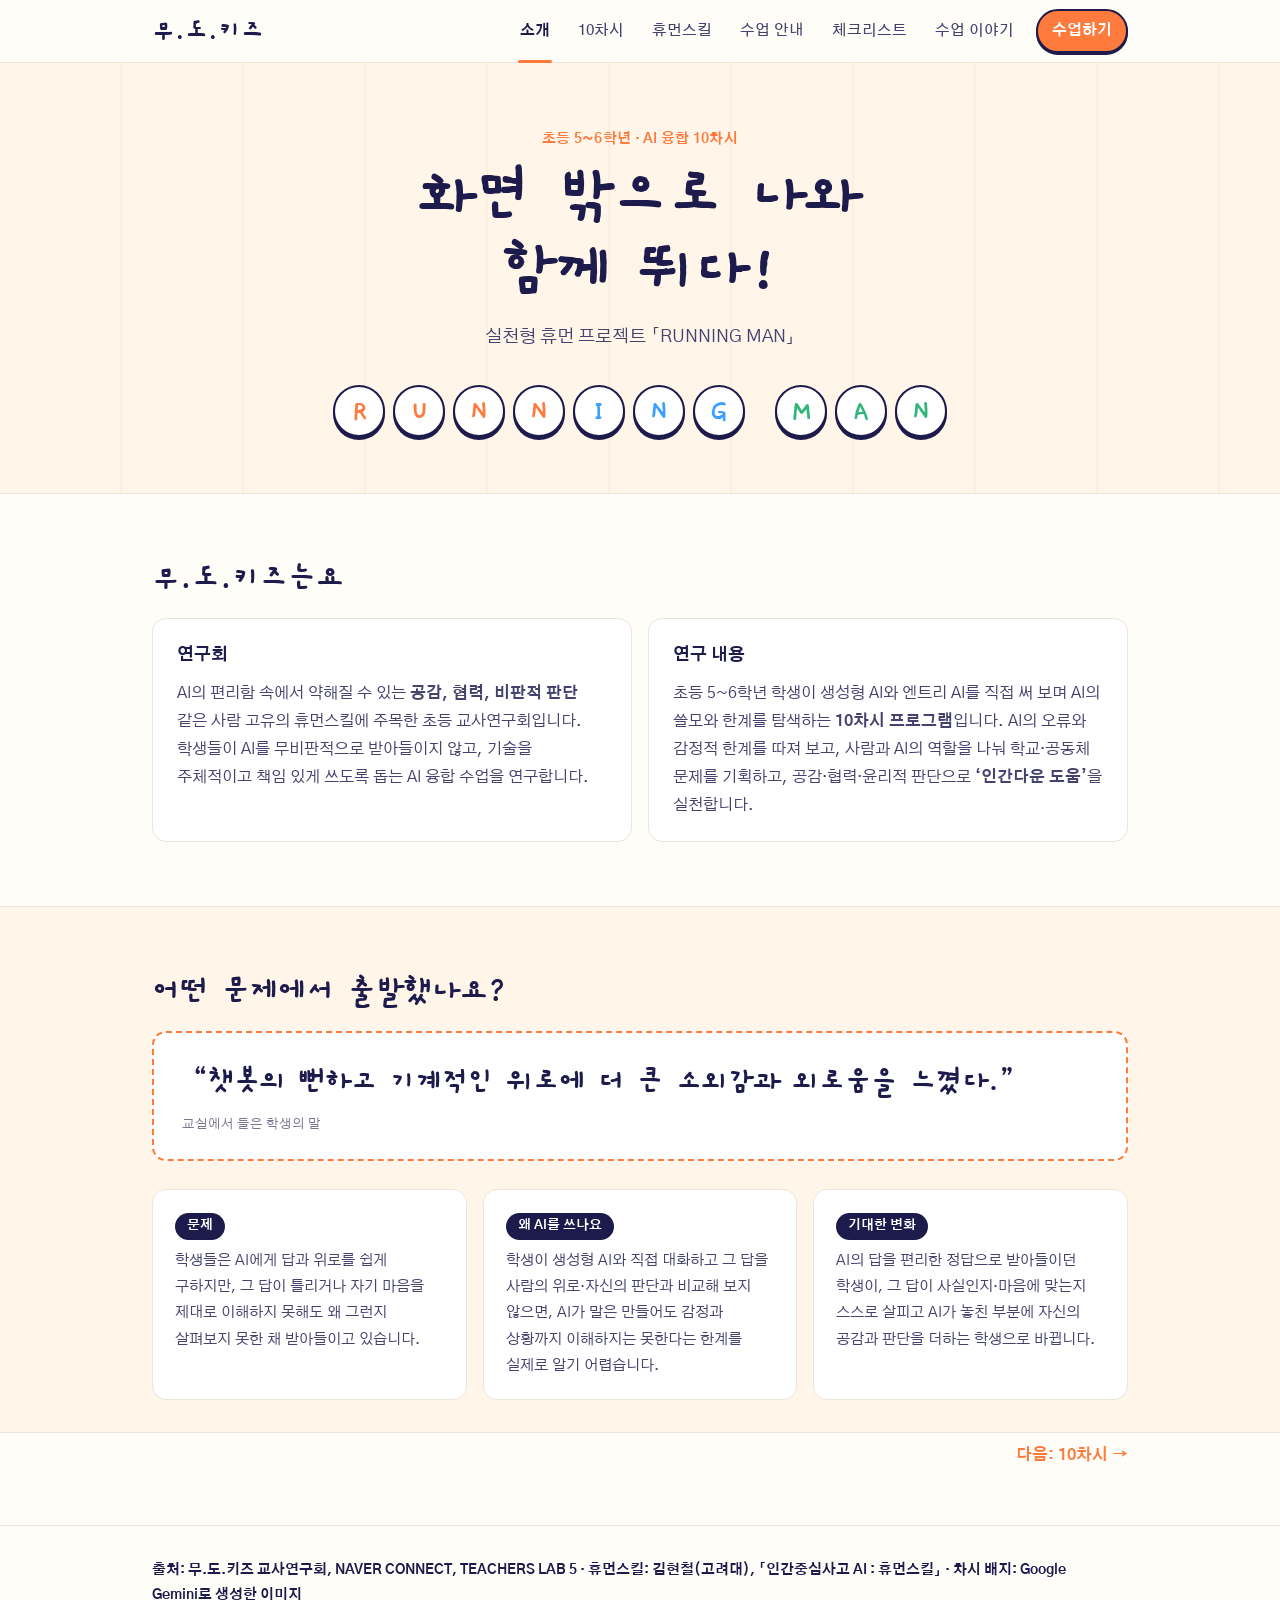
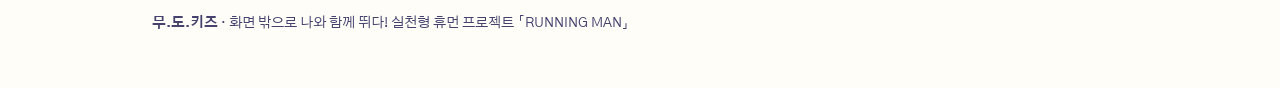
<file: index.html>
<!doctype html>
<html lang="ko">
<head>
  <meta charset="utf-8">
  <link rel="icon" type="image/png" href="assets/img/badges/1.png">
  <meta name="viewport" content="width=device-width, initial-scale=1">
  <title>무.도.키즈 · RUNNING MAN</title>
  <meta name="description" content="화면 밖으로 나와 함께 뛰다! 실천형 휴먼 프로젝트 「RUNNING MAN」 — 초등 5~6학년 AI 융합 10차시 프로그램">
  <link rel="preconnect" href="https://fonts.googleapis.com">
  <link rel="preconnect" href="https://fonts.gstatic.com" crossorigin>
  <link rel="stylesheet" href="https://fonts.googleapis.com/css2?family=Gaegu:wght@400;700&family=Gothic+A1:wght@400;500;700&display=swap">
  <link rel="stylesheet" href="assets/css/style.css">
</head>
<body>
  <header class="site-header">
    <div class="wrap header-inner">
      <a class="brand" href="#intro">무.도.키즈</a>
      <nav class="nav tabs-nav" aria-label="페이지">
        <a href="#intro" data-tab="intro">소개</a>
        <a href="#lessons" data-tab="lessons">10차시</a>
        <a href="#skills" data-tab="skills">휴먼스킬</a>
        <a href="#guide" data-tab="guide">수업 안내</a>
        <a href="#check" data-tab="check">체크리스트</a>
        <a href="#stories" data-tab="stories">수업 이야기</a>
        <a href="class.html" class="nav-class">수업하기</a>
      </nav>
    </div>
  </header>

  <main id="top">
    <!-- 첫 화면 -->
    <div class="page" data-page="intro" aria-label="소개">
    <section class="hero">
      <div class="wrap hero-inner">
        <p class="eyebrow">초등 5~6학년 · AI 융합 10차시</p>
        <h1 class="hero-title">화면 밖으로 나와<br>함께 뛰다!</h1>
        <p class="hero-sub">실천형 휴먼 프로젝트 「RUNNING MAN」</p>
        <ol class="letters" aria-label="RUNNING MAN 차시 머리글자">
          <li><a href="#l1" title="Respect">R</a></li>
          <li><a href="#l2" title="Understand">U</a></li>
          <li><a href="#l3" title="Notice">N</a></li>
          <li><a href="#l4" title="Need empathy">N</a></li>
          <li><a href="#l5" title="Interact">I</a></li>
          <li><a href="#l6" title="Network">N</a></li>
          <li><a href="#l7" title="Grow together">G</a></li>
          <li class="gap" aria-hidden="true"></li>
          <li><a href="#l8" title="Mission">M</a></li>
          <li><a href="#l9" title="Action">A</a></li>
          <li><a href="#l10" title="New Future">N</a></li>
        </ol>
      </div>
    </section>

    <!-- 연구회 -->
    <section id="about" class="section">
      <div class="wrap">
        <h2 class="section-title">무.도.키즈는요</h2>
        <div class="about-grid">
          <div class="card">
            <h3>연구회</h3>
            <p>AI의 편리함 속에서 약해질 수 있는 <strong>공감, 협력, 비판적 판단</strong> 같은 사람 고유의 휴먼스킬에 주목한 초등 교사연구회입니다. 학생들이 AI를 무비판적으로 받아들이지 않고, 기술을 주체적이고 책임 있게 쓰도록 돕는 AI 융합 수업을 연구합니다.</p>
          </div>
          <div class="card">
            <h3>연구 내용</h3>
            <p>초등 5~6학년 학생이 생성형 AI와 엔트리 AI를 직접 써 보며 AI의 쓸모와 한계를 탐색하는 <strong>10차시 프로그램</strong>입니다. AI의 오류와 감정적 한계를 따져 보고, 사람과 AI의 역할을 나눠 학교·공동체 문제를 기획하고, 공감·협력·윤리적 판단으로 <strong>‘인간다운 도움’</strong>을 실천합니다.</p>
          </div>
        </div>
      </div>
    </section>

    <!-- 출발점 -->
    <section id="problem" class="section soft">
      <div class="wrap">
        <h2 class="section-title">어떤 문제에서 출발했나요?</h2>
        <blockquote class="voice">
          <p>“챗봇의 뻔하고 기계적인 위로에 더 큰 소외감과 외로움을 느꼈다.”</p>
          <cite>교실에서 들은 학생의 말</cite>
        </blockquote>
        <div class="steps">
          <div class="step">
            <span class="step-label">문제</span>
            <p>학생들은 AI에게 답과 위로를 쉽게 구하지만, 그 답이 틀리거나 자기 마음을 제대로 이해하지 못해도 왜 그런지 살펴보지 못한 채 받아들이고 있습니다.</p>
          </div>
          <div class="step">
            <span class="step-label">왜 AI를 쓰나요</span>
            <p>학생이 생성형 AI와 직접 대화하고 그 답을 사람의 위로·자신의 판단과 비교해 보지 않으면, AI가 말은 만들어도 감정과 상황까지 이해하지는 못한다는 한계를 실제로 알기 어렵습니다.</p>
          </div>
          <div class="step">
            <span class="step-label">기대한 변화</span>
            <p>AI의 답을 편리한 정답으로 받아들이던 학생이, 그 답이 사실인지·마음에 맞는지 스스로 살피고 AI가 놓친 부분에 자신의 공감과 판단을 더하는 학생으로 바뀝니다.</p>
          </div>
        </div>
      </div>
    </section>
    </div>

    <!-- 10차시 -->
    <div class="page" data-page="lessons" aria-label="10차시">
    <section id="lessons" class="section">
      <div class="wrap">
        <h2 class="section-title">RUNNING MAN 10차시</h2>
        <p class="lead">나를 존중하는 데서 시작해 친구, 학교, 다른 나라 친구들까지 — 차시마다 머리글자 하나씩 모으며 달립니다.</p>

        <div class="phases" aria-hidden="true">
          <span class="phase p1">나와 AI 이해하기 · 1~4</span>
          <span class="phase p2">함께 연결하기 · 5~7</span>
          <span class="phase p3">실천하고 미래 만들기 · 8~10</span>
        </div>

        <div class="lesson-list">

          <details class="lesson p1" id="l1">
            <summary>
              <img class="badge badge-img" src="assets/img/badges/1.png" alt="1차시 R 배지" width="56" height="64" loading="lazy">
              <span class="lesson-head">
                <span class="lesson-no">1차시 · Respect</span>
                <span class="lesson-title">서로 존중하기</span>
                <span class="lesson-q">사람과 AI를 대할 때 존중은 왜 필요할까?</span>
              </span>
              <span class="skills"><i>주체성</i><i>사회·관계적 사고</i></span>
            </summary>
            <ul class="acts">
              <li>AI를 함부로 대하는 장면, AI가 감정을 잘못 읽은 사례로 존중의 대상과 범위 생각하기</li>
              <li>가치 카드로 나에게 중요한 가치를 고르고 짝과 우선순위 비교하기</li>
              <li>“AI를 대하는 태도는 사람 사이의 관계와 어떤 관련이 있을까?” 의견 나누기</li>
              <li>존중받았던 경험을 나누고 모둠별로 ‘존중이란 ___ 하는 것이다’ 문장 만들기</li>
            </ul>
            <p class="lesson-links"><a href="lesson.html?l=1">수업 열기</a></p>
          </details>

          <details class="lesson p1" id="l2">
            <summary>
              <img class="badge badge-img" src="assets/img/badges/2.png" alt="2차시 U 배지" width="56" height="64" loading="lazy">
              <span class="lesson-head">
                <span class="lesson-no">2차시 · Understand</span>
                <span class="lesson-title">인간과 AI 이해하기</span>
                <span class="lesson-q">AI는 무엇을 잘하고, 어떤 점을 확인해야 할까?</span>
              </span>
              <span class="skills"><i>비판적 사고</i></span>
            </summary>
            <ul class="acts">
              <li>AI 생성 그림 속 직업·가족의 모습에서 숨은 편견 찾기</li>
              <li>역할 카드를 ‘AI가 잘하는 일 · 사람이 책임질 일 · 함께할 일’로 분류하기</li>
              <li>편향을 줄이는 프롬프트로 고쳐 쓰고, 교사 시연으로 처음 결과와 비교하기</li>
              <li>“AI의 답을 믿기 전에 나는 ___을 확인하겠다” 문장 완성하기</li>
            </ul>
            <p class="lesson-links"><a href="lesson.html?l=2">수업 열기</a></p>
          </details>

          <details class="lesson p1" id="l3">
            <summary>
              <img class="badge badge-img" src="assets/img/badges/3.png" alt="3차시 N 배지" width="56" height="64" loading="lazy">
              <span class="lesson-head">
                <span class="lesson-no">3차시 · Notice</span>
                <span class="lesson-title">문제 알아차리기</span>
                <span class="lesson-q">「원숭이 꽃신」으로 편리함과 의존의 관계 살펴보기</span>
              </span>
              <span class="skills"><i>문제해결 사고</i><i>호기심</i></span>
            </summary>
            <ul class="acts">
              <li>길찾기 앱만 따라가다 주변을 못 살핀 상황으로 이야기 열기</li>
              <li>「원숭이 꽃신」을 읽고 꽃신이 준 편리함과 원숭이가 잃은 것 비교하기</li>
              <li>오소리·원숭이·꽃신·발바닥을 AI 시대와 연결해 여러 해석 만들기</li>
              <li>“AI 시대에 내가 잃지 말아야 할 발바닥은 ___이다” 문장 완성하기</li>
            </ul>
            <p class="lesson-links"><a href="lesson.html?l=3">수업 열기</a></p>
          </details>

          <details class="lesson p1" id="l4">
            <summary>
              <img class="badge badge-img" src="assets/img/badges/4.png" alt="4차시 N 배지" width="56" height="64" loading="lazy">
              <span class="lesson-head">
                <span class="lesson-no">4차시 · Need empathy</span>
                <span class="lesson-title">공감하기</span>
                <span class="lesson-q">상대의 마음에 닿는 위로는 어떤 모습일까?</span>
              </span>
              <span class="skills"><i>직관적 통찰</i></span>
            </summary>
            <ul class="acts">
              <li>같은 고민에 대한 위로 글 두 편에서 감정 인정·상황 이해·구체적 도움 등 공감 요소 찾기</li>
              <li>고민 상황 카드로 해결책 제시·감정 인정·질문하기·말없이 곁에 있기 역할극</li>
              <li>상황에 맞는 위로 문장을 만들어 학급 ‘위로 대사집’에 모으기</li>
            </ul>
            <p class="lesson-links"><a href="lesson.html?l=4">수업 열기</a></p>
          </details>

          <details class="lesson p2" id="l5">
            <summary>
              <img class="badge badge-img" src="assets/img/badges/5.png" alt="5차시 I 배지" width="56" height="64" loading="lazy">
              <span class="lesson-head">
                <span class="lesson-no">5차시 · Interact</span>
                <span class="lesson-title">협력하기</span>
                <span class="lesson-q">사람과 AI, 그리고 다른 나라 친구들은 어떻게 협력할 수 있을까?</span>
              </span>
              <span class="skills"><i>창의적 사고</i><i>사회·관계적 사고</i></span>
            </summary>
            <ul class="acts">
              <li>태국 Prasarnmit 초등학교 친구들과 나누고 싶은 마음 정하기</li>
              <li>공동 춤 뮤직비디오와 씨앗 그림·편지 초안 구상하기</li>
              <li>AI가 도울 일(아이디어 제안)과 우리가 직접 정할 일(의미·최종 표현) 나누기</li>
              <li>국제교류 예절과 개인정보 보호 방법 확인하기</li>
            </ul>
            <p class="lesson-links"><a href="lesson.html?l=5">수업 열기</a></p>
          </details>

          <details class="lesson p2" id="l6">
            <summary>
              <img class="badge badge-img" src="assets/img/badges/6.png" alt="6차시 N 배지" width="56" height="64" loading="lazy">
              <span class="lesson-head">
                <span class="lesson-no">6차시 · Network</span>
                <span class="lesson-title">공동체 연결하기</span>
                <span class="lesson-q">춤과 음악은 어떻게 우리를 연결할까?</span>
              </span>
              <span class="skills"><i>윤리적 사고</i><i>성찰적 사고</i></span>
            </summary>
            <ul class="acts">
              <li>한국과 태국의 춤·음악에서 공통점과 차이점 찾기</li>
              <li>공동 뮤직비디오에 담을 메시지와 각자의 역할 정하기</li>
              <li>AI 번역을 쓸 때 다시 확인하기·개인정보 넣지 않기 등 지킬 점 정하기</li>
            </ul>
            <p class="lesson-links"><a href="lesson.html?l=6">수업 열기</a></p>
          </details>

          <details class="lesson p2" id="l7">
            <summary>
              <img class="badge badge-img" src="assets/img/badges/7.png" alt="7차시 G 배지" width="56" height="64" loading="lazy">
              <span class="lesson-head">
                <span class="lesson-no">7차시 · Grow together</span>
                <span class="lesson-title">함께 성장하기</span>
                <span class="lesson-q">함께 만든 결과물에는 어떤 배움이 담겨 있을까?</span>
              </span>
              <span class="skills"><i>성찰적 사고</i><i>통합적 사고</i></span>
            </summary>
            <ul class="acts">
              <li>한국·태국 학생이 함께 공동 뮤직비디오 만들기</li>
              <li>Zoom 실시간 번역과 춤·표정으로 한 소통의 장점과 한계 비교하기</li>
              <li>친구의 기여를 구체적인 행동으로 적어 전하고 배운 점 나누기</li>
            </ul>
            <p class="lesson-links"><a href="lesson.html?l=7">수업 열기</a></p>
          </details>

          <details class="lesson p3" id="l8">
            <summary>
              <img class="badge badge-img" src="assets/img/badges/8.png" alt="8차시 M 배지" width="56" height="64" loading="lazy">
              <span class="lesson-head">
                <span class="lesson-no">8차시 · Mission</span>
                <span class="lesson-title">실천하기</span>
                <span class="lesson-q">그림과 편지로 서로의 마음을 어떻게 전할 수 있을까?</span>
              </span>
              <span class="skills"><i>직관적 통찰</i><i>문제해결 사고</i></span>
            </summary>
            <ul class="acts">
              <li>한지에 붓으로 감정을 표현해 꿈과 바람을 담은 씨앗 그림 만들기</li>
              <li>AI는 아이디어 탐색에만 쓰고, 그림과 편지는 직접 고르고 다듬어 완성하기</li>
              <li>태국어 인사·응원 표현을 넣은 손편지 쓰기</li>
              <li>AI 그림과 내 그림을 감정 전달·정성·개성의 눈으로 비교하기</li>
            </ul>
            <p class="lesson-links"><a href="lesson.html?l=8">수업 열기</a></p>
          </details>

          <details class="lesson p3" id="l9">
            <summary>
              <img class="badge badge-img" src="assets/img/badges/9.png" alt="9차시 A 배지" width="56" height="64" loading="lazy">
              <span class="lesson-head">
                <span class="lesson-no">9차시 · Action</span>
                <span class="lesson-title">행하기</span>
                <span class="lesson-q">교류에서 나눈 마음을 어떤 행동으로 이어갈 수 있을까?</span>
              </span>
              <span class="skills"><i>주체성</i><i>윤리적 사고</i></span>
            </summary>
            <ul class="acts">
              <li>태국 친구에게 받은 그림·편지에서 새로 알게 된 점 나누기</li>
              <li>도움받을 사람의 뜻을 먼저 묻고 교실 속 공동체 도움 활동 계획·실천하기</li>
              <li>책임 있는 AI 활용을 위한 학급 약속 만들어 게시하기</li>
            </ul>
            <p class="lesson-links"><a href="lesson.html?l=9">수업 열기</a></p>
          </details>

          <details class="lesson p3" id="l10">
            <summary>
              <img class="badge badge-img" src="assets/img/badges/10.png" alt="10차시 N 배지" width="56" height="64" loading="lazy">
              <span class="lesson-head">
                <span class="lesson-no">10차시 · New Future</span>
                <span class="lesson-title">미래 만들기</span>
                <span class="lesson-q">AI 시대에 나는 어떤 사람으로 살아가고 싶은가?</span>
              </span>
              <span class="skills"><i>성찰적 사고</i><i>적응성</i></span>
            </summary>
            <ul class="acts">
              <li>프로젝트 결과물을 다시 보며 처음과 지금의 나 비교하기</li>
              <li>“AI 시대, 나는 어떤 인간으로 살아갈 것인가?” 미래 선언문 쓰기</li>
              <li>선언문을 발표하고 친구의 변화와 강점을 구체적인 장면으로 격려하기</li>
            </ul>
            <p class="lesson-links"><a href="lesson.html?l=10">수업 열기</a></p>
          </details>

        </div>
      </div>
    </section>
    </div>

    <!-- 운영 안내 -->



    <div class="page" data-page="skills" aria-label="휴먼스킬">
    <section id="skills" class="section">
      <div class="wrap">
        <h2 class="section-title">RUNNING MAN이 키우는 휴먼스킬</h2>
        <p class="lead"><b>인간중심 사고</b>는 “기술이 대신할 수 없는 인간만의 고유 능력으로 AI 활용에 있어 가장 중요한 사고 능력”이에요. 휴먼스킬은 세 갈래 12가지이고, RUNNING MAN은 그중 11가지를 10차시 동안 키워요.</p>
        <div class="ax-wrap">
          <p class="ax-core"><b>휴먼스킬</b><span>인간중심 사고</span></p>
          <div class="ax-cols">
            <section class="ax ax-center"><h3 class="ax-name">중심잡기</h3><p class="ax-desc">AI 시대의 변화에 휘둘리지 않고 스스로 중심을 잡고 성장하기 위한 토대 역량</p><ul>
              <li><b>주체성</b><p class="ax-lec">스스로 문제의식을 가지고 주체적으로 인공지능 도구 사용</p><p>내 생각과 판단을 스스로 세우고 책임 있게 선택하는 힘</p><span class="sk-mini"><a href="lesson.html?l=1" title="1차시 서로 존중하기"><img class="" src="assets/img/badges/1.png" alt="1차시 R" loading="lazy"></a><a href="lesson.html?l=9" title="9차시 행하기"><img class="" src="assets/img/badges/9.png" alt="9차시 A" loading="lazy"></a></span></li>
              <li><b>적응성</b><p class="ax-lec">변화하는 환경에 유연하게 대응하며 현장의 목소리와 새로운 가능성 탐구</p><p>달라지는 상황에서도 가치를 지키며 알맞게 행동을 바꾸는 힘</p><span class="sk-mini"><a href="lesson.html?l=10" title="10차시 미래 만들기"><img class="" src="assets/img/badges/10.png" alt="10차시 N" loading="lazy"></a></span></li>
              <li><b>호기심</b><p class="ax-lec">변화하는 환경에 유연하게 대응하며 현장의 목소리와 새로운 가능성 탐구</p><p>궁금한 것을 묻고 스스로 알아보려는 힘</p><span class="sk-mini"><em>사전·사후 설문</em></span></li>
            </ul></section>
            <section class="ax ax-reflect"><h3 class="ax-name">성찰하기</h3><ul>
              <li><b>비판적 사고</b><p class="ax-lec">결과를 무비판적으로 수용하지 않고 점검</p><p>정보와 AI의 답을 그대로 믿지 않고 근거를 따져 보는 힘</p><span class="sk-mini"><a href="lesson.html?l=2" title="2차시 인간과 AI 이해하기"><img class="" src="assets/img/badges/2.png" alt="2차시 U" loading="lazy"></a><a href="lesson.html?l=3" title="3차시 문제 알아차리기"><img class="" src="assets/img/badges/3.png" alt="3차시 N" loading="lazy"></a></span></li>
              <li><b>윤리적 사고</b><p class="ax-lec">고객 불만을 외면하지 않고 공정성과 책임에 대해 고민</p><p>나와 남, 공동체에 미칠 영향을 생각해 옳은 쪽을 고르는 힘</p><span class="sk-mini"><a href="lesson.html?l=6" title="6차시 공동체 연결하기"><img class="" src="assets/img/badges/6.png" alt="6차시 N" loading="lazy"></a><a href="lesson.html?l=9" title="9차시 행하기"><img class="" src="assets/img/badges/9.png" alt="9차시 A" loading="lazy"></a></span></li>
              <li><b>성찰적 사고</b><p class="ax-lec">‘성과’를 단순한 ‘결과’로 보는 것이 아닌 사회와 고객에게 어떤 의미인지 돌아보는 사고</p><p>내 경험과 배움을 돌아보고 다음을 더 낫게 만드는 힘</p><span class="sk-mini"><a href="lesson.html?l=6" title="6차시 공동체 연결하기"><img class="" src="assets/img/badges/6.png" alt="6차시 N" loading="lazy"></a><a href="lesson.html?l=7" title="7차시 함께 성장하기"><img class="" src="assets/img/badges/7.png" alt="7차시 G" loading="lazy"></a><a href="lesson.html?l=10" title="10차시 미래 만들기"><img class="" src="assets/img/badges/10.png" alt="10차시 N" loading="lazy"></a></span></li>
              <li><b>사회·관계적 사고</b><p class="ax-lec">동료와 함께 해결책 논의</p><p>다른 사람의 생각과 감정을 존중하며 좋은 관계를 맺는 힘</p><span class="sk-mini"><a href="lesson.html?l=1" title="1차시 서로 존중하기"><img class="" src="assets/img/badges/1.png" alt="1차시 R" loading="lazy"></a><a href="lesson.html?l=5" title="5차시 협력하기"><img class="" src="assets/img/badges/5.png" alt="5차시 I" loading="lazy"></a></span></li>
            </ul></section>
            <section class="ax ax-fuse"><h3 class="ax-name">융합하기</h3><ul>
              <li><b>창의적 사고</b><p class="ax-lec">문제 제기를 넘어 다른 부서의 데이터를 연결해 원인을 찾고 새로운 아이디어를 제시하고 실행 가능한 해결책 탐색</p><p>새로운 생각을 떠올리고 더 나은 방법을 설계하는 힘</p><span class="sk-mini"><a href="lesson.html?l=5" title="5차시 협력하기"><img class="" src="assets/img/badges/5.png" alt="5차시 I" loading="lazy"></a></span></li>
              <li><b>직관적 통찰</b><p class="ax-lec">상황을 꿰뚫는 능력</p><p>표정·분위기 같은 작은 신호에서 상대의 마음과 핵심을 알아차리는 힘</p><span class="sk-mini"><a href="lesson.html?l=4" title="4차시 공감하기"><img class="" src="assets/img/badges/4.png" alt="4차시 N" loading="lazy"></a><a href="lesson.html?l=8" title="8차시 실천하기"><img class="" src="assets/img/badges/8.png" alt="8차시 M" loading="lazy"></a></span></li>
              <li><b>문제해결 사고</b><p class="ax-lec">문제 제기를 넘어 다른 부서의 데이터를 연결해 원인을 찾고 새로운 아이디어를 제시하고 실행 가능한 해결책 탐색</p><p>필요한 것을 찾아 알맞은 방법으로 실천하며 문제를 푸는 힘</p><span class="sk-mini"><a href="lesson.html?l=8" title="8차시 실천하기"><img class="" src="assets/img/badges/8.png" alt="8차시 M" loading="lazy"></a></span></li>
              <li><b>맥락적 사고</b><p class="ax-lec">다양한 관점을 아우르는 능력</p><p>말과 상황 뒤에 숨은 뜻과 배경을 함께 읽는 힘</p><span class="sk-mini"><a href="lesson.html?l=3" title="3차시 문제 알아차리기"><img class="" src="assets/img/badges/3.png" alt="3차시 N" loading="lazy"></a></span></li>
              <li><b>통합적 사고</b><p class="ax-lec">다양한 관점을 아우르는 능력</p><p>여러 사람의 생각과 강점을 엮어 더 큰 답을 만드는 힘</p><span class="sk-mini"><a href="lesson.html?l=7" title="7차시 함께 성장하기"><img class="" src="assets/img/badges/7.png" alt="7차시 G" loading="lazy"></a></span></li>
            </ul></section>
          </div>
          <p class="small note">휴먼스킬 출처: <a href="https://techrun.connect.or.kr/online/course/83/lecture/107" target="_blank" rel="noopener">김현철(고려대학교 컴퓨터학과 교수), 「인간중심사고 AI : 휴먼스킬」, 네이버커넥트재단 테크런</a>.</p>
        </div>

        <h3 class="sk-h">10차시 휴먼스킬 길</h3>
        <div class="sk-road">
          <div class="sk-phase p1"><p class="sk-phase-name">나와 AI 이해하기 <span>1~4차시</span></p><ol>
            <li><a href="lesson.html?l=1"><img class="sk-badge" src="assets/img/badges/1.png" alt="1차시 R" loading="lazy"><span class="sk-step"><b>1차시 · 서로 존중하기</b><span class="sk-tag ax-reflect">사회·관계적 사고</span><span class="sk-tag ax-center">주체성</span></span></a></li>
            <li><a href="lesson.html?l=2"><img class="sk-badge" src="assets/img/badges/2.png" alt="2차시 U" loading="lazy"><span class="sk-step"><b>2차시 · 인간과 AI 이해하기</b><span class="sk-tag ax-reflect">비판적 사고</span></span></a></li>
            <li><a href="lesson.html?l=3"><img class="sk-badge" src="assets/img/badges/3.png" alt="3차시 N" loading="lazy"><span class="sk-step"><b>3차시 · 문제 알아차리기</b><span class="sk-tag ax-reflect">비판적 사고</span><span class="sk-tag ax-fuse">맥락적 사고</span></span></a></li>
            <li><a href="lesson.html?l=4"><img class="sk-badge" src="assets/img/badges/4.png" alt="4차시 N" loading="lazy"><span class="sk-step"><b>4차시 · 공감하기</b><span class="sk-tag ax-fuse">직관적 통찰</span></span></a></li>
          </ol></div>
          <div class="sk-phase p2"><p class="sk-phase-name">함께 연결하기 <span>5~7차시</span></p><ol>
            <li><a href="lesson.html?l=5"><img class="sk-badge" src="assets/img/badges/5.png" alt="5차시 I" loading="lazy"><span class="sk-step"><b>5차시 · 협력하기</b><span class="sk-tag ax-fuse">창의적 사고</span><span class="sk-tag ax-reflect">사회·관계적 사고</span></span></a></li>
            <li><a href="lesson.html?l=6"><img class="sk-badge" src="assets/img/badges/6.png" alt="6차시 N" loading="lazy"><span class="sk-step"><b>6차시 · 공동체 연결하기</b><span class="sk-tag ax-reflect">윤리적 사고</span><span class="sk-tag ax-reflect">성찰적 사고</span></span></a></li>
            <li><a href="lesson.html?l=7"><img class="sk-badge" src="assets/img/badges/7.png" alt="7차시 G" loading="lazy"><span class="sk-step"><b>7차시 · 함께 성장하기</b><span class="sk-tag ax-reflect">성찰적 사고</span><span class="sk-tag ax-fuse">통합적 사고</span></span></a></li>
          </ol></div>
          <div class="sk-phase p3"><p class="sk-phase-name">실천하고 미래 만들기 <span>8~10차시</span></p><ol>
            <li><a href="lesson.html?l=8"><img class="sk-badge" src="assets/img/badges/8.png" alt="8차시 M" loading="lazy"><span class="sk-step"><b>8차시 · 실천하기</b><span class="sk-tag ax-fuse">직관적 통찰</span><span class="sk-tag ax-fuse">문제해결 사고</span></span></a></li>
            <li><a href="lesson.html?l=9"><img class="sk-badge" src="assets/img/badges/9.png" alt="9차시 A" loading="lazy"><span class="sk-step"><b>9차시 · 행하기</b><span class="sk-tag ax-center">주체성</span><span class="sk-tag ax-reflect">윤리적 사고</span></span></a></li>
            <li><a href="lesson.html?l=10"><img class="sk-badge" src="assets/img/badges/10.png" alt="10차시 N" loading="lazy"><span class="sk-step"><b>10차시 · 미래 만들기</b><span class="sk-tag ax-reflect">성찰적 사고</span><span class="sk-tag ax-center">적응성</span></span></a></li>
          </ol></div>
        </div>

        <h3 class="sk-h">자랐는지 이렇게 확인해요</h3>
        <ol class="sk-flow">
          <li><span class="sk-flow-when">1차시 전</span><b>사전 설문</b><p>수업하기에서 띄우고, 결과 CSV를 받아 둬요.</p></li>
          <li><span class="sk-flow-when">차시마다</span><b>평가 초안</b><p>실시간 현황이 활동지 답을 상·중·하로 정리해요. 선생님이 확정해요.</p></li>
          <li><span class="sk-flow-when">10차시 뒤</span><b>사후 설문 · 비교</b><p>사전 CSV를 불러와 휴먼스킬별 변화를 봐요.</p></li>
        </ol>

        <h3 class="sk-h">차시별 알기 → 하기 → 가치</h3>
        <div class="kdv" data-kdv>
          <div class="kdv-pick" role="tablist" aria-label="차시 고르기">
            <button type="button" role="tab" class="kdv-btn p1" data-kdv-n="1" aria-selected="true" aria-controls="kdv-1"><img class="" src="assets/img/badges/1.png" alt="1차시 R" loading="lazy"><span>1</span></button>
            <button type="button" role="tab" class="kdv-btn p1" data-kdv-n="2" aria-selected="false" aria-controls="kdv-2"><img class="" src="assets/img/badges/2.png" alt="2차시 U" loading="lazy"><span>2</span></button>
            <button type="button" role="tab" class="kdv-btn p1" data-kdv-n="3" aria-selected="false" aria-controls="kdv-3"><img class="" src="assets/img/badges/3.png" alt="3차시 N" loading="lazy"><span>3</span></button>
            <button type="button" role="tab" class="kdv-btn p1" data-kdv-n="4" aria-selected="false" aria-controls="kdv-4"><img class="" src="assets/img/badges/4.png" alt="4차시 N" loading="lazy"><span>4</span></button>
            <button type="button" role="tab" class="kdv-btn p2" data-kdv-n="5" aria-selected="false" aria-controls="kdv-5"><img class="" src="assets/img/badges/5.png" alt="5차시 I" loading="lazy"><span>5</span></button>
            <button type="button" role="tab" class="kdv-btn p2" data-kdv-n="6" aria-selected="false" aria-controls="kdv-6"><img class="" src="assets/img/badges/6.png" alt="6차시 N" loading="lazy"><span>6</span></button>
            <button type="button" role="tab" class="kdv-btn p2" data-kdv-n="7" aria-selected="false" aria-controls="kdv-7"><img class="" src="assets/img/badges/7.png" alt="7차시 G" loading="lazy"><span>7</span></button>
            <button type="button" role="tab" class="kdv-btn p3" data-kdv-n="8" aria-selected="false" aria-controls="kdv-8"><img class="" src="assets/img/badges/8.png" alt="8차시 M" loading="lazy"><span>8</span></button>
            <button type="button" role="tab" class="kdv-btn p3" data-kdv-n="9" aria-selected="false" aria-controls="kdv-9"><img class="" src="assets/img/badges/9.png" alt="9차시 A" loading="lazy"><span>9</span></button>
            <button type="button" role="tab" class="kdv-btn p3" data-kdv-n="10" aria-selected="false" aria-controls="kdv-10"><img class="" src="assets/img/badges/10.png" alt="10차시 N" loading="lazy"><span>10</span></button>
          </div>
          <section class="kdv-panel p1" id="kdv-1" role="tabpanel">
            <p class="kdv-title"><a href="lesson.html?l=1">1차시 · 서로 존중하기</a></p>
            <div class="kdv-row"><p class="kdv-skill">사회·관계적 사고</p><ol class="kdv-flow">
              <li class="k"><span>알기</span><p>상호 존중 — 나와 다른 존재의 생각·감정·가치를 인정하고 관계를 맺는 것</p></li>
              <li class="d"><span>하기</span><p>서로 다른 가치관을 비교하고, 타인의 경험과 감정을 경청하며 존중의 의미를 설명하기</p></li>
              <li class="v"><span>가치</span><p>사람과 AI를 포함한 다양한 존재를 함부로 대하지 않고 존중하려는 자세</p></li>
            </ol></div>
            <div class="kdv-row"><p class="kdv-skill">주체성</p><ol class="kdv-flow">
              <li class="k"><span>알기</span><p>자기 이해 — 자신의 가치와 판단을 인식하고 책임 있게 선택하는 것</p></li>
              <li class="d"><span>하기</span><p>존중의 대상과 범위에 관한 자신의 생각을 근거와 함께 표현하고, 다른 의견을 검토하기</p></li>
              <li class="v"><span>가치</span><p>타인의 의견을 존중하면서도 자신의 판단을 주체적으로 형성하려는 자세</p></li>
            </ol></div>
          </section>
          <section class="kdv-panel p1" id="kdv-2" role="tabpanel" hidden>
            <p class="kdv-title"><a href="lesson.html?l=2">2차시 · 인간과 AI 이해하기</a></p>
            <div class="kdv-row"><p class="kdv-skill">비판적 사고</p><ol class="kdv-flow">
              <li class="k"><span>알기</span><p>AI의 답변은 학습 데이터와 확률에 기반하므로, 사실과 다른 정보를 그럴듯하게 제시하거나 사회의 편견을 되풀이할 수 있음</p></li>
              <li class="d"><span>하기</span><p>AI 답변을 신뢰할 만한 자료와 비교하여 사실 오류·누락·편향된 표현을 찾아 고치기</p></li>
              <li class="v"><span>가치</span><p>AI의 결과를 정답으로 받아들이지 않고, 근거를 확인한 뒤 책임 있게 활용하려는 자세</p></li>
            </ol></div>
          </section>
          <section class="kdv-panel p1" id="kdv-3" role="tabpanel" hidden>
            <p class="kdv-title"><a href="lesson.html?l=3">3차시 · 문제 알아차리기</a></p>
            <div class="kdv-row"><p class="kdv-skill">비판적 사고</p><ol class="kdv-flow">
              <li class="k"><span>알기</span><p>문제를 해결하려면 겉으로 드러난 현상뿐 아니라, 그 안에서 어려움을 겪는 사람과 원인을 함께 살펴야 함</p></li>
              <li class="d"><span>하기</span><p>이야기 속 인물과 사건을 AI 시대의 문제 상황과 연결하고, 원인과 영향을 근거를 들어 설명하기</p></li>
              <li class="v"><span>가치</span><p>누군가의 어려움을 당연하게 여기지 않고 더 나은 해결 방법을 찾으려는 자세</p></li>
            </ol></div>
            <div class="kdv-row"><p class="kdv-skill">맥락적 사고</p><ol class="kdv-flow">
              <li class="k"><span>알기</span><p>이야기 속 생략된 내용과 상징에는 더 깊이 생각해 볼 질문과 의미가 담길 수 있음</p></li>
              <li class="d"><span>하기</span><p>인물·사물·사건에 대해 궁금한 점을 만들고, 글과 자신의 경험을 바탕으로 의미를 탐색하기</p></li>
              <li class="v"><span>가치</span><p>처음 떠오른 해석에 머무르지 않고 &quot;왜 그럴까?&quot;, &quot;다른 방법은 없을까?&quot;를 묻는 태도</p></li>
            </ol></div>
          </section>
          <section class="kdv-panel p1" id="kdv-4" role="tabpanel" hidden>
            <p class="kdv-title"><a href="lesson.html?l=4">4차시 · 공감하기</a></p>
            <div class="kdv-row"><p class="kdv-skill">직관적 통찰</p><ol class="kdv-flow">
              <li class="k"><span>알기</span><p>공감은 말로 드러난 내용뿐 아니라 표정·상황·관계·감정의 흐름을 함께 살펴 상대의 마음을 알아차리는 것</p></li>
              <li class="d"><span>하기</span><p>AI와 사람이 제시한 위로의 차이를 비교하고, 상대의 감정과 상황에 알맞은 공감 표현을 골라 말이나 글로 나타내기</p></li>
              <li class="v"><span>가치</span><p>정답처럼 보이는 조언보다 마음에 닿는 말의 가치를 알고, 타인의 어려움에 따뜻하게 반응하려는 자세</p></li>
            </ol></div>
          </section>
          <section class="kdv-panel p2" id="kdv-5" role="tabpanel" hidden>
            <p class="kdv-title"><a href="lesson.html?l=5">5차시 · 협력하기</a></p>
            <div class="kdv-row"><p class="kdv-skill">창의적 사고</p><ol class="kdv-flow">
              <li class="k"><span>알기</span><p>AI는 검색·분류·초안 작성 등에서 도움을 줄 수 있지만, 문제 해결의 방향과 의미는 사람이 창의적으로 설계해야 함</p></li>
              <li class="d"><span>하기</span><p>AI와 사람이 맡을 역할을 나누고, 새로운 협력 아이디어를 구상하기</p></li>
              <li class="v"><span>가치</span><p>AI를 정답 제공 도구가 아니라 더 나은 방법을 함께 만드는 협업 도구로 쓰려는 태도</p></li>
            </ol></div>
            <div class="kdv-row"><p class="kdv-skill">사회·관계적 사고</p><ol class="kdv-flow">
              <li class="k"><span>알기</span><p>사람과 AI의 협력에는 편리함뿐 아니라 공정성·책임·관계에 대한 고려가 필요함</p></li>
              <li class="d"><span>하기</span><p>AI가 도울 수 있는 일과 사람이 판단해야 할 일을 구분하고, 공동체에 미칠 영향을 설명하기</p></li>
              <li class="v"><span>가치</span><p>AI 활용 과정에서도 사람의 존엄·관계·책임을 소중히 여기는 자세</p></li>
            </ol></div>
          </section>
          <section class="kdv-panel p2" id="kdv-6" role="tabpanel" hidden>
            <p class="kdv-title"><a href="lesson.html?l=6">6차시 · 공동체 연결하기</a></p>
            <div class="kdv-row"><p class="kdv-skill">윤리적 사고</p><ol class="kdv-flow">
              <li class="k"><span>알기</span><p>AI 사용은 개인의 편리함을 넘어 타인·공동체·지구촌에 영향을 줄 수 있음</p></li>
              <li class="d"><span>하기</span><p>AI 사용 상황을 존중·공정성·다양성의 관점으로 판단하고 근거를 들어 설명하기</p></li>
              <li class="v"><span>가치</span><p>AI를 쓸 때 나와 다른 사람의 권리와 입장을 존중하며 책임 있게 행동하려는 자세</p></li>
            </ol></div>
            <div class="kdv-row"><p class="kdv-skill">성찰적 사고</p><ol class="kdv-flow">
              <li class="k"><span>알기</span><p>사람은 타인의 도움을 받으며 관계와 경험 속에서 성장하는 존재임</p></li>
              <li class="d"><span>하기</span><p>나와 타인·학교·지역·지구촌의 연결을 돌아보고 자신의 AI 사용 태도를 성찰하기</p></li>
              <li class="v"><span>가치</span><p>자신이 공동체에 미치는 영향을 생각하며 더 나은 관계를 위해 실천하려는 태도</p></li>
            </ol></div>
          </section>
          <section class="kdv-panel p2" id="kdv-7" role="tabpanel" hidden>
            <p class="kdv-title"><a href="lesson.html?l=7">7차시 · 함께 성장하기</a></p>
            <div class="kdv-row"><p class="kdv-skill">성찰적 사고</p><ol class="kdv-flow">
              <li class="k"><span>알기</span><p>함께 성장하려면 자신의 배움과 협동 과정을 돌아보고 더 나아질 점을 찾아야 함</p></li>
              <li class="d"><span>하기</span><p>협력 과정에서 자신의 역할·변화·부족했던 점을 돌아보고 실천 다짐으로 표현하기</p></li>
              <li class="v"><span>가치</span><p>자신과 친구, 모둠의 성장을 소중히 여기며 더 나은 참여를 위해 노력하는 자세</p></li>
            </ol></div>
            <div class="kdv-row"><p class="kdv-skill">통합적 사고</p><ol class="kdv-flow">
              <li class="k"><span>알기</span><p>좋은 아이디어는 여러 사람의 강점·의견·경험이 이어질 때 더 발전함</p></li>
              <li class="d"><span>하기</span><p>강점과 피드백을 바탕으로 공동 작업을 보완하고, 배운 내용을 연결해 설명하기</p></li>
              <li class="v"><span>가치</span><p>서로 다른 의견과 강점을 합쳐 공동 결과물을 더 좋게 만들려는 태도</p></li>
            </ol></div>
          </section>
          <section class="kdv-panel p3" id="kdv-8" role="tabpanel" hidden>
            <p class="kdv-title"><a href="lesson.html?l=8">8차시 · 실천하기</a></p>
            <div class="kdv-row"><p class="kdv-skill">직관적 통찰</p><ol class="kdv-flow">
              <li class="k"><span>알기</span><p>인간다운 도움은 말로 드러난 필요뿐 아니라 상대의 감정·문화·상황을 함께 살피는 데서 시작됨</p></li>
              <li class="d"><span>하기</span><p>색·선·글·언어 표현으로 상대에게 전하고 싶은 감정과 응원을 표현하기</p></li>
              <li class="v"><span>가치</span><p>다른 나라 친구의 마음과 문화를 존중하며 진심이 담긴 표현으로 관계를 맺으려는 태도</p></li>
            </ol></div>
            <div class="kdv-row"><p class="kdv-skill">문제해결 사고</p><ol class="kdv-flow">
              <li class="k"><span>알기</span><p>도움을 실천하려면 상대에게 필요한 것을 파악하고 적절한 방법으로 마음을 전해야 함</p></li>
              <li class="d"><span>하기</span><p>씨앗 그림과 편지를 구성하고, AI 표현과 사람의 직접 표현을 비교해 더 나은 전달 방법 찾기</p></li>
              <li class="v"><span>가치</span><p>기술의 도움을 쓰되, 사람의 판단과 정성이 필요한 부분을 소중히 여기는 자세</p></li>
            </ol></div>
          </section>
          <section class="kdv-panel p3" id="kdv-9" role="tabpanel" hidden>
            <p class="kdv-title"><a href="lesson.html?l=9">9차시 · 행하기</a></p>
            <div class="kdv-row"><p class="kdv-skill">주체성</p><ol class="kdv-flow">
              <li class="k"><span>알기</span><p>공동체를 돕는 실천은 상대의 필요를 살피고 내가 할 수 있는 일을 스스로 고르는 데서 시작됨</p></li>
              <li class="d"><span>하기</span><p>도움 활동을 계획·실행하고, 자신의 역할과 실천 결과를 기록하기</p></li>
              <li class="v"><span>가치</span><p>작은 일이라도 스스로 골라 실천하고 맡은 역할에 책임을 다하는 자세</p></li>
            </ol></div>
            <div class="kdv-row"><p class="kdv-skill">윤리적 사고</p><ol class="kdv-flow">
              <li class="k"><span>알기</span><p>도움 활동과 AI 활용에서는 상대의 권리와 상황을 존중하고, 행동이 공동체에 미치는 영향을 생각해야 함</p></li>
              <li class="d"><span>하기</span><p>상대의 의사와 개인정보를 존중하는 방법을 찾고, AI를 책임 있게 쓰기 위한 학급 약속을 만들기</p></li>
              <li class="v"><span>가치</span><p>나의 편리함뿐 아니라 다른 사람에게 미칠 영향을 생각하며 약속을 지키려는 태도</p></li>
            </ol></div>
          </section>
          <section class="kdv-panel p3" id="kdv-10" role="tabpanel" hidden>
            <p class="kdv-title"><a href="lesson.html?l=10">10차시 · 미래 만들기</a></p>
            <div class="kdv-row"><p class="kdv-skill">성찰적 사고</p><ol class="kdv-flow">
              <li class="k"><span>알기</span><p>성장은 결과뿐 아니라 생각·태도·관계의 변화를 돌아보는 과정에서 확인할 수 있음</p></li>
              <li class="d"><span>하기</span><p>활동 기록을 바탕으로 개인과 모둠이 성장한 점을 찾고, 배운 점·느낀 점·실천할 점을 정리하기</p></li>
              <li class="v"><span>가치</span><p>자신과 친구의 노력과 변화를 소중히 여기고 배움을 일상에서 이어 가려는 자세</p></li>
            </ol></div>
            <div class="kdv-row"><p class="kdv-skill">적응성</p><ol class="kdv-flow">
              <li class="k"><span>알기</span><p>AI 기술과 생활이 달라져도 사람을 존중하는 가치를 지키며 새로운 상황에 맞게 행동을 조정해야 함</p></li>
              <li class="d"><span>하기</span><p>AI 시대에 지키고 싶은 가치와 실천 방법을 미래 선언문으로 표현하고, 상황이 달라질 때 방법을 보완하기</p></li>
              <li class="v"><span>가치</span><p>새로운 기술과 다양한 의견을 열린 태도로 살피며 자신의 판단과 실천을 계속 점검하려는 태도</p></li>
            </ol></div>
          </section>
        </div>
        <script>
          (function () {
            var box = document.querySelector("[data-kdv]"); if (!box) return;
            box.addEventListener("click", function (e) {
              var b = e.target.closest("[data-kdv-n]"); if (!b) return;
              box.querySelectorAll("[data-kdv-n]").forEach(function (x) { x.setAttribute("aria-selected", x === b ? "true" : "false"); });
              box.querySelectorAll(".kdv-panel").forEach(function (p) { p.hidden = p.id !== "kdv-" + b.dataset.kdvN; });
            });
          })();
        </script>
      </div>
    </section>
    </div>

    <div class="page" data-page="guide" aria-label="수업 안내">
    <section id="guide" class="section soft">
      <div class="wrap">
        <h2 class="section-title">운영 안내</h2>
        <dl class="facts">
          <div><dt>학교급</dt><dd>초등학교 5~6학년</dd></div>
          <div><dt>운영 차시</dt><dd>10차시</dd></div>
          <div><dt>학습 키워드</dt><dd>컴퓨팅 사고력 · 데이터와 네트워크 · AI 기술 · AI 윤리</dd></div>
        </dl>

        <h3 class="sub-title">성취기준 (도덕)</h3>
        <ul class="plain">
          <li><b>[6도02-03]</b> 인간과 인공지능 로봇 간의 다양한 관계를 파악하고 도덕에 기반을 둔 관계 형성의 필요성을 탐구한다.</li>
          <li><b>[6도03-04]</b> 다른 나라 사람들이 처한 여러 가지 상황을 종합적으로 이해하고 해결 방안을 탐구하며 인류애를 기른다.</li>
          <li><b>[6도02-01]</b> 봉사의 의미와 중요성을 이해하고, 타인이 처한 상황과 환경에 대한 주의 깊은 관심을 바탕으로 봉사를 실천한다.</li>
        </ul>

        <h3 class="sub-title">지도할 때 중점</h3>
        <div class="about-grid three">
          <div class="card">
            <h4>글로벌 확산</h4>
            <p>태국 학교와 온·오프라인으로 교류하며 휴먼스킬을 서로 실천하고 넓혀 갑니다.</p>
          </div>
          <div class="card">
            <h4>현장 일반화</h4>
            <p>동학년 선생님이 바로 쓰도록 10차시 지도안과 자료를 묶어 5지구 거점교 컨퍼런스에서 나눕니다.</p>
          </div>
          <div class="card">
            <h4>시간이 부족하다면</h4>
            <ol class="compact">
              <li>AI 답변의 오류·편향 살피기</li>
              <li>사람과 AI의 역할과 책임 나누기</li>
              <li>공동체 문제 해결 아이디어를 실천하고 돌아보기</li>
            </ol>
            <p class="small">3단계 압축 운영안으로 핵심만 운영할 수 있습니다.</p>
          </div>
        </div>
      </div>
    </section>

    <!-- 교실 링크 -->
    <section id="live" class="section">
      <div class="wrap">
        <h2 class="section-title">이 사이트에서 바로 수업하기</h2>
        <p class="lead">학생은 참여 코드로 들어와 선생님이 띄운 활동지를 쓰고, 쓰는 내용은 실시간 현황에 모여요.</p>
        <p class="lesson-links"><a class="btn primary small" href="class.html">수업하기</a> <a class="btn ghost small" href="howto.html">사용법 한 장</a></p>
      </div>
    </section>
    </div>

    <!-- 체크리스트 -->
    <div class="page" data-page="check" aria-label="체크리스트">
    <section id="check" class="section soft">
      <div class="wrap">
        <h2 class="section-title">AI 도구 쓰기 전 체크리스트</h2>
        <div class="checks">
          <h3 class="check-group">오남용·악용</h3>
          <label><input type="checkbox"> 사용할 AI 도구의 이용약관(특히 연령 제한)과 법적 요건, 학교급별 사용 가능 도구를 확인했나요?</label>
          <label><input type="checkbox"> 학생·교사가 AI에 개인정보·민감정보를 넣지 않도록 미리 안내하고 점검하나요?</label>
          <label><input type="checkbox"> AI 결과물을 자기 작품처럼 내는 일에 대비해 표절·저작권·출처 표기 지도 계획이 있나요?</label>
          <h3 class="check-group">격차</h3>
          <label><input type="checkbox"> 가정 형편·디지털 환경 차이로 기회가 달라지지 않도록 AI 없이 하는 대안 활동을 함께 준비했나요?</label>
          <h3 class="check-group">미래역량</h3>
          <label><input type="checkbox"> AI 활용이 학생의 진로 탐색과 미래 역량으로 어떻게 이어지는지 활동에 담았나요?</label>
          <h3 class="check-group">생각을 AI에 맡기지 않기</h3>
          <label><input type="checkbox"> 학생이 결과물을 스스로 평가하고 고치는 단계를 넣었나요?</label>
          <label><input type="checkbox"> AI로 만든 결과를 학생이 자기 말로 설명하는 기회(발표, 짝 설명, 즉석 질문)를 넣었나요?</label>
        </div>
        <p class="small note">초등에서는 범용 생성형 AI의 연령 기준(대개 만 13세 이상) 때문에 교사 시연이나 교육용 도구로 운영하는 것이 안전합니다. 약관은 서비스·시점마다 바뀌니 수업 전에 꼭 다시 확인하세요.</p>

        <!-- follow:start -->
        <h2 class="section-title check-second">따라 하기 체크리스트</h2>
        <p class="lead">연구회가 실제 수업에서 챙긴 것들이에요.</p>
        <div class="checks follow">
          <h3 class="check-group">수업 사전</h3>
          <label><input type="checkbox"> 사용할 AI 도구(생성형 AI, 엔트리 AI, 번역 도구)의 연령 기준과 학교 지침을 확인하고, 학생이 직접 쓰기 어려우면 교사 시연·인쇄 결과로 대신할 준비를 했나요?</label>
          <label><input type="checkbox"> 이름·사진·학교명 같은 개인정보를 AI에 입력하지 않는다는 약속을 학생과 미리 정했나요?</label>
          <label><input type="checkbox"> 교류 학교와 수업 일정, Zoom 연결 방법, 그림·편지 교환 시기를 협의했나요?</label>
          <label><input type="checkbox"> 영상 촬영·공유를 위한 초상권·개인정보 활용 동의를 받았나요?</label>
          <label><input type="checkbox"> 1차시 전에 휴먼스킬 사전 설문을 실시했나요? (수업하기의 사전 설문은 반·번호를 받아 시점 오기입을 막고 학생별 변화도 볼 수 있어요)</label>
          <h3 class="check-group">1차시 · 존중하기</h3>
          <label><input type="checkbox"> AI 대화·학대 사례 영상, 가치 카드, 전지를 준비했나요?</label>
          <label><input type="checkbox"> AI를 사람과 같다고 가르치기보다, ‘기술을 대하는 내 말과 행동이 사람을 대하는 태도로 이어진다’로 정리했나요?</label>
          <label><input type="checkbox"> 존중받은 경험을 말하기 어려운 학생이 가상 상황을 고를 수 있게 했나요?</label>
          <h3 class="check-group">2차시 · 인간과 AI 이해하기</h3>
          <label><input type="checkbox"> AI 채용·면접 뉴스 자료, 교사가 미리 만든 AI 이미지, 인간 vs AI 역량 매트릭스를 준비했나요?</label>
          <label><input type="checkbox"> 뉴스의 결론을 먼저 말하지 않고 학생이 ‘공정함’의 기준을 생각하게 했나요?</label>
          <label><input type="checkbox"> 프롬프트를 고쳐도 편향이 완전히 사라지지 않으니 결과를 계속 확인해야 한다고 안내했나요?</label>
          <h3 class="check-group">3차시 · 문제 알아차리기</h3>
          <label><input type="checkbox"> 「원숭이 꽃신」(교과서)과 길찾기 앱 예시 자료를 준비했나요?</label>
          <label><input type="checkbox"> 줄거리 확인에 그치지 않고, 꽃신이 준 편리함과 원숭이에게 생긴 변화를 짚었나요?</label>
          <label><input type="checkbox"> ‘AI를 쓰면 안 된다’가 아니라 ‘편리하게 쓰되 스스로 판단하는 힘을 잃지 않기’로 정리했나요?</label>
          <h3 class="check-group">4차시 · 공감하기</h3>
          <label><input type="checkbox"> 같은 고민에 대한 AI·사람의 위로 글, 공감 요소 카드, 역할극 대본을 준비했나요?</label>
          <label><input type="checkbox"> 고민 상황은 학생의 실제 경험이 아닌 가상 사례로 제시했나요?</label>
          <label><input type="checkbox"> AI와 사람 글의 우열 대신 마음에 닿는 공감 요소를 찾게 하고, 학급 ‘위로 대사집’으로 모았나요?</label>
          <h3 class="check-group">5차시 · 협력하기</h3>
          <label><input type="checkbox"> 교류 국가가 쓰는 언어 표현의 뜻을 교사가 미리 확인했나요?</label>
          <label><input type="checkbox"> 교류 학교의 친구를 신기한 대상이 아닌 동등한 친구로 소개했나요?</label>
          <label><input type="checkbox"> 이 차시는 아이디어·초안 구상까지만 하고, AI 제안 중 무엇을 쓸지는 학생이 고르게 했나요?</label>
          <h3 class="check-group">6차시 · 공동체 연결하기</h3>
          <label><input type="checkbox"> 뮤직비디오 구상지, 번역 도구를 준비했나요?</label>
          <label><input type="checkbox"> AI 번역 결과를 그대로 쓰지 않고 교사나 믿을 만한 자료로 확인했나요?</label>
          <label><input type="checkbox"> 두 나라 문화를 우열로 비교하지 않고 각각의 의미를 살피게 했나요?</label>
          <h3 class="check-group">7차시 · 함께 성장하기</h3>
          <label><input type="checkbox"> Zoom 실시간 번역 기능과 촬영 장비를 수업 전에 점검했나요?</label>
          <label><input type="checkbox"> 결과물의 완성도보다 함께 만드는 과정에 주목하게 했나요?</label>
          <label><input type="checkbox"> 번역으로 이해한 내용이 맞는지 상대에게 다시 확인하게 했나요?</label>
          <h3 class="check-group">8차시 · 실천하기</h3>
          <label><input type="checkbox"> 한지·붓펜, 도화지·채색 도구, AI 생성 그림 예시를 준비했나요?</label>
          <label><input type="checkbox"> AI는 아이디어 탐색에만 쓰고, 씨앗 그림과 손편지는 학생이 직접 고르고 고쳐 완성했나요?</label>
          <label><input type="checkbox"> 편지에 쓸 번역 표현은 교사가 미리 확인한 것을 썼나요?</label>
          <h3 class="check-group">9차시 · 행하기</h3>
          <label><input type="checkbox"> 주고받을 그림·손편지를 차시 사이에 미리 교환해 두었나요?</label>
          <label><input type="checkbox"> 실천을 계획하기 전에 ‘상대에게 정말 필요한 도움인지’ 먼저 확인하게 했나요?</label>
          <label><input type="checkbox"> 수업 중에는 교실에서 안전하게 끝낼 수 있는 작은 실천을 하고, AI 사용 학급 약속을 만들었나요?</label>
          <h3 class="check-group">10차시 · 미래 만들기</h3>
          <label><input type="checkbox"> 프로젝트 결과물·사진, 성장 돌아보기 활동지, 미래 선언문 활동지를 준비했나요?</label>
          <label><input type="checkbox"> 성장한 점을 막연한 느낌이 아닌 실제 활동 장면·기록과 연결해 말하게 했나요?</label>
          <label><input type="checkbox"> 친구의 선언문을 비교하거나 순위를 매기지 않았나요?</label>
          <h3 class="check-group">수업 사후</h3>
          <label><input type="checkbox"> 10차시 직후 사전과 같은 문항·순서로 사후 설문을 실시했나요?</label>
          <label><input type="checkbox"> 사전·사후 응답을 비교해 휴먼스킬별·반별 변화를 확인했나요? (수업하기의 설문 결과에서 바로 볼 수 있어요)</label>
          <label><input type="checkbox"> 미래 선언문과 학급 약속을 게시하고, 다시 돌아볼 날짜를 정했나요?</label>
          <label><input type="checkbox"> 함께 만든 뮤직비디오와 결과물을 교류 학교와 공유했나요?</label>
        </div>
        <!-- follow:end -->

        <h2 class="section-title check-second">수업하기 체크리스트</h2>
        <div class="checks">
          <h3 class="check-group">수업 전</h3>
          <label><input type="checkbox"> 운영자에게 받은 <b>초대 코드</b>와, 받을 때 쓴 선생님 이름을 알고 있나요? (먼저 써 보려면 코드 없이 시연용 수업)</label>
          <label><input type="checkbox"> 수업 <b>5분 전에 수업 열기</b>를 해 두었나요? 무료 서버라 처음 깨어날 때 1분 가까이 걸릴 수 있어요.</label>
          <label><input type="checkbox"> 수업하기 화면에서 <b>학생 번호 범위</b>(예: 1~24번)를 정했나요?</label>
          <label><input type="checkbox"> 학생 기기의 인터넷·충전을 확인하고, 참여 코드·QR을 크게 띄울 준비가 되었나요?</label>
          <label><input type="checkbox"> 이번 차시 화면에서 PPT·활동지·준비물(선생님 자료 탭)을 미리 살펴봤나요?</label>
          <h3 class="check-group">수업 중</h3>
          <label><input type="checkbox"> 활동이 바뀔 때마다 <b>학생 화면에 활동지 띄우기</b>를 눌렀나요?</label>
          <label><input type="checkbox"> <b>실시간 현황</b>에서 늦어지는 학생과 ‘다른 기기에서 쓰는 번호’로 막힌 학생(풀기)을 살폈나요?</label>
          <label><input type="checkbox"> 모둠 칸이 장난으로 지워졌으면 칸 옆 <b>기록</b>에서 되돌렸나요?</label>
          <h3 class="check-group">수업 후</h3>
          <label><input type="checkbox"> 실시간 현황에서 <b>CSV 받기</b>로 답과 평가 초안을 저장했나요? (수업 기록은 12시간 뒤 지워져요)</label>
          <label><input type="checkbox"> <b>수업 끝내기</b>를 눌렀나요? 공용 기기라면 꼭 눌러 주세요.</label>
          <h3 class="check-group">휴먼스킬</h3>
          <label><input type="checkbox"> 차시를 시작할 때 이번 차시의 <a href="#skills">휴먼스킬</a>을 학생에게 쉬운 말로 알려 주었나요?</label>
          <label><input type="checkbox"> 휴먼스킬의 알기·하기·가치를 모두 활동에 담았나요?</label>
          <label><input type="checkbox"> 평가 초안의 상·중·하를 수업 관찰과 비교해 고쳐서 확정했나요?</label>
        </div>
      </div>
    </section>
    </div>

    <div class="page" data-page="stories" aria-label="수업 이야기">
    <section id="stories" class="section">
      <div class="wrap">
        <h2 class="section-title">수업 이야기</h2>
        <p class="lead">4개 학급에서 10차시를 실제로 운영하며 바꾼 점과 학생들의 변화예요.</p>
        <nav class="st-nav" aria-label="수업 이야기 차례"><a href="#st-change">1차 수업에서 바꾼 점</a><a href="#st-result">실제 변화</a><a href="#st-voice">학생 목소리</a><a href="#st-adapt">우리 학교에 맞게</a><a href="#check">따라 하기 체크리스트</a></nav>

        <h3 class="sk-h" id="st-change">1차 수업에서 바꾼 점</h3>
        <p class="small note">따라 하실 선생님을 위한 ‘함정 미리보기’예요.</p>
        <ol class="st-changes">
          <li class="p1"><a class="st-lesson" href="lesson.html?l=1"><img src="assets/img/badges/1.png" alt="1차시 R" loading="lazy"><span>1차시<b>서로 존중하기</b></span></a>
            <div class="st-pair"><div class="st-before"><span>처음 걱정</span><p>‘AI도 존중받아야 할까?’ 토론이 AI를 사람과 같은 존재로 보는 논의에 머물면, 사람 사이의 관계와 존중 태도라는 수업 목표가 흐려질 수 있었음.</p></div><div class="st-after"><span>이렇게 바꿨어요</span><p>AI를 대하는 태도가 사람 사이의 관계와 어떤 관련이 있는지 생각하도록 질문을 구체화하고, 가치 선택과 존중받은 경험 나누기를 통해 존중의 의미를 탐색하도록 구성함.</p></div></div></li>
          <li class="p1"><a class="st-lesson" href="lesson.html?l=2"><img src="assets/img/badges/2.png" alt="2차시 U" loading="lazy"><span>2차시<b>인간과 AI 이해하기</b></span></a>
            <div class="st-pair"><div class="st-before"><span>처음 걱정</span><p>편향을 찾은 뒤 AI가 편향을 극복하도록 프롬프트를 고치는 활동은 좋지만, 초등학생이 AI를 직접 사용하기 어려울 수 있고 활동 시간이 부족할 우려가 있었음.</p></div><div class="st-after"><span>이렇게 바꿨어요</span><p>프롬프트 힌트를 제공하고, 학생이 만든 프롬프트를 교사가 화면에서 시연해 수정 전·후 결과를 비교하도록 함. 직접 사용이 어려운 경우 교사 시연이나 인쇄 자료로 참여할 수 있게 함.</p></div></div></li>
          <li class="p1"><a class="st-lesson" href="lesson.html?l=3"><img src="assets/img/badges/3.png" alt="3차시 N" loading="lazy"><span>3차시<b>문제 알아차리기</b></span></a>
            <div class="st-pair"><div class="st-before"><span>처음 걱정</span><p>「원숭이 꽃신」의 인물과 사물을 AI 세계에 일대일로 대응하면 상징 해석이 어렵고, AI를 나쁜 기술로만 이해할 우려가 있었음.</p></div><div class="st-after"><span>이렇게 바꿨어요</span><p>길찾기 앱 사례로 편리함과 의존의 관계를 먼저 보여 주고, 하나의 정답 대신 여러 해석과 근거를 나누도록 함. 기술의 의도와 사용 결과를 구분하고, AI를 유익하게 활용하면서 사람이 맡아야 할 판단을 생각하도록 수정함.</p></div></div></li>
          <li class="p1"><a class="st-lesson" href="lesson.html?l=4"><img src="assets/img/badges/4.png" alt="4차시 N" loading="lazy"><span>4차시<b>공감하기</b></span></a>
            <div class="st-pair"><div class="st-before"><span>처음 걱정</span><p>‘AI의 완벽한 조언과 사람의 서툰 손편지’, ‘로봇 역할과 인간 역할’을 대조하면 AI는 차갑고 사람은 공감적이라는 결론을 미리 정해둘 수 있었음.</p></div><div class="st-after"><span>이렇게 바꿨어요</span><p>작성 주체가 아니라 감정 인정·상황 이해·도움의 적절성 등 위로 표현을 기준으로 비교하도록 함. 해결책 제시, 질문하기, 말없이 곁에 있기 등 여러 반응을 살펴 상황에 맞는 위로 문장을 만들도록 수정함.</p></div></div></li>
          <li class="p2"><a class="st-lesson" href="lesson.html?l=5"><img src="assets/img/badges/5.png" alt="5차시 I" loading="lazy"><span>5차시<b>협력하기</b></span></a>
            <div class="st-pair"><div class="st-before"><span>처음 걱정</span><p>춤 뮤직비디오와 씨앗 그림·편지 활동을 한 차시에 모두 완성하려 하면 시간이 부족하고, 사람과 AI의 협력이라는 목표도 흐려질 수 있었음.</p></div><div class="st-after"><span>이렇게 바꿨어요</span><p>두 활동을 완성하는 대신 각각의 목적과 전할 마음을 정하고 초안을 구상하도록 함. AI가 도울 부분과 학생이 직접 판단할 부분을 나누고, 구체적인 제작과 교류는 다음 차시로 이어지게 함.</p></div></div></li>
          <li class="p2"><a class="st-lesson" href="lesson.html?l=6"><img src="assets/img/badges/6.png" alt="6차시 N" loading="lazy"><span>6차시<b>공동체 연결하기</b></span></a>
            <div class="st-pair"><div class="st-before"><span>처음 걱정</span><p>춤·음악을 통한 국제교류와 AI 사용, 관계망·공동체 영향 활동이 함께 제시되어 차시의 초점이 분산될 수 있었음. 문화 차이를 단순 비교하는 데 그칠 우려도 있었음.</p></div><div class="st-after"><span>이렇게 바꿨어요</span><p>한·태 춤과 음악이 학생들을 연결하는 의미를 중심으로 구성함. 공동 뮤직비디오의 메시지와 역할을 구상하고, AI 번역은 번역 결과 확인과 개인정보 보호 등 교류를 돕는 도구로 다루도록 조정함.</p></div></div></li>
        </ol>

        <h3 class="sk-h" id="st-result">실제 변화</h3>
        <div class="st-stats">
          <div><span>휴먼스킬 평균</span><b>4.08 → 4.50</b><em>+0.42점</em></div>
          <div><span>그렇다 이상 응답</span><b>75% → 88%</b><em>+13%p</em></div>
          <div><span>휴먼스킬 12가지</span><b>모두 상승</b><em>12개 영역 p&lt;.01</em></div>
          <div><span>응답한 학생</span><b>사전 81 · 사후 83명</b><em>4개 학급</em></div>
        </div>
        <div class="st-expect">
          <div><b>답의 사실성을 스스로 살핀다</b><p>“AI가 자신 있게 대답해도 그 말이 맞는지 확인하는 방법을 말할 수 있다” 4.14→4.58, “AI가 알려 준 답을 책이나 어른에게 한 번 더 확인하고 싶다” 3.72→4.48</p></div>
          <div><b>마음에 맞는 정도를 살핀다</b><p>“AI가 다정하게 말하는 것과 사람이 내 마음을 알아주는 것은 다르다는 것을 안다” 사전 4.52에서 사후 4.76</p></div>
          <div><b>AI가 놓친 부분에 공감과 판단을 더한다</b><p>“AI가 써 준 글에 내가 배운 표현이나 직접 만든 그림을 더해 다시 만든다” 3.77→4.36, “AI가 써 준 글을 그대로 내기보다 내가 읽고 고쳐 쓴 글을 내고 싶다” 4.31→4.57</p></div>
        </div>
        <div class="st-chart">
          <p class="st-legend"><span><i class="pre"></i>사전</span><span><i class="post"></i>사후</span><span class="small">5점 만점 · 막대는 3점부터 · 많이 오른 순서 · 줄을 누르면 해석</span></p>
          <details class="st-row"><summary><span class="st-name ax-reflect">비판적 사고</span>
            <span class="st-bars"><span class="st-bar pre"><i style="width:40.0%"></i>3.80</span><span class="st-bar post"><i style="width:74.5%"></i>4.49</span></span>
            <span class="st-d">+0.69</span></summary><p>가장 크게 올랐어요. AI 답을 다른 자료로 다시 확인하려는 태도(3.72→4.48)와 추천 영상이 나온 이유를 생각하는 습관(3.56→4.41)이 늘었어요. <span class="small">(그렇다 이상 63% → 88%)</span></p></details>
          <details class="st-row"><summary><span class="st-name ax-fuse">통합적 사고</span>
            <span class="st-bars"><span class="st-bar pre"><i style="width:44.5%"></i>3.89</span><span class="st-bar post"><i style="width:70.5%"></i>4.41</span></span>
            <span class="st-d">+0.52</span></summary><p>8차시 씨앗 그림·손편지를 AI 아이디어에서 출발해 직접 고쳐 완성한 경험이 반영된 것으로 보여요. <span class="small">(그렇다 이상 68% → 86%)</span></p></details>
          <details class="st-row"><summary><span class="st-name ax-fuse">직관적 통찰</span>
            <span class="st-bars"><span class="st-bar pre"><i style="width:50.5%"></i>4.01</span><span class="st-bar post"><i style="width:76.5%"></i>4.53</span></span>
            <span class="st-d">+0.52</span></summary><p>“직접 해 봐야 알 수 있는 것을 예로 들 수 있다”가 3.94→4.64. 춤·뮤직비디오·손편지처럼 몸과 손으로 해 본 활동의 영향이에요. <span class="small">(그렇다 이상 74% → 89%)</span></p></details>
          <details class="st-row"><summary><span class="st-name ax-reflect">성찰적 사고</span>
            <span class="st-bars"><span class="st-bar pre"><i style="width:52.0%"></i>4.04</span><span class="st-bar post"><i style="width:77.0%"></i>4.54</span></span>
            <span class="st-d">+0.50</span></summary><p>매 차시 배움 정리와 10차시 성장 돌아보기가 습관으로 이어졌어요. <span class="small">(그렇다 이상 72% → 91%)</span></p></details>
          <details class="st-row"><summary><span class="st-name ax-center">호기심</span>
            <span class="st-bars"><span class="st-bar pre"><i style="width:45.0%"></i>3.90</span><span class="st-bar post"><i style="width:68.5%"></i>4.37</span></span>
            <span class="st-d">+0.47</span></summary><p>AI 답을 읽고 새 질문을 만드는 힘은 크게 늘었지만, 생활 속 AI 기기를 살펴보는 것은 사후에도 낮은 편이라 수업 밖 연결이 더 필요해요. <span class="small">(그렇다 이상 68% → 84%)</span></p></details>
          <details class="st-row"><summary><span class="st-name ax-fuse">창의적 사고</span>
            <span class="st-bars"><span class="st-bar pre"><i style="width:49.5%"></i>3.99</span><span class="st-bar post"><i style="width:72.5%"></i>4.45</span></span>
            <span class="st-d">+0.46</span></summary><p>“AI가 써 준 이야기에서 무엇을 바꾸면 내 이야기가 되는지 생각할 수 있다”가 가장 많이 올랐어요. <span class="small">(그렇다 이상 74% → 87%)</span></p></details>
          <details class="st-row"><summary><span class="st-name ax-reflect">사회·관계적 사고</span>
            <span class="st-bars"><span class="st-bar pre"><i style="width:58.5%"></i>4.17</span><span class="st-bar post"><i style="width:78.5%"></i>4.57</span></span>
            <span class="st-d">+0.40</span></summary><p>태국 친구들과 함께 만든 경험이 협력하는 태도로 이어졌어요. <span class="small">(그렇다 이상 78% → 91%)</span></p></details>
          <details class="st-row"><summary><span class="st-name ax-center">적응성</span>
            <span class="st-bars"><span class="st-bar pre"><i style="width:61.0%"></i>4.22</span><span class="st-bar post"><i style="width:80.5%"></i>4.61</span></span>
            <span class="st-d">+0.39</span></summary><p>생각대로 되지 않아 다시 하더라도 배우는 과정이라고 생각하게 됐어요(3.83→4.28). <span class="small">(그렇다 이상 81% → 91%)</span></p></details>
          <details class="st-row"><summary><span class="st-name ax-fuse">문제해결 사고</span>
            <span class="st-bars"><span class="st-bar pre"><i style="width:57.5%"></i>4.15</span><span class="st-bar post"><i style="width:77.0%"></i>4.54</span></span>
            <span class="st-d">+0.39</span></summary><p>쉬운 것으로 바꾸기보다 AI 도움을 받아 원래 하고 싶던 것을 해 보려는 마음이 커졌어요(3.79→4.45). <span class="small">(그렇다 이상 76% → 90%)</span></p></details>
          <details class="st-row"><summary><span class="st-name ax-reflect">윤리적 사고</span>
            <span class="st-bars"><span class="st-bar pre"><i style="width:67.5%"></i>4.35</span><span class="st-bar post"><i style="width:82.0%"></i>4.64</span></span>
            <span class="st-d">+0.29</span></summary><p>사전부터 가장 높았던 영역이에요. 사진을 AI에 올리기 전에 어른에게 묻는 태도가 가장 많이 올랐어요. <span class="small">(그렇다 이상 82% → 94%)</span></p></details>
          <details class="st-row"><summary><span class="st-name ax-center">주체성</span>
            <span class="st-bars"><span class="st-bar pre"><i style="width:57.5%"></i>4.15</span><span class="st-bar post"><i style="width:69.5%"></i>4.39</span></span>
            <span class="st-d">+0.24</span></summary><p>상승 폭이 작은 편이에요. 편리함을 미루고 먼저 찾아보는 태도는 10차시만으로 바뀌기 어려웠어요. <span class="small">(그렇다 이상 79% → 85%)</span></p></details>
          <details class="st-row"><summary><span class="st-name ax-fuse">맥락적 사고</span>
            <span class="st-bars"><span class="st-bar pre"><i style="width:61.5%"></i>4.23</span><span class="st-bar post"><i style="width:72.0%"></i>4.44</span></span>
            <span class="st-d">+0.21</span></summary><p>AI 추천·규칙을 우리 교실에 맞게 바꾸는 힘은 올랐고, 이미 높던 문항은 비슷했어요. <span class="small">(그렇다 이상 81% → 87%)</span></p></details>
          <div class="st-row st-total"><span class="st-name">전체 36문항</span>
            <span class="st-bars"><span class="st-bar pre"><i style="width:54.0%"></i>4.08</span><span class="st-bar post"><i style="width:75.0%"></i>4.50</span></span>
            <span class="st-d">+0.42</span></div>
        </div>
        <div class="st-two">
          <div class="st-box"><h4>반별 보기</h4><ul class="st-classes">
            <li><b>80_1</b><span class="st-bars"><span class="st-bar pre"><i style="width:47.5%"></i>3.95</span><span class="st-bar post"><i style="width:79.5%"></i>4.59</span></span><span class="st-d">+0.64</span></li>
            <li><b>80_2</b><span class="st-bars"><span class="st-bar pre"><i style="width:59.5%"></i>4.19</span><span class="st-bar post"><i style="width:89.5%"></i>4.79</span></span><span class="st-d">+0.60</span></li>
            <li><b>80_3</b><span class="st-bars"><span class="st-bar pre"><i style="width:53.0%"></i>4.06</span><span class="st-bar post"><i style="width:63.0%"></i>4.26</span></span><span class="st-d">+0.20</span></li>
            <li><b>80_4</b><span class="st-bars"><span class="st-bar pre"><i style="width:55.5%"></i>4.11</span><span class="st-bar post"><i style="width:69.0%"></i>4.38</span></span><span class="st-d">+0.27</span></li>
          </ul><p class="small">네 학급 모두 올랐지만 상승 폭은 80_1·80_2(+0.6점대)와 80_3·80_4(+0.2점대)로 갈렸어요. 학급마다 운영 시간이나 교류 활동 참여 방식이 달랐는지 ‘1차 수업에서 바꾼 점’과 함께 돌아볼 거리예요.</p></div>
          <div class="st-box"><h4>어떻게 쟀나요</h4><dl class="st-dl"><dt>대상</dt><dd>4개 학급(80_1~80_4) 학생</dd><dt>시기</dt><dd>사전 2026. 8. 28.~9. 2. / 사후 2026. 11. 10.~11. 16.</dd><dt>도구</dt><dd>휴먼스킬 12개 영역 × 3문항(지식·이해 / 과정·기능 / 가치·태도) = 36문항, 5점 척도</dd><dt>응답 수</dt><dd>사전 81명, 사후 83명</dd><dt>비교 방법</dt><dd>익명 응답이라 같은 학생끼리 짝짓지 않고 사전·사후 집단 평균을 비교</dd></dl></div>
        </div>
        <div class="st-box st-caution"><h4>해석할 때 유의할 점</h4><ul><li>학생 자기보고 설문이고, 익명 응답이라 개인별 변화가 아닌 집단 평균을 비교했어요.</li><li>사전 평균이 이미 4점대로 높아, 원래 높던 문항은 더 오를 여지가 적었어요.</li><li>전체 평균 차이는 통계적으로 의미 있는 수준이에요(Mann-Whitney U 검정 p&lt;.001, 효과크기 d=0.80). 12개 영역도 모두 p&lt;.01 수준에서 차이가 나타났어요.</li><li>사전 설문에서 ‘설문 시점’을 잘못 고른 응답이 많아, 응답 날짜(8~9월=사전, 11월=사후)로 사전·사후를 나누었어요. 이 사이트의 사전·사후 설문은 시점을 선생님이 정하고 반·번호를 받아, 이런 오기입을 막고 학생별 변화도 볼 수 있어요.</li></ul></div>

        <h3 class="sk-h" id="st-voice">학생 목소리</h3>
        <div class="st-voices">
          <figure class="st-voice"><figcaption class="st-vt">번역을 넘어 통한 진심</figcaption><blockquote>“ai의 조언을 들었을 때는 상투적이고 더 인간적인 외로움을 느꼈는데, 말도 통하지 않는 태국 친구와 교류할 때 언어적 한계를 뛰어넘기 위해 ai를 써서 ai를 도구로 나의 마음을 전하고 받으니 먼 나라에서도 나와 비슷한 고민을 가진 친구가 있음을 알았고, 말이 통하지 않지만 서로 번역한 언어 속에서 나눈 진심이 통하는 걸 느꼈다. 인간에게만 위로받을 수 있는 영역이 분명히 있음을 느낌”</blockquote><p class="small">6학년, 평소 AI 챗봇과 대화하며 고민을 털어놓던 학생</p></figure>
          <figure class="st-voice"><figcaption class="st-vt">마음을 움직이는 것은 사람</figcaption><blockquote>“ai가 만든 글과 그림은 겉보기에 완벽하나 마음을 움직이는 것은 인간임을 배웠음.”</blockquote><p class="small">5학년, 학원 과제에 가끔 AI를 쓴다고 솔직하게 말한 학생. AI와 사람의 결과물을 비교하다가 깨달았다고 함</p></figure>
          <figure class="st-voice"><figcaption class="st-vt">좋고 나쁨을 판단하는 것은 AI를 쓰는 우리</figcaption><blockquote>“ai가 모든 걸 다해주는 세상에서 내가 어떤 걸 할 수 있는지 진로적으로 고민됐는데.. ai가 더 잘하는 것들이 분명히 많지만 그게 좋다고 나쁘다고 판단할 수 있는 건 ai를 사용하는 우리임을 알게되었고 ai 시대 속에서 인간의 역할이 분명히 더 큼을 느낌”</blockquote><p class="small">6학년, AI가 모든 것을 대체할까 봐 두려워하던 학생</p></figure>
        </div>

        <h3 class="sk-h" id="st-adapt">우리 학교에 맞게 바꾸려면</h3>
        <div class="st-adapt">
          <div class="st-box"><h4>기기가 부족하다면</h4><ul><li>학생 개인 기기 대신 교사 화면으로 AI 결과를 함께 보고, 2차시 AI 이미지와 4차시 위로 글은 인쇄해 모둠별로 나눠 주세요.</li><li>모둠당 기기가 1대뿐이라면 ‘입력·기록·확인’ 역할을 돌아가며 맡게 하면 모두 참여할 수 있어요.</li><li>5~7차시 번역과 Zoom 교류는 교실 대형 화면 1대로 진행하고, 8차시 씨앗 그림·손편지는 AI 없이 손으로만 완성해도 충분해요.</li></ul></div>
          <div class="st-box"><h4>더 어린 학년이라면</h4><ul><li>10차시 운영이 어렵다면 압축 운영안 3단계(AI 답의 오류·편향 살피기 → 사람과 AI의 역할 나누기 → 실천·성찰)로 줄여 보세요.</li><li>생성형 AI는 학생이 직접 쓰지 않고 교사 시연으로 보여 주고, 「원숭이 꽃신」 상징 연결은 그림 카드 짝 맞추기로 바꾸면 쉬워져요.</li><li>설문은 36문항 전체 대신 수업에서 키운 휴먼스킬 3~4개(9~12문항)만 고르고, 표정 그림 척도로 물어보세요. (수업하기의 휴먼스킬 설문에서 휴먼스킬을 골라 보낼 수 있어요)</li></ul></div>
          <div class="st-box"><h4>중·고등학생이라면</h4><ul><li>AI 도구의 사용 가능 연령과 보호자 동의 필요 여부를 확인한 뒤, 2차시 편향 탐색을 학생이 직접 프롬프트를 바꿔 가며 검증하는 활동으로 늘려 보세요.</li><li>6~7차시 교류는 영어로 직접 소통하고, AI 번역과 사람의 번역을 비교해 빠진 뉘앙스를 찾게 해 보세요.</li><li>9차시 실천을 지역사회 문제 해결 프로젝트로 넓히고, 10차시 미래 선언문을 진로·직업과 연결해 보세요.</li></ul></div>
        </div>
        <p class="small note">자료: 무.도.키즈 교사연구회 「RUNNING MAN」 신청서(1차 수업·사전·사후 설문·인터뷰)</p>
      </div>
    </section>
    </div>
  </main>

  <footer class="site-footer">
    <div class="wrap">
      <p class="credit">출처: 무.도.키즈 교사연구회, NAVER CONNECT, TEACHERS LAB 5 · 휴먼스킬: 김현철(고려대), 「인간중심사고 AI : 휴먼스킬」 · 차시 배지: Google Gemini로 생성한 이미지</p>
      <p><b>무.도.키즈</b> · 화면 밖으로 나와 함께 뛰다! 실천형 휴먼 프로젝트 「RUNNING MAN」</p>
    </div>
  </footer>

  <script>
    // 탭으로 페이지 나누기: 주소의 #이름으로 페이지를 고름. #l1~#l10은 10차시 탭에서 그 카드를 펼침
    (function () {
      var pages = Array.prototype.slice.call(document.querySelectorAll('.page'));
      var names = pages.map(function (p) { return p.dataset.page; });
      var labels = pages.map(function (p) { return p.getAttribute('aria-label'); });
      // 각 페이지 끝에 다음 탭으로 가는 링크
      pages.forEach(function (p, i) {
        if (i === pages.length - 1) return;
        var div = document.createElement('div');
        div.className = 'wrap next-page';
        div.innerHTML = '<a href="#' + names[i + 1] + '">다음: ' + labels[i + 1] + ' →</a>';
        p.appendChild(div);
      });
      function route() {
        var h = decodeURIComponent(location.hash.slice(1)) || 'intro';
        var target = document.getElementById(h);
        var page = names.indexOf(h) >= 0 ? h : (target && target.closest('.page') ? target.closest('.page').dataset.page : 'intro');
        pages.forEach(function (p) { p.hidden = p.dataset.page !== page; });
        document.querySelectorAll('.tabs-nav a').forEach(function (a) {
          var on = a.dataset.tab === page;
          a.classList.toggle('is-on', on);
          if (on) a.setAttribute('aria-current', 'page'); else a.removeAttribute('aria-current');
        });
        if (target && target.tagName === 'DETAILS') target.open = true;
        if (target && names.indexOf(h) < 0) target.scrollIntoView({ block: 'start' });
        else window.scrollTo(0, 0);
      }
      window.addEventListener('hashchange', route);
      route();
    })();
  </script>
</body>
</html>
</file>
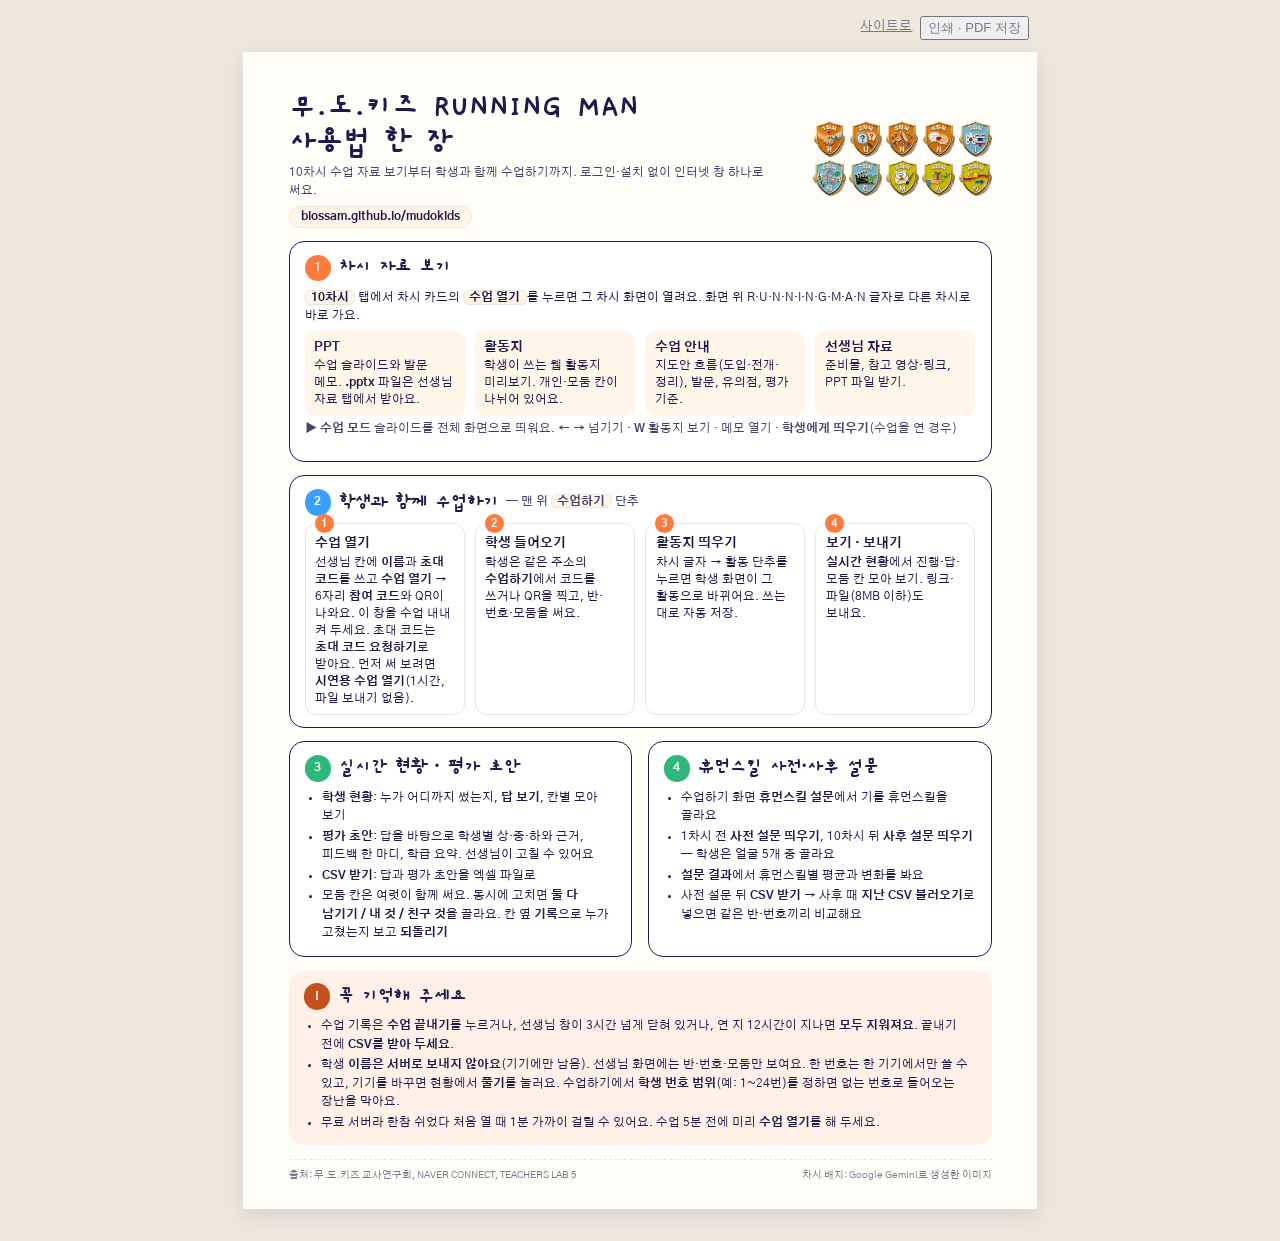
<file: howto.html>
<!doctype html>
<html lang="ko">
<head>
  <meta charset="utf-8">
  <link rel="icon" type="image/png" href="assets/img/badges/1.png">
  <meta name="viewport" content="width=device-width, initial-scale=1">
  <title>사용법 한 장 · 무.도.키즈</title>
  <link rel="preconnect" href="https://fonts.googleapis.com">
  <link rel="preconnect" href="https://fonts.gstatic.com" crossorigin>
  <link rel="stylesheet" href="https://fonts.googleapis.com/css2?family=Gaegu:wght@400;700&family=Gothic+A1:wght@400;500;700&display=swap">
  <link rel="stylesheet" href="assets/css/style.css">
  <style>
    body { background: #efe9dd; }
    .tools { max-width: 210mm; margin: 16px auto 0; display: flex; gap: 8px; justify-content: flex-end; padding: 0 8px; }
    .sheet { width: 210mm; min-height: 297mm; margin: 12px auto 32px; background: #fffdf8; padding: 10mm 12mm 7mm; box-shadow: 0 6px 24px rgba(29,27,75,.12); display: flex; flex-direction: column; gap: 3.6mm; font-size: 9.3pt; line-height: 1.48; color: var(--ink); }
    .top { display: flex; align-items: center; gap: 5mm; }
    .top h1 { font-family: var(--font-display); font-size: 25pt; line-height: 1.05; margin: 0; }
    .top p { margin: 1mm 0 0; color: var(--ink-2); }
    .badges { margin-left: auto; flex: none; display: grid; grid-template-columns: repeat(5, auto); gap: .8mm 1mm; justify-items: center; }
    .badges img { height: 9.6mm; }
    .addr { display: inline-block; margin-top: 1.4mm; font-weight: 700; background: var(--soft); border: 1px solid var(--line); border-radius: 99px; padding: .3mm 3mm; font-size: 9pt; }
    h2 { font-family: var(--font-display); font-size: 15pt; margin: 0 0 1.5mm; display: flex; align-items: center; gap: 2mm; }
    h2 i { font-style: normal; display: grid; place-items: center; width: 7mm; height: 7mm; border-radius: 50%; background: var(--c, var(--ink)); color: #fff; font-family: var(--font-body); font-size: 9pt; font-weight: 700; }
    .box { border: 1.5px solid var(--ink); border-radius: 4mm; padding: 3mm 4mm; background: #fff; }
    .two { display: grid; grid-template-columns: 1fr 1fr; gap: 4mm; }
    ol, ul { margin: 0; padding-left: 4.6mm; }
    li { margin: .6mm 0; }
    b.k { background: var(--soft); border: 1px solid var(--line); border-radius: 1.6mm; padding: 0 1.4mm; font-weight: 700; white-space: nowrap; }
    .tabs { display: grid; grid-template-columns: repeat(4, 1fr); gap: 2.5mm; margin-top: 1.5mm; }
    .tabs div { border-radius: 3mm; background: var(--soft); padding: 2mm 2.6mm; font-size: 8.8pt; line-height: 1.45; }
    .tabs strong { display: block; font-size: 9.6pt; }
    .flow { display: grid; grid-template-columns: repeat(4, 1fr); gap: 2.5mm; counter-reset: s; }
    .flow div { position: relative; border: 1.5px solid var(--line); border-radius: 3mm; padding: 2.2mm 2.6mm 2mm; font-size: 8.8pt; line-height: 1.45; background: #fff; }
    .flow div::before { counter-increment: s; content: counter(s); position: absolute; top: -2.6mm; left: 2.4mm; width: 5mm; height: 5mm; border-radius: 50%; background: var(--p1); color: #fff; font-weight: 700; font-size: 8pt; display: grid; place-items: center; }
    .flow strong { display: block; font-size: 9.6pt; margin-top: .8mm; }
    .p1 { --c: var(--p1); } .p2 { --c: var(--p2); } .p3 { --c: var(--p3); }
    .warn { border: 0; background: #fff1e8; }
    .warn h2 i { background: #c4501b; }
    .keys { font-size: 8.8pt; color: var(--ink-2); margin-top: 1.2mm; }
    .foot { margin-top: auto; display: flex; justify-content: space-between; font-size: 7.6pt; color: var(--muted); border-top: 1px dashed var(--line); padding-top: 2mm; }
    @media print {
      @page { size: A4; margin: 0; }
      body { background: none; }
      .tools { display: none; }
      html, body { margin: 0; }
      .sheet { margin: 0; box-shadow: none; width: auto; min-height: 0; height: 296mm; overflow: hidden; }
    }
    @media screen and (max-width: 820px) {
      .sheet { width: auto; min-height: 0; margin: 8px; padding: 18px 16px; font-size: 14px; }
      .two, .tabs, .flow { grid-template-columns: 1fr 1fr; }
      .badges { display: none; }
    }
    @media screen and (max-width: 480px) { .two, .tabs, .flow { grid-template-columns: 1fr; } .flow { gap: 4mm; } }
  </style>
</head>
<body>
  <div class="tools"><a class="btn ghost small" href="./">사이트로</a><button class="btn primary small" onclick="print()">인쇄 · PDF 저장</button></div>
  <article class="sheet">
    <header class="top">
      <div>
        <h1>무.도.키즈 RUNNING MAN<br>사용법 한 장</h1>
        <p>10차시 수업 자료 보기부터 학생과 함께 수업하기까지. 로그인·설치 없이 인터넷 창 하나로 써요.</p>
        <span class="addr">biossam.github.io/mudokids</span>
      </div>
      <div class="badges" aria-hidden="true"><img src="assets/img/badges/1.png" alt=""><img src="assets/img/badges/2.png" alt=""><img src="assets/img/badges/3.png" alt=""><img src="assets/img/badges/4.png" alt=""><img src="assets/img/badges/5.png" alt=""><img src="assets/img/badges/6.png" alt=""><img src="assets/img/badges/7.png" alt=""><img src="assets/img/badges/8.png" alt=""><img src="assets/img/badges/9.png" alt=""><img src="assets/img/badges/10.png" alt=""></div>
    </header>

    <section class="box p1">
      <h2><i>1</i>차시 자료 보기</h2>
      <p style="margin:0"><b class="k">10차시</b> 탭에서 차시 카드의 <b class="k">수업 열기</b>를 누르면 그 차시 화면이 열려요. 화면 위 R·U·N·N·I·N·G·M·A·N 글자로 다른 차시로 바로 가요.</p>
      <div class="tabs">
        <div><strong>PPT</strong>수업 슬라이드와 발문 메모. <b>.pptx</b> 파일은 선생님 자료 탭에서 받아요.</div>
        <div><strong>활동지</strong>학생이 쓰는 웹 활동지 미리보기. 개인·모둠 칸이 나뉘어 있어요.</div>
        <div><strong>수업 안내</strong>지도안 흐름(도입·전개·정리), 발문, 유의점, 평가 기준.</div>
        <div><strong>선생님 자료</strong>준비물, 참고 영상·링크, PPT 파일 받기.</div>
      </div>
      <p class="keys"><b>▶ 수업 모드</b> 슬라이드를 전체 화면으로 띄워요. <b>←</b> <b>→</b> 넘기기 · <b>W</b> 활동지 보기 · 메모 열기 · <b>학생에게 띄우기</b>(수업을 연 경우)</p>
    </section>

    <section class="box p2">
      <h2><i>2</i>학생과 함께 수업하기 <span style="font-family:var(--font-body);font-size:9pt;font-weight:500;color:var(--ink-2)">— 맨 위 <b class="k">수업하기</b> 단추</span></h2>
      <div class="flow">
        <div><strong>수업 열기</strong>선생님 칸에 <b>이름</b>과 <b>초대 코드</b>를 쓰고 <b>수업 열기</b> → 6자리 <b>참여 코드</b>와 QR이 나와요. 이 창을 수업 내내 켜 두세요. 초대 코드는 <b>초대 코드 요청하기</b>로 받아요. 먼저 써 보려면 <b>시연용 수업 열기</b>(1시간, 파일 보내기 없음).</div>
        <div><strong>학생 들어오기</strong>학생은 같은 주소의 <b>수업하기</b>에서 코드를 쓰거나 QR을 찍고, 반·번호·모둠을 써요.</div>
        <div><strong>활동지 띄우기</strong>차시 글자 → 활동 단추를 누르면 학생 화면이 그 활동으로 바뀌어요. 쓰는 대로 자동 저장.</div>
        <div><strong>보기 · 보내기</strong><b>실시간 현황</b>에서 진행·답·모둠 칸 모아 보기. 링크·파일(8MB 이하)도 보내요.</div>
      </div>
    </section>

    <div class="two">
      <section class="box p3">
        <h2><i>3</i>실시간 현황 · 평가 초안</h2>
        <ul>
          <li><b>학생 현황</b>: 누가 어디까지 썼는지, <b>답 보기</b>, 칸별 모아 보기</li>
          <li><b>평가 초안</b>: 답을 바탕으로 학생별 상·중·하와 근거, 피드백 한 마디, 학급 요약. 선생님이 고칠 수 있어요</li>
          <li><b>CSV 받기</b>: 답과 평가 초안을 엑셀 파일로</li>
          <li>모둠 칸은 여럿이 함께 써요. 동시에 고치면 <b>둘 다 남기기 / 내 것 / 친구 것</b>을 골라요. 칸 옆 <b>기록</b>으로 누가 고쳤는지 보고 <b>되돌리기</b></li>
        </ul>
      </section>
      <section class="box p3">
        <h2><i>4</i>휴먼스킬 사전·사후 설문</h2>
        <ul>
          <li>수업하기 화면 <b>휴먼스킬 설문</b>에서 기를 휴먼스킬을 골라요</li>
          <li>1차시 전 <b>사전 설문 띄우기</b>, 10차시 뒤 <b>사후 설문 띄우기</b> — 학생은 얼굴 5개 중 골라요</li>
          <li><b>설문 결과</b>에서 휴먼스킬별 평균과 변화를 봐요</li>
          <li>사전 설문 뒤 <b>CSV 받기</b> → 사후 때 <b>지난 CSV 불러오기</b>로 넣으면 같은 반·번호끼리 비교해요</li>
        </ul>
      </section>
    </div>

    <section class="box warn">
      <h2><i>!</i>꼭 기억해 주세요</h2>
      <ul>
        <li>수업 기록은 <b>수업 끝내기</b>를 누르거나, 선생님 창이 3시간 넘게 닫혀 있거나, 연 지 12시간이 지나면 <b>모두 지워져요</b>. 끝내기 전에 <b>CSV를 받아 두세요</b>.</li>
        <li>학생 <b>이름은 서버로 보내지 않아요</b>(기기에만 남음). 선생님 화면에는 반·번호·모둠만 보여요. 한 번호는 한 기기에서만 쓸 수 있고, 기기를 바꾸면 현황에서 <b>풀기</b>를 눌러요. 수업하기에서 <b>학생 번호 범위</b>(예: 1~24번)를 정하면 없는 번호로 들어오는 장난을 막아요.</li>
        <li>무료 서버라 한참 쉬었다 처음 열 때 1분 가까이 걸릴 수 있어요. 수업 5분 전에 미리 <b>수업 열기</b>를 해 두세요.</li>
      </ul>
    </section>

    <footer class="foot"><span>출처: 무.도.키즈 교사연구회, NAVER CONNECT, TEACHERS LAB 5</span><span>차시 배지: Google Gemini로 생성한 이미지</span></footer>
  </article>
</body>
</html>
</file>
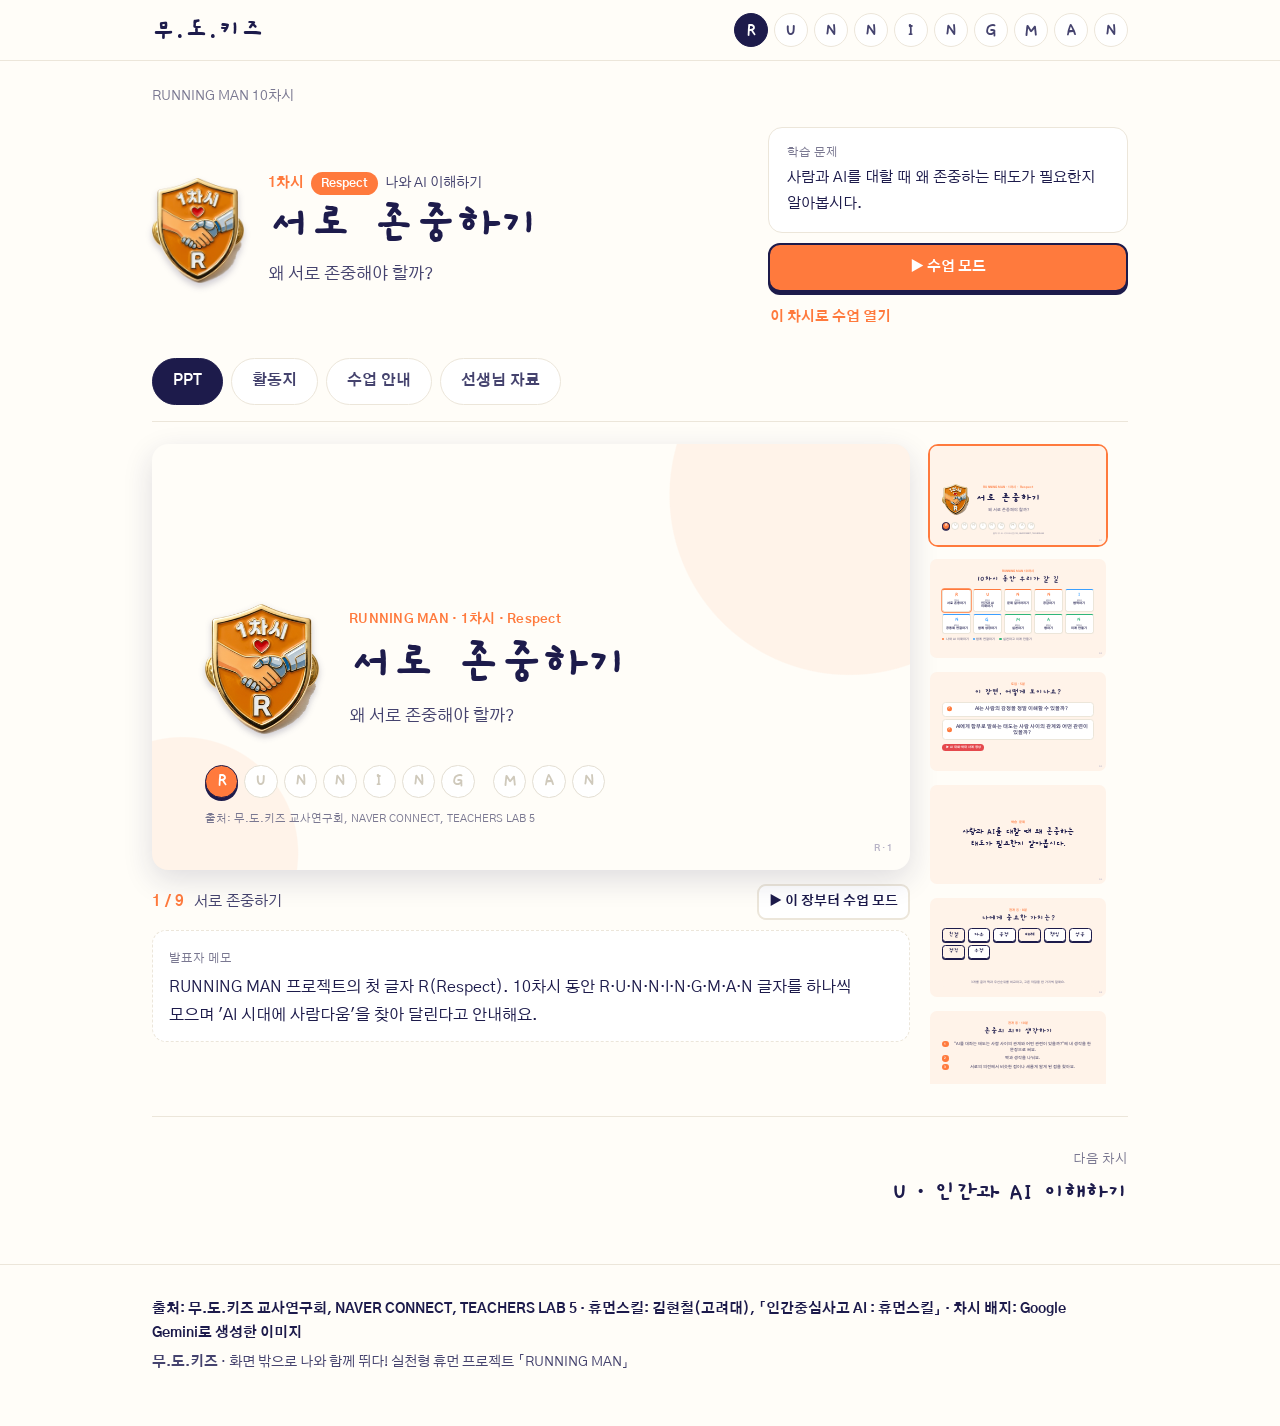
<file: lesson.html>
<!doctype html>
<html lang="ko">
<head>
  <meta charset="utf-8">
  <link rel="icon" type="image/png" href="assets/img/badges/1.png">
  <meta name="viewport" content="width=device-width, initial-scale=1">
  <title>차시 · 무.도.키즈</title>
  <link rel="preconnect" href="https://fonts.googleapis.com">
  <link rel="preconnect" href="https://fonts.gstatic.com" crossorigin>
  <link rel="stylesheet" href="https://fonts.googleapis.com/css2?family=Gaegu:wght@400;700&family=Gothic+A1:wght@400;500;700;800&display=swap">
  <link rel="stylesheet" href="assets/css/style.css">
  <link rel="stylesheet" href="assets/css/sheet.css">
  <link rel="stylesheet" href="assets/css/lesson.css">
</head>
<body>
  <header class="site-header">
    <div class="wrap header-inner">
      <a class="brand" href="./">무.도.키즈</a>
      <nav class="lesson-pick" id="lesson-pick" aria-label="차시 고르기"></nav>
    </div>
  </header>
  <main class="wrap" id="app"><p class="status">불러오는 중…</p></main>
  <footer class="site-footer">
    <div class="wrap">
      <p class="credit">출처: 무.도.키즈 교사연구회, NAVER CONNECT, TEACHERS LAB 5 · 휴먼스킬: 김현철(고려대), 「인간중심사고 AI : 휴먼스킬」 · 차시 배지: Google Gemini로 생성한 이미지</p>
      <p><b>무.도.키즈</b> · 화면 밖으로 나와 함께 뛰다! 실천형 휴먼 프로젝트 「RUNNING MAN」</p>
    </div>
  </footer>
  <div class="cm" id="cm" hidden></div>
  <script src="assets/js/common.js"></script>
  <script src="assets/js/slides.js"></script>
  <script src="assets/js/lesson.js"></script>
</body>
</html>
</file>
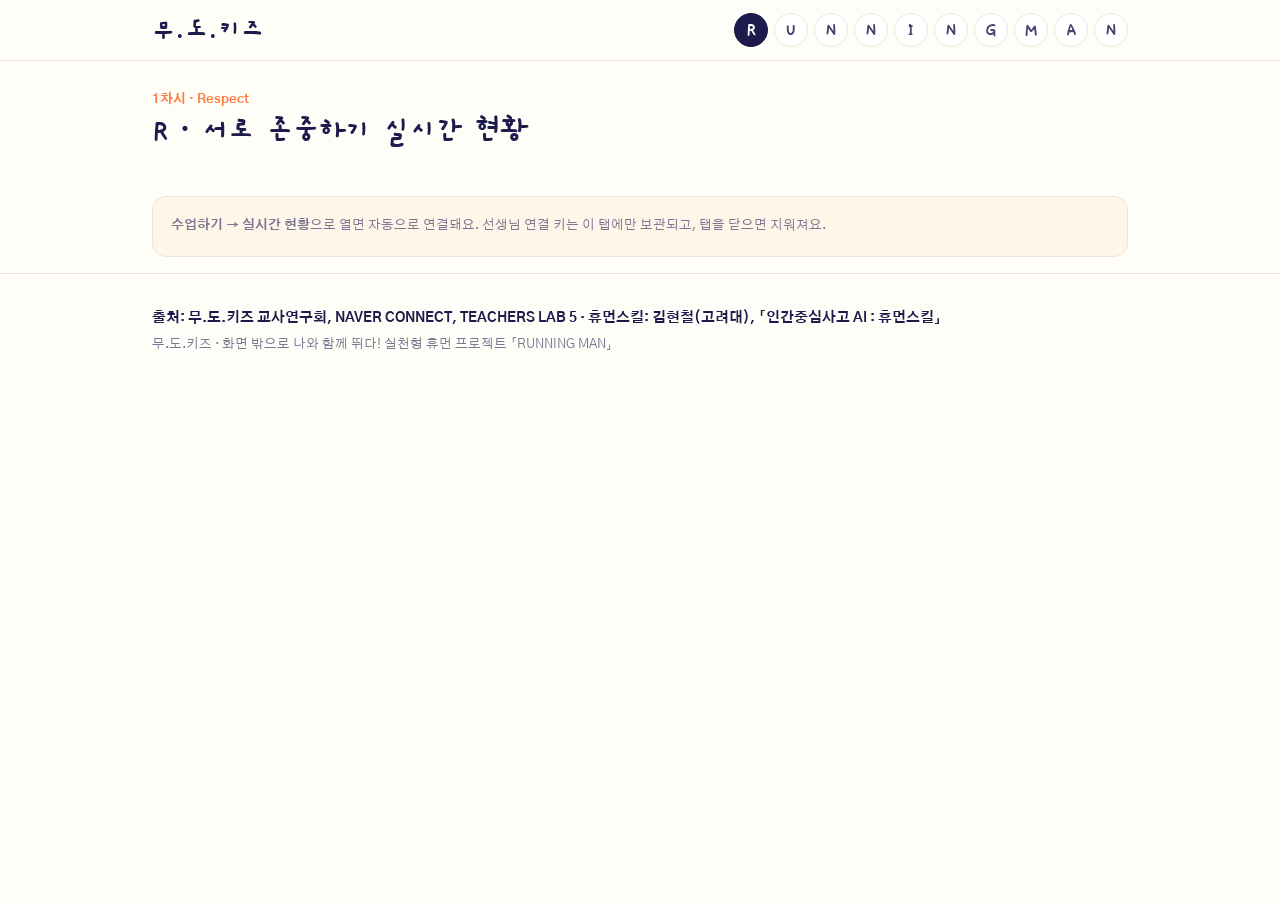
<file: live.html>
<!doctype html>
<html lang="ko">
<head>
  <meta charset="utf-8">
  <link rel="icon" type="image/png" href="assets/img/badges/1.png">
  <meta name="viewport" content="width=device-width, initial-scale=1">
  <meta name="robots" content="noindex">
  <title>실시간 현황 · 무.도.키즈</title>
  <link rel="preconnect" href="https://fonts.googleapis.com">
  <link rel="preconnect" href="https://fonts.gstatic.com" crossorigin>
  <link rel="stylesheet" href="https://fonts.googleapis.com/css2?family=Gaegu:wght@400;700&family=Gothic+A1:wght@400;500;700&display=swap">
  <link rel="stylesheet" href="assets/css/style.css">
  <link rel="stylesheet" href="assets/css/sheet.css">
</head>
<body>
  <header class="site-header">
    <div class="wrap header-inner">
      <a class="brand" href="./">무.도.키즈</a>
      <nav class="lesson-pick" id="lesson-pick" aria-label="차시 고르기"></nav>
    </div>
  </header>
  <main class="wrap" id="app"><p class="status">불러오는 중…</p></main>
  <footer class="site-footer">
    <div class="wrap">
      <p class="credit">출처: 무.도.키즈 교사연구회, NAVER CONNECT, TEACHERS LAB 5 · 휴먼스킬: 김현철(고려대), 「인간중심사고 AI : 휴먼스킬」</p>
      <p class="small">무.도.키즈 · 화면 밖으로 나와 함께 뛰다! 실천형 휴먼 프로젝트 「RUNNING MAN」</p>
    </div>
  </footer>
  <div class="answer" id="answer" hidden><div class="answer-card" role="dialog" aria-modal="true" id="answer-card"></div></div>
  <script src="assets/js/common.js"></script>
  <script src="assets/js/live.js"></script>
</body>
</html>
</file>
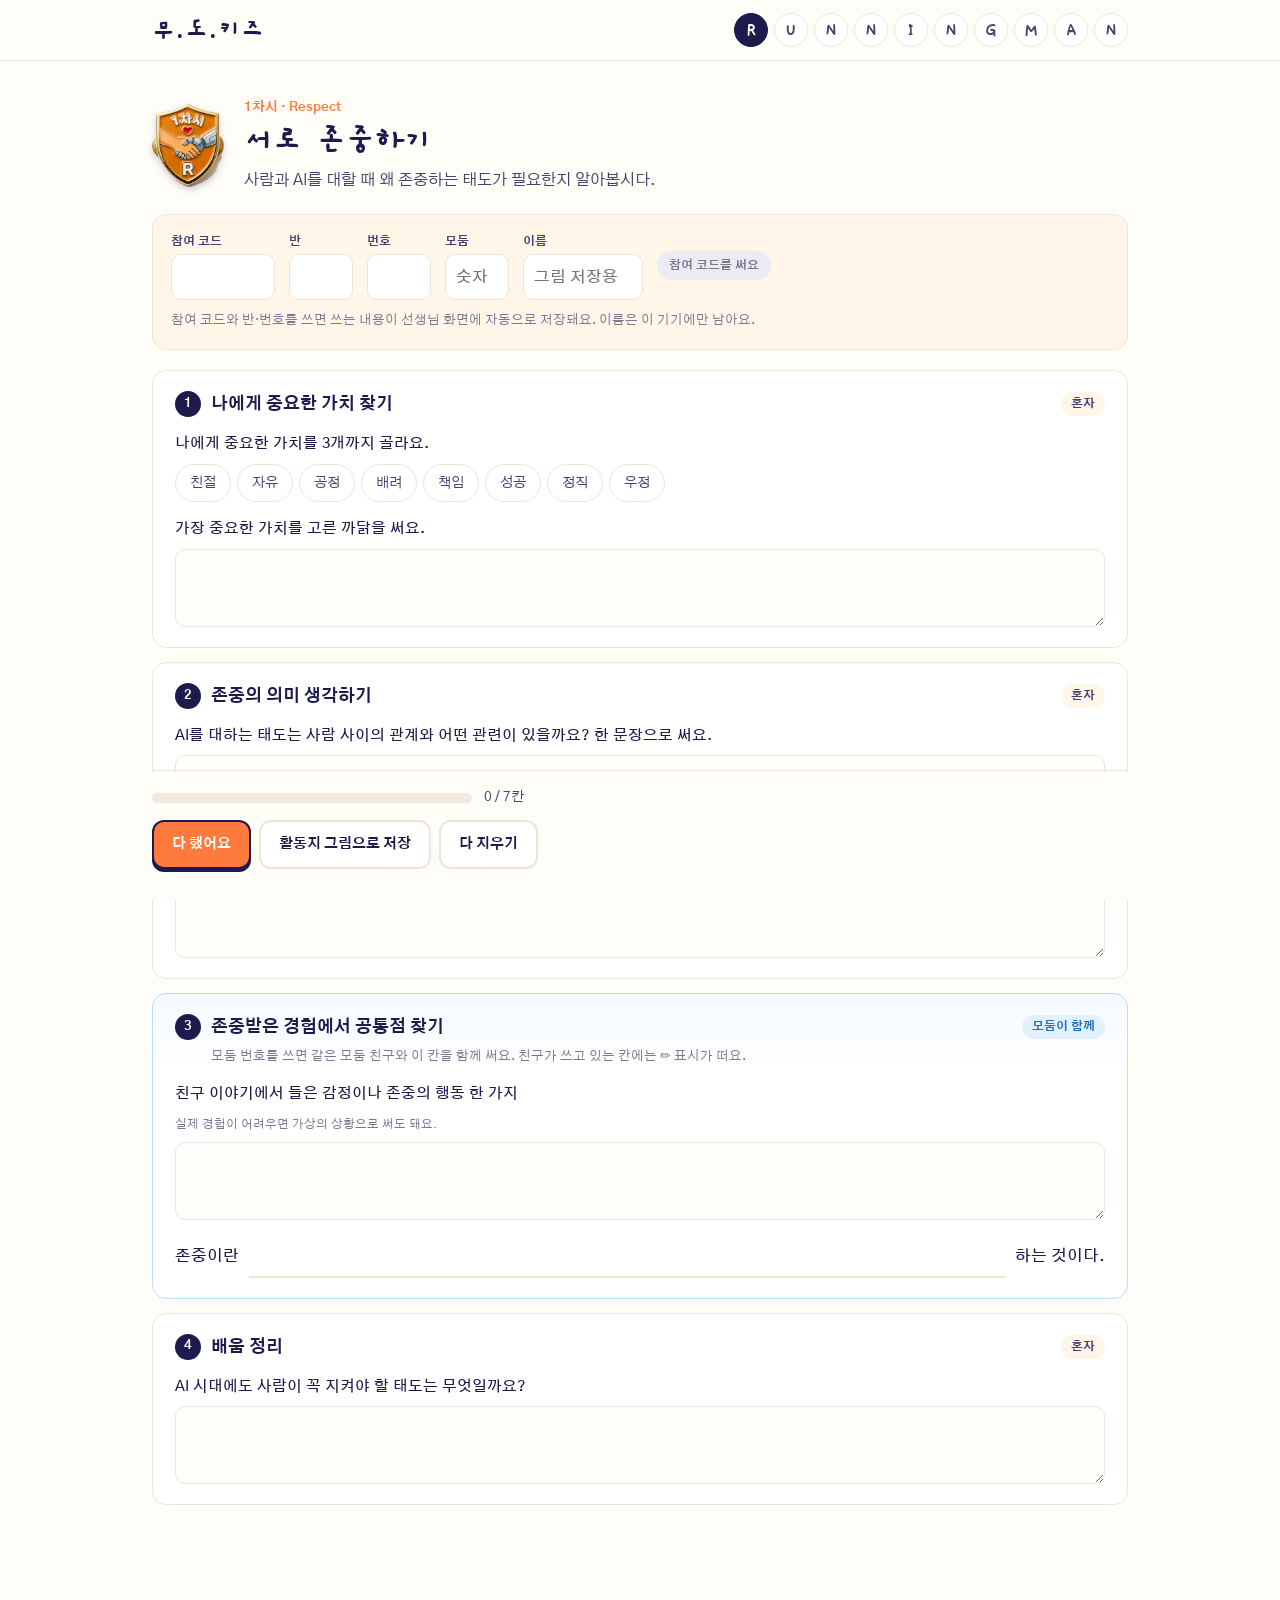
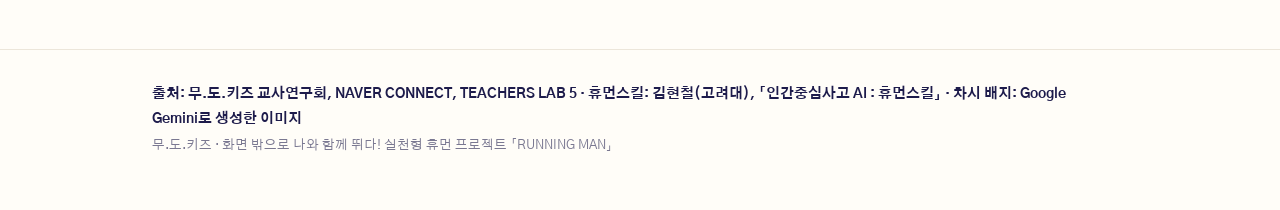
<file: sheet.html>
<!doctype html>
<html lang="ko">
<head>
  <meta charset="utf-8">
  <link rel="icon" type="image/png" href="assets/img/badges/1.png">
  <meta name="viewport" content="width=device-width, initial-scale=1">
  <title>활동지 · 무.도.키즈</title>
  <link rel="preconnect" href="https://fonts.googleapis.com">
  <link rel="preconnect" href="https://fonts.gstatic.com" crossorigin>
  <link rel="stylesheet" href="https://fonts.googleapis.com/css2?family=Gaegu:wght@400;700&family=Gothic+A1:wght@400;500;700&display=swap">
  <link rel="stylesheet" href="assets/css/style.css">
  <link rel="stylesheet" href="assets/css/sheet.css">
</head>
<body class="sheet-page">
  <header class="site-header">
    <div class="wrap header-inner">
      <a class="brand" href="./" id="brand">무.도.키즈</a>
      <nav class="lesson-pick" id="lesson-pick" aria-label="차시 고르기"></nav>
    </div>
  </header>
  <main class="wrap" id="app">
    <p class="status">불러오는 중…</p>
  </main>
  <footer class="site-footer">
    <div class="wrap">
      <p class="credit">출처: 무.도.키즈 교사연구회, NAVER CONNECT, TEACHERS LAB 5 · 휴먼스킬: 김현철(고려대), 「인간중심사고 AI : 휴먼스킬」 · 차시 배지: Google Gemini로 생성한 이미지</p>
      <p class="small">무.도.키즈 · 화면 밖으로 나와 함께 뛰다! 실천형 휴먼 프로젝트 「RUNNING MAN」</p>
    </div>
  </footer>
  <script src="assets/js/common.js"></script>
  <script src="assets/js/sheet.js"></script>
</body>
</html>
</file>
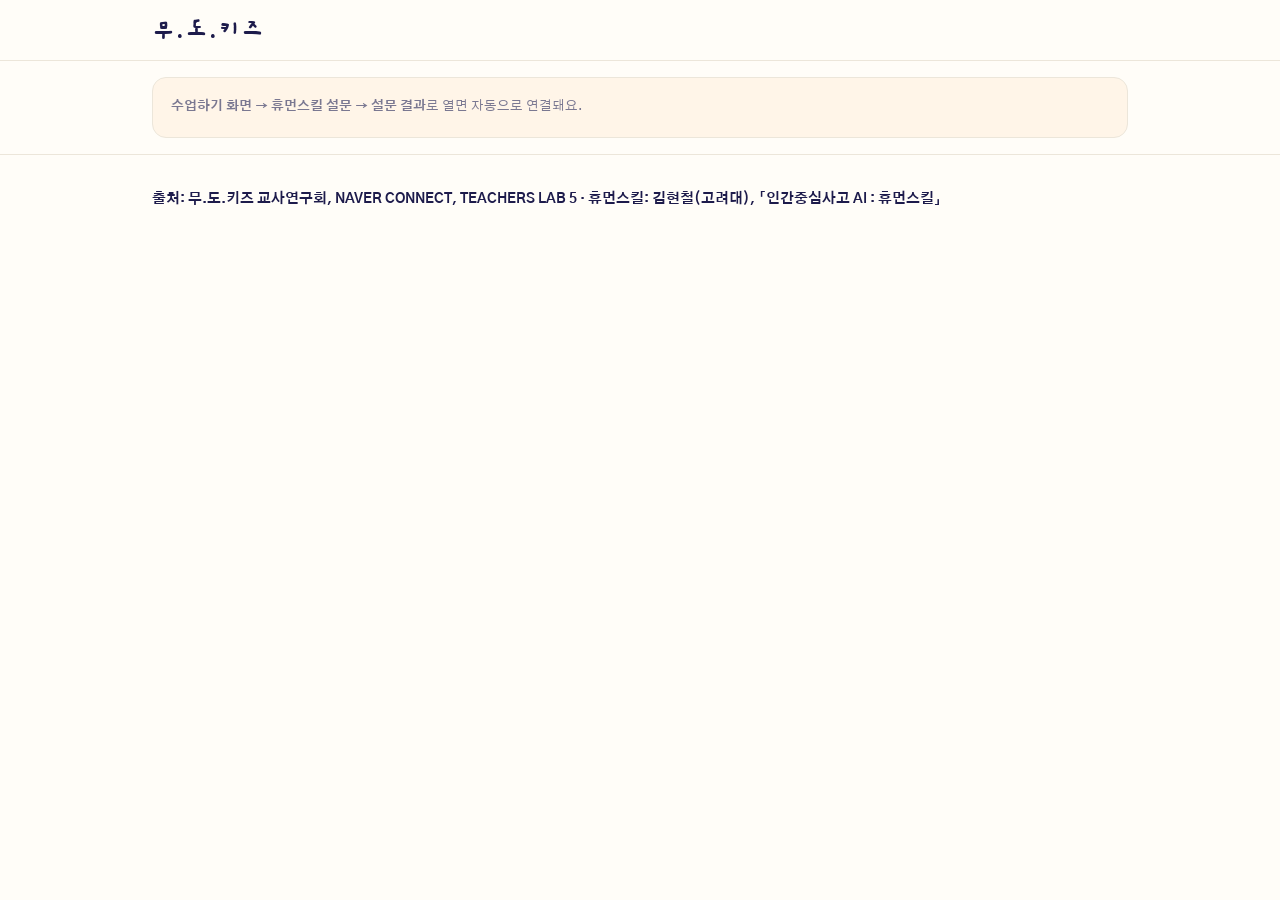
<file: survey-results.html>
<!doctype html>
<html lang="ko">
<head>
  <meta charset="utf-8">
  <link rel="icon" type="image/png" href="assets/img/badges/1.png">
  <meta name="viewport" content="width=device-width, initial-scale=1">
  <meta name="robots" content="noindex">
  <title>휴먼스킬 설문 결과 · 무.도.키즈</title>
  <link rel="preconnect" href="https://fonts.googleapis.com">
  <link rel="preconnect" href="https://fonts.gstatic.com" crossorigin>
  <link rel="stylesheet" href="https://fonts.googleapis.com/css2?family=Gaegu:wght@400;700&family=Gothic+A1:wght@400;500;700&display=swap">
  <link rel="stylesheet" href="assets/css/style.css">
  <link rel="stylesheet" href="assets/css/sheet.css">
  <link rel="stylesheet" href="assets/css/survey.css">
</head>
<body>
  <header class="site-header">
    <div class="wrap header-inner"><a class="brand" href="./">무.도.키즈</a></div>
  </header>
  <main class="wrap" id="app"><p class="status">불러오는 중…</p></main>
  <footer class="site-footer"><div class="wrap"><p class="credit">출처: 무.도.키즈 교사연구회, NAVER CONNECT, TEACHERS LAB 5 · 휴먼스킬: 김현철(고려대), 「인간중심사고 AI : 휴먼스킬」</p></div></footer>
  <script src="assets/js/common.js"></script>
  <script src="assets/js/survey-results.js"></script>
</body>
</html>
</file>
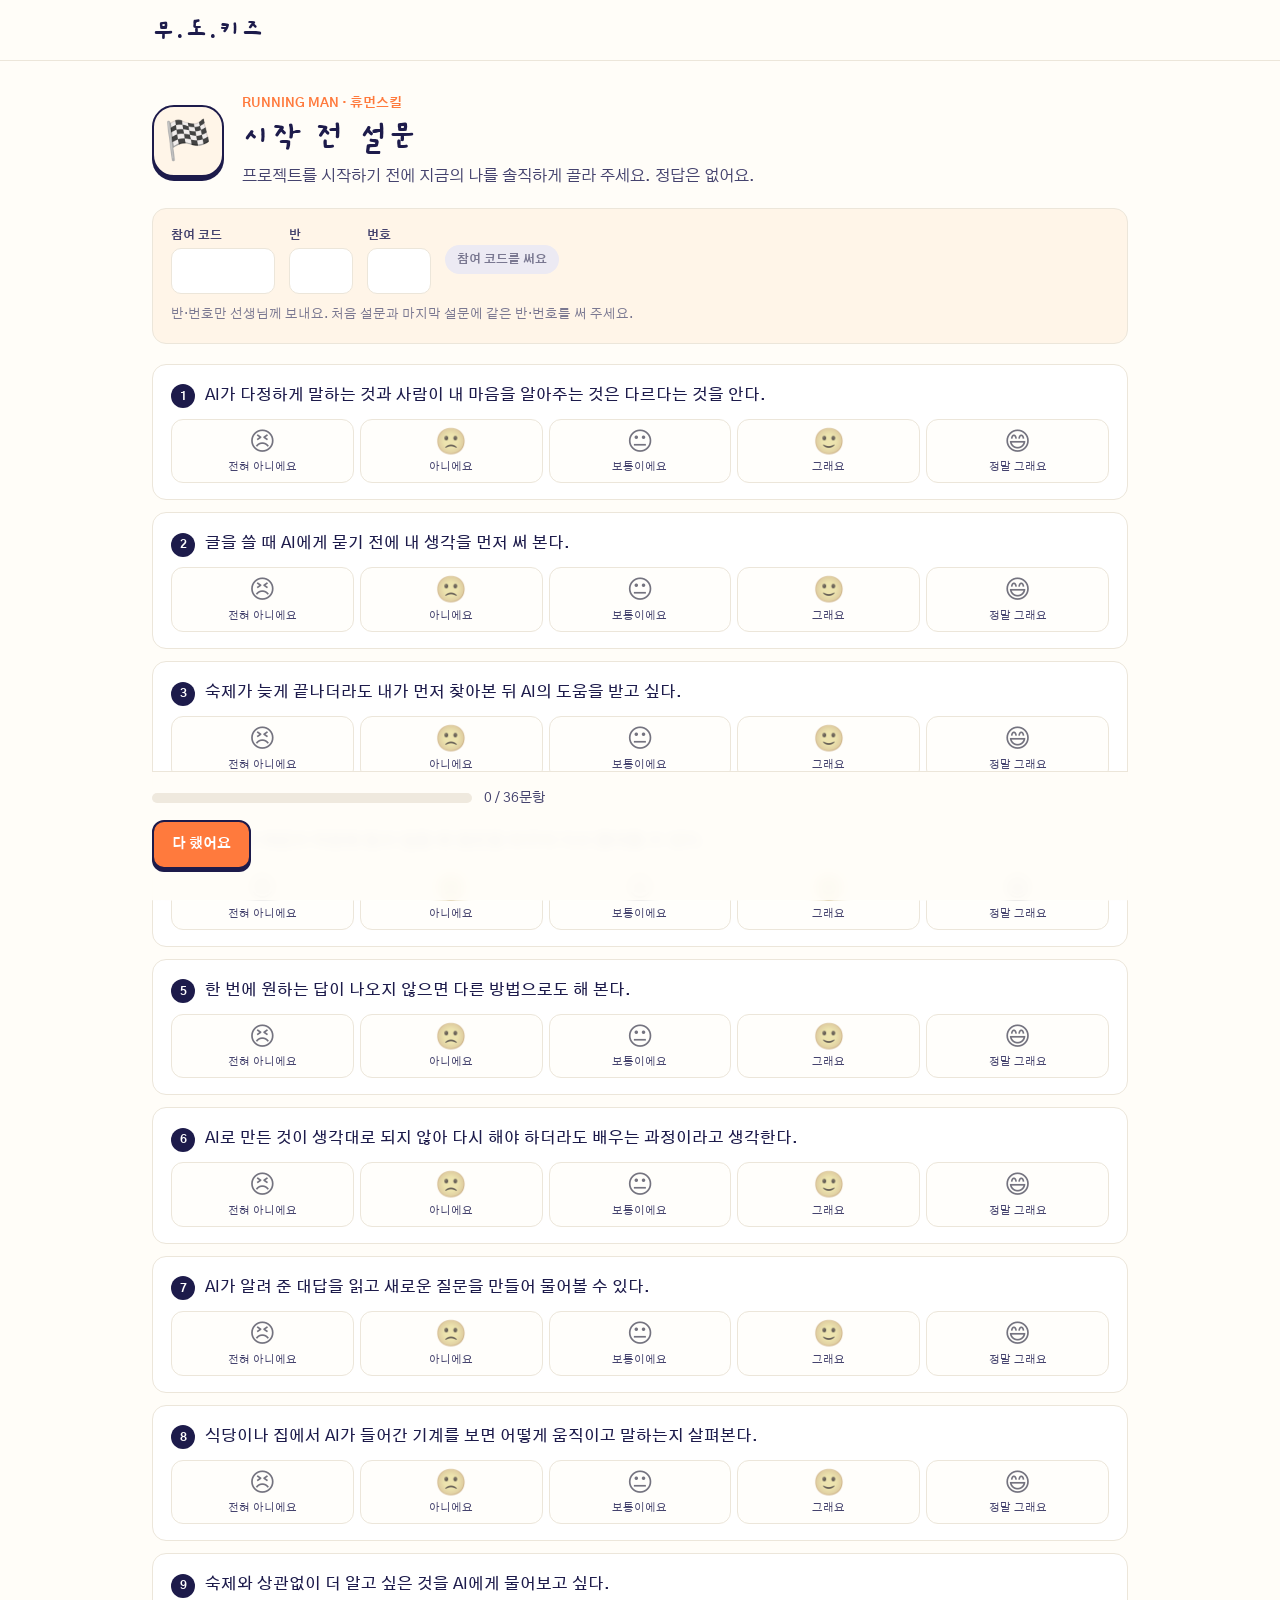
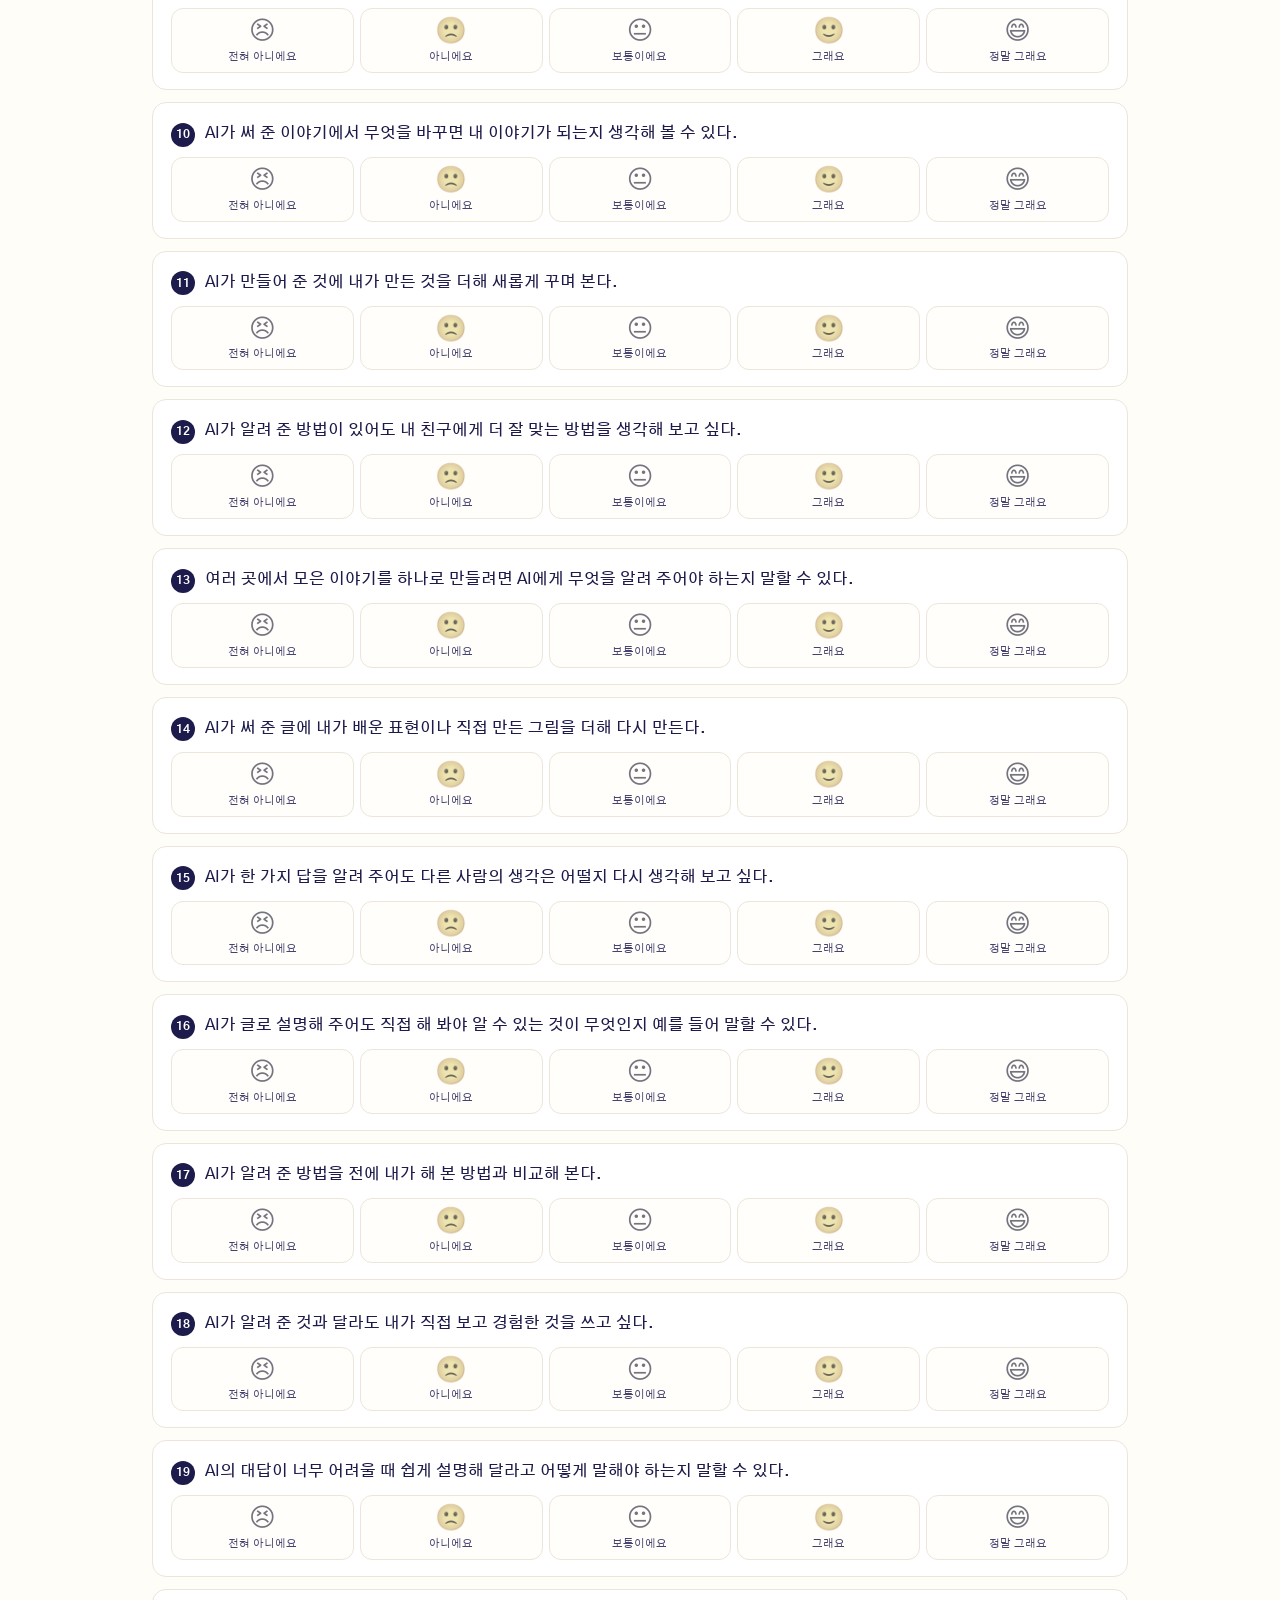
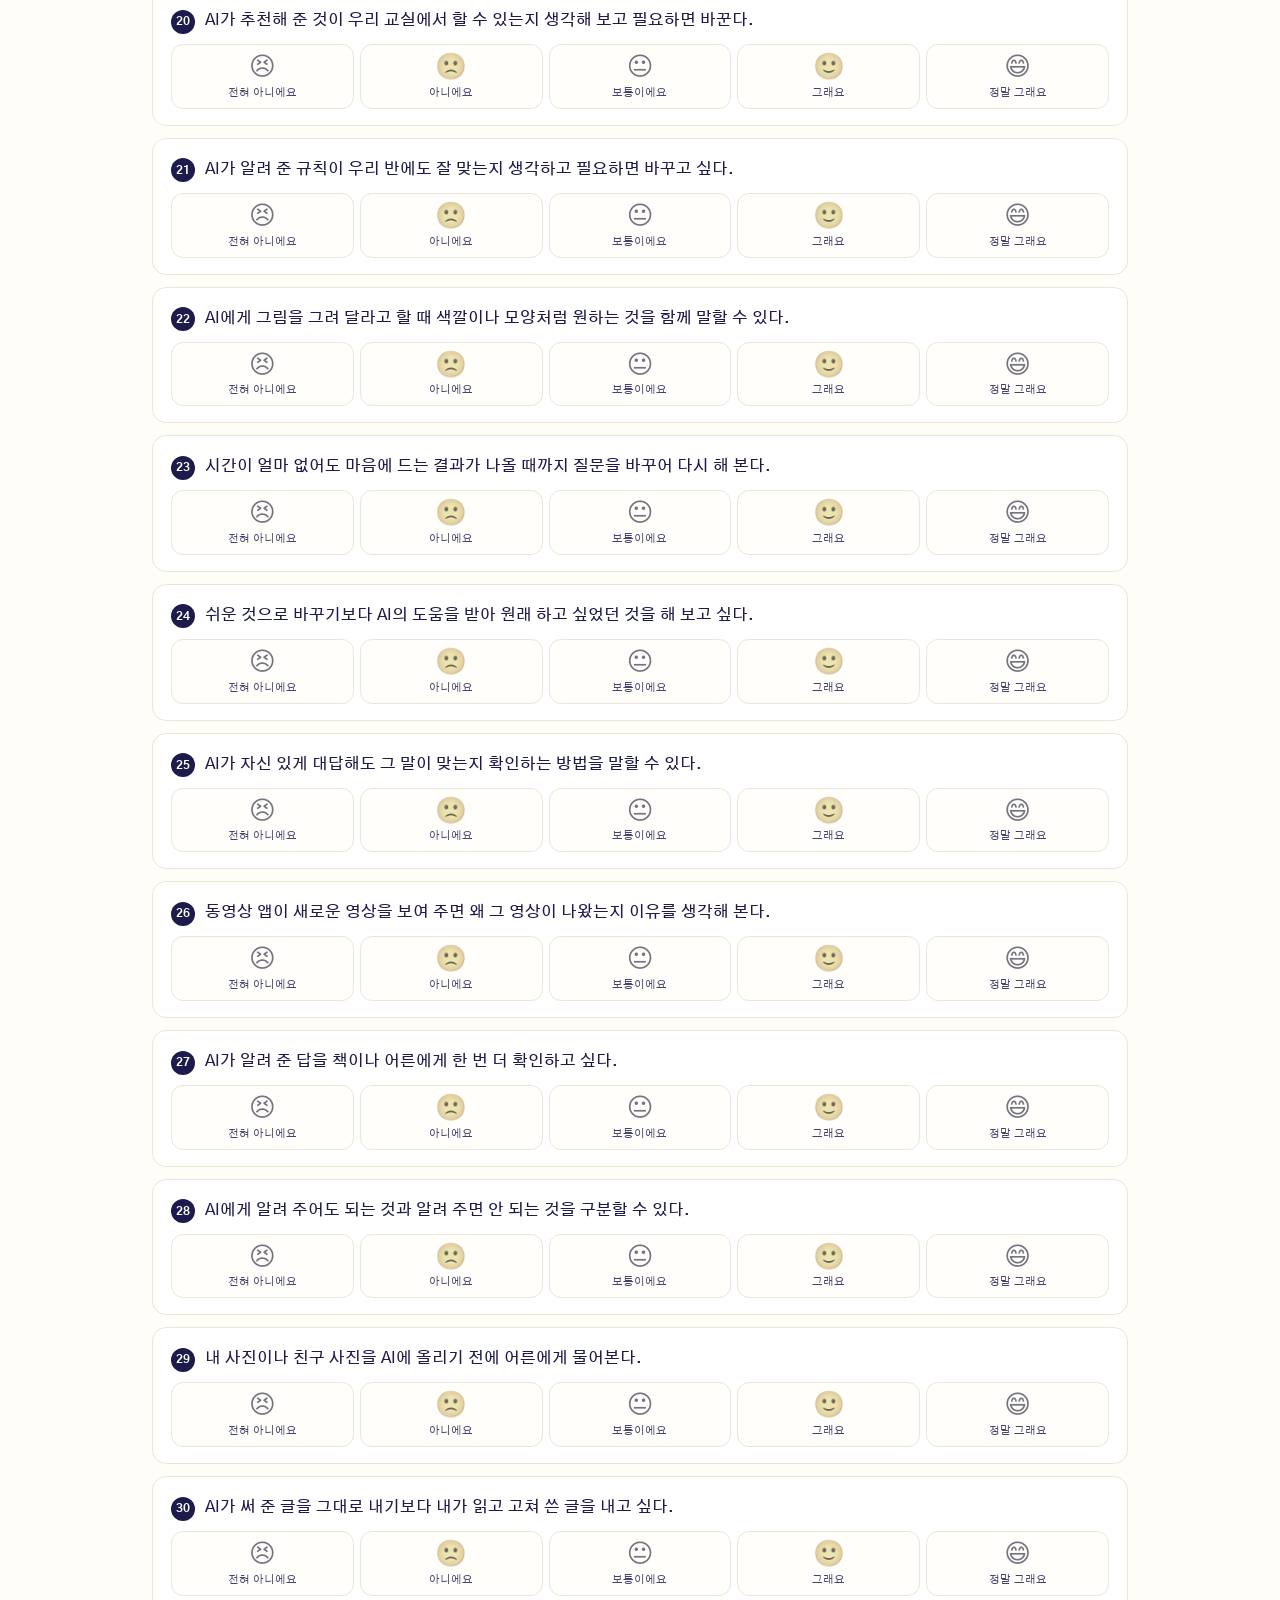
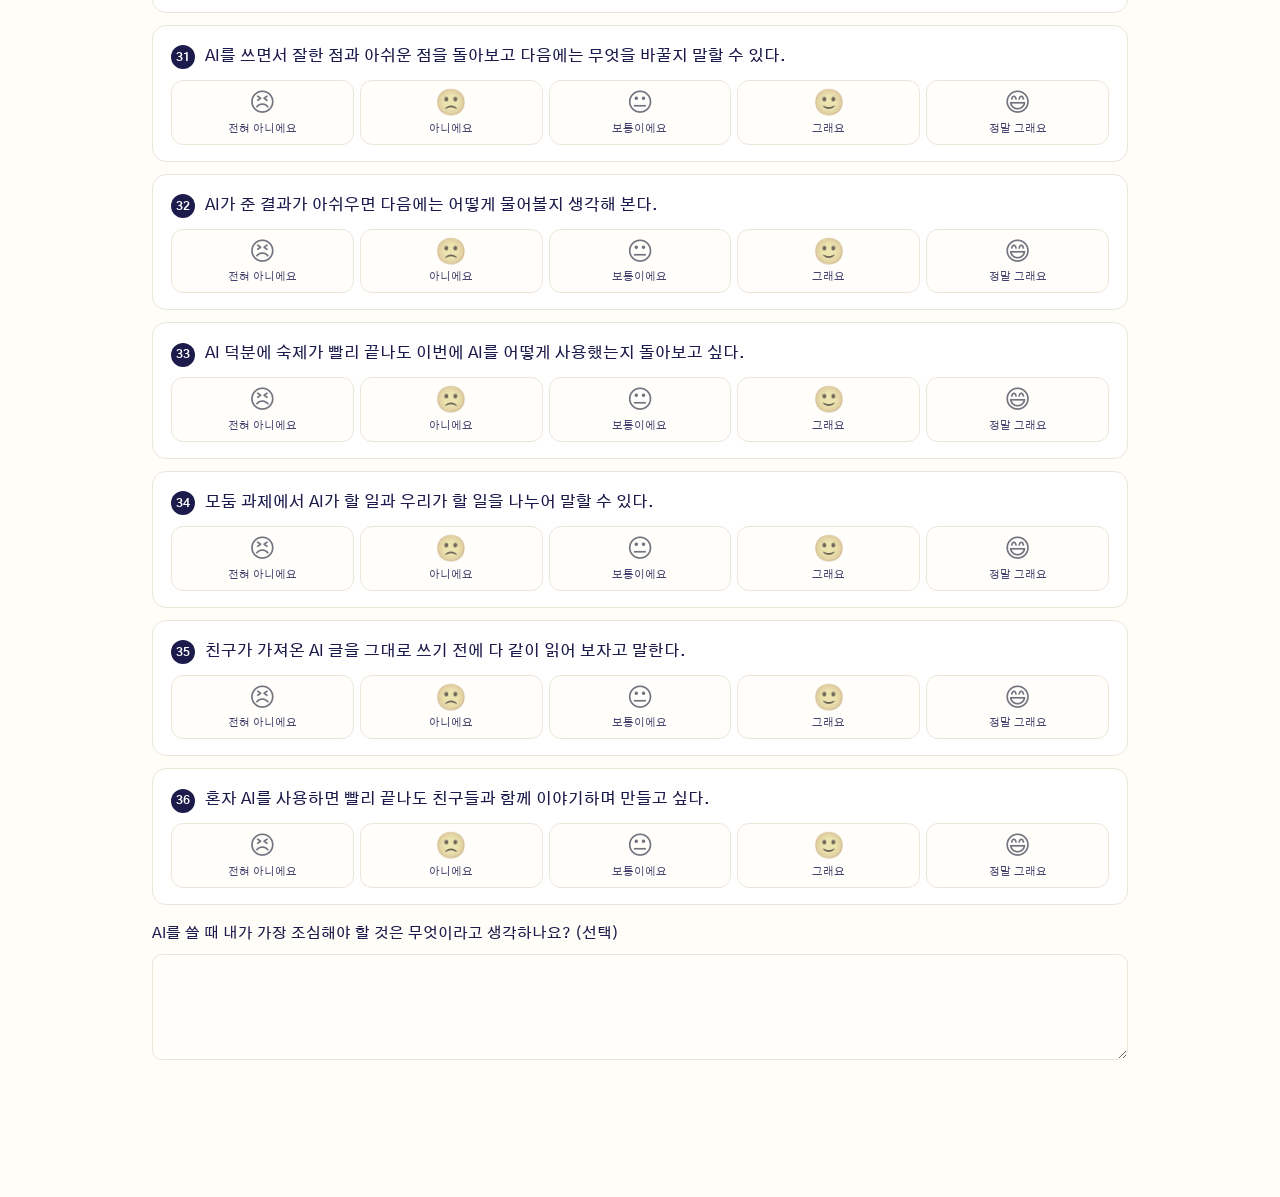
<file: survey.html>
<!doctype html>
<html lang="ko">
<head>
  <meta charset="utf-8">
  <link rel="icon" type="image/png" href="assets/img/badges/1.png">
  <meta name="viewport" content="width=device-width, initial-scale=1">
  <title>휴먼스킬 설문 · 무.도.키즈</title>
  <link rel="preconnect" href="https://fonts.googleapis.com">
  <link rel="preconnect" href="https://fonts.gstatic.com" crossorigin>
  <link rel="stylesheet" href="https://fonts.googleapis.com/css2?family=Gaegu:wght@400;700&family=Gothic+A1:wght@400;500;700&display=swap">
  <link rel="stylesheet" href="assets/css/style.css">
  <link rel="stylesheet" href="assets/css/sheet.css">
  <link rel="stylesheet" href="assets/css/survey.css">
</head>
<body class="sheet-page">
  <header class="site-header">
    <div class="wrap header-inner"><a class="brand" href="./">무.도.키즈</a></div>
  </header>
  <main class="wrap" id="app"><p class="status">불러오는 중…</p></main>
  <script src="assets/js/common.js"></script>
  <script src="assets/js/survey.js"></script>
</body>
</html>
</file>
<file: assets/css/style.css>
/* 무.도.키즈 · RUNNING MAN
   성장 MAP·휴먼스킬아트와 같은 글꼴(제목 손글씨 Gaegu, 본문 Gothic A1).
   남색 글자에 달리기 트랙 같은 주황을 강조색으로, 세 구간은 작은 색 띠로만 구분합니다. */

:root {
  --bg: #fffdf8;
  --soft: #fff5e8;
  --surface: #ffffff;
  --ink: #1d1b4b;
  --ink-2: #45436e;
  --muted: #7a7891;
  --line: #ece6da;
  --accent: #ff7a3d;
  --p1: #ff7a3d;   /* 나와 AI 이해하기 */
  --p2: #3aa0ff;   /* 함께 연결하기 */
  --p3: #2fb67a;   /* 실천하고 미래 만들기 */
  --font-display: "Gaegu", "Nanum Pen Script", cursive;
  --font-body: "Gothic A1", "Apple SD Gothic Neo", "Malgun Gothic", system-ui, sans-serif;
  --radius: 14px;
  color-scheme: light;
}

* { box-sizing: border-box; }
html { scroll-behavior: smooth; scroll-padding-top: 72px; -webkit-text-size-adjust: 100%; }
body {
  margin: 0; background: var(--bg); color: var(--ink);
  font-family: var(--font-body); font-size: 16px; line-height: 1.75;
  word-break: keep-all; overflow-wrap: anywhere;
}
a { color: inherit; }
:focus-visible { outline: 2px solid var(--accent); outline-offset: 3px; border-radius: 4px; }
.wrap { max-width: 1040px; margin: 0 auto; padding: 0 16px; }
@media (min-width: 720px) { .wrap { padding: 0 32px; } }

/* 머리말 */
.site-header {
  position: sticky; top: 0; z-index: 10;
  background: color-mix(in srgb, var(--bg) 92%, transparent);
  backdrop-filter: blur(8px); border-bottom: 1px solid var(--line);
}
.header-inner { display: flex; align-items: center; gap: 24px; min-height: 60px; flex-wrap: wrap; }
.brand { font-family: var(--font-display); font-weight: 700; font-size: 1.75rem; text-decoration: none; white-space: nowrap; }
.nav { display: flex; gap: 4px 18px; flex-wrap: wrap; margin-left: auto; }
.nav a { font-size: 0.875rem; font-weight: 500; color: var(--ink-2); text-decoration: none; padding: 6px 0; }
.nav a:hover { color: var(--accent); }
@media (max-width: 719px) {
  .header-inner { gap: 0; padding-bottom: 6px; }
  .nav { margin-left: 0; flex-basis: 100%; }
}

/* 첫 화면 */
.hero { padding: 64px 0 56px; background:
  repeating-linear-gradient(90deg, transparent 0 120px, rgba(255,122,61,.06) 120px 122px), var(--soft);
  border-bottom: 1px solid var(--line); }
.hero-inner { text-align: center; }
.eyebrow { margin: 0 0 8px; font-size: .875rem; font-weight: 700; color: var(--accent); letter-spacing: .02em; }
.hero-title { margin: 0; font-family: var(--font-display); font-weight: 700; font-size: clamp(2.6rem, 7vw, 4.2rem); line-height: 1.1; }
.hero-sub { margin: 14px 0 32px; font-size: 1.125rem; color: var(--ink-2); }

.letters { list-style: none; margin: 0 auto; padding: 0; display: flex; justify-content: center; flex-wrap: wrap; gap: 8px; }
.letters li.gap { width: 14px; }
.letters a {
  display: grid; place-items: center; width: 52px; height: 52px; border-radius: 50%;
  font-family: var(--font-display); font-weight: 700; font-size: 1.9rem; line-height: 1; text-decoration: none;
  background: var(--surface); border: 2px solid var(--ink); box-shadow: 0 3px 0 var(--ink);
  transition: transform .15s ease, box-shadow .15s ease;
}
.letters li:nth-child(-n+4) a { color: var(--p1); }
.letters li:nth-child(n+5):nth-child(-n+7) a { color: var(--p2); }
.letters li:nth-child(n+9) a { color: var(--p3); }
.letters a:hover { transform: translateY(-3px); box-shadow: 0 6px 0 var(--ink); }
.letters a:active { transform: translateY(2px); box-shadow: 0 1px 0 var(--ink); }
.hero-note { margin: 18px 0 0; font-size: .8125rem; color: var(--muted); }
@media (max-width: 480px) { .letters a { width: 42px; height: 42px; font-size: 1.55rem; } .letters li.gap { flex-basis: 100%; height: 0; } }

/* 구역 */
.section { padding: 64px 0; }
.section.soft { background: var(--soft); border-top: 1px solid var(--line); border-bottom: 1px solid var(--line); }
.section-title { margin: 0 0 20px; font-family: var(--font-display); font-weight: 700; font-size: 2.1rem; line-height: 1.2; }
.sub-title { margin: 36px 0 12px; font-size: 1.05rem; }
.lead { margin: -8px 0 24px; color: var(--ink-2); }
.small { font-size: .8125rem; color: var(--muted); }

.about-grid { display: grid; gap: 16px; }
@media (min-width: 720px) {
  .about-grid { grid-template-columns: 1fr 1fr; }
  .about-grid.three { grid-template-columns: repeat(3, 1fr); }
}
.card { background: var(--surface); border: 1px solid var(--line); border-radius: var(--radius); padding: 22px 24px; }
.card h3, .card h4 { margin: 0 0 8px; font-size: 1.05rem; }
.card p { margin: 0; color: var(--ink-2); }
.card p + p { margin-top: 8px; }

/* 출발점 */
.voice { margin: 0 0 28px; padding: 28px 28px 22px; background: var(--surface); border-radius: var(--radius); border: 2px dashed var(--accent); }
.voice p { margin: 0; font-family: var(--font-display); font-size: clamp(1.5rem, 3.4vw, 2rem); line-height: 1.35; font-weight: 700; }
.voice cite { display: block; margin-top: 10px; font-style: normal; font-size: .8125rem; color: var(--muted); }
.steps { display: grid; gap: 16px; }
@media (min-width: 820px) { .steps { grid-template-columns: repeat(3, 1fr); } }
.step { background: var(--surface); border: 1px solid var(--line); border-radius: var(--radius); padding: 20px 22px; }
.step p { margin: 8px 0 0; color: var(--ink-2); font-size: .9375rem; }
.step-label { display: inline-block; font-size: .8125rem; font-weight: 700; color: #fff; background: var(--ink); border-radius: 999px; padding: 2px 12px; }

/* 10차시 */
.phases { display: flex; flex-wrap: wrap; gap: 8px 16px; margin-bottom: 18px; font-size: .8125rem; color: var(--ink-2); }
.phase::before { content: ""; display: inline-block; width: 10px; height: 10px; border-radius: 50%; margin-right: 6px; vertical-align: 0; }
.phase.p1::before { background: var(--p1); } .phase.p2::before { background: var(--p2); } .phase.p3::before { background: var(--p3); }

.lesson-list { display: grid; gap: 12px; }
.lesson { --c: var(--p1); background: var(--surface); border: 1px solid var(--line); border-left: 6px solid var(--c); border-radius: var(--radius); }
.lesson.p2 { --c: var(--p2); } .lesson.p3 { --c: var(--p3); }
.lesson summary { display: grid; grid-template-columns: auto 1fr; gap: 6px 18px; align-items: center; padding: 18px 20px; cursor: pointer; list-style: none; }
.lesson summary::-webkit-details-marker { display: none; }
.lesson summary::after { content: "+"; grid-column: 2; justify-self: end; grid-row: 1; font-size: 1.4rem; color: var(--muted); line-height: 1; }
.lesson[open] summary::after { content: "–"; }
.lesson:target { box-shadow: 0 0 0 3px color-mix(in srgb, var(--c) 35%, transparent); }
.badge {
  grid-row: span 2; display: grid; place-items: center; width: 56px; height: 56px; border-radius: 16px;
  font-family: var(--font-display); font-weight: 700; font-size: 2.1rem; line-height: 1;
  color: var(--c); background: color-mix(in srgb, var(--c) 12%, #fff);
}
.lesson-head { display: flex; flex-direction: column; padding-right: 28px; grid-column: 2; grid-row: 1; }
.lesson-no { font-size: .8125rem; font-weight: 700; color: var(--c); }
.lesson-title { font-family: var(--font-display); font-weight: 700; font-size: 1.55rem; line-height: 1.25; }
.lesson-q { color: var(--ink-2); font-size: .9375rem; }
.skills { grid-column: 2; display: flex; flex-wrap: wrap; gap: 6px; }
.skills i { font-style: normal; font-size: .75rem; font-weight: 500; padding: 2px 10px; border-radius: 999px; background: var(--soft); color: var(--ink-2); border: 1px solid var(--line); }
.acts { margin: 0; padding: 4px 24px 20px 94px; color: var(--ink-2); }
.acts li { margin: 4px 0; }
@media (max-width: 560px) {
  .badge { width: 44px; height: 44px; font-size: 1.7rem; grid-row: span 1; }
  .skills { grid-column: 1 / -1; }
  .acts { padding-left: 40px; }
}

/* 운영 안내 */
.facts { display: grid; gap: 12px; margin: 0; }
@media (min-width: 720px) { .facts { grid-template-columns: 1fr 1fr 2fr; } }
.facts div { background: var(--surface); border: 1px solid var(--line); border-radius: var(--radius); padding: 14px 18px; }
.facts dt { font-size: .8125rem; color: var(--muted); }
.facts dd { margin: 2px 0 0; font-weight: 700; }
.plain { margin: 0; padding-left: 20px; color: var(--ink-2); }
.plain li { margin: 6px 0; }
.compact { margin: 4px 0 8px; padding-left: 20px; color: var(--ink-2); }

/* 체크리스트 */
.checks { background: var(--surface); border: 1px solid var(--line); border-radius: var(--radius); padding: 8px 24px 20px; }
.check-group { margin: 18px 0 6px; font-size: .875rem; color: var(--accent); }
.checks label { display: flex; gap: 12px; align-items: flex-start; padding: 8px 0; cursor: pointer; color: var(--ink-2); border-top: 1px dashed var(--line); }
.check-group + label { border-top: 0; }
.checks input { flex: none; width: 20px; height: 20px; margin-top: 4px; accent-color: var(--p3); }
.checks label:has(input:checked) { color: var(--muted); text-decoration: line-through; text-decoration-color: var(--p3); }
.note { margin-top: 14px; }

/* 준비 중 */
.pending { border-style: dashed; }
.tag { display: inline-block; margin-bottom: 8px; font-size: .75rem; font-weight: 700; color: var(--muted); background: var(--soft); border-radius: 999px; padding: 2px 10px; }

.site-footer { padding: 32px 0 48px; border-top: 1px solid var(--line); color: var(--ink-2); font-size: .875rem; }
.site-footer p { margin: 0 0 4px; }

@media (prefers-reduced-motion: reduce) { html { scroll-behavior: auto; } * { transition: none !important; } }

/* 활동지 링크 · 교실 링크 안내 */
.lesson-links { margin: 0; padding: 0 24px 18px 94px; }
.lesson-links a { font-weight: 700; font-size: .9rem; color: var(--c, var(--accent)); text-decoration: none; }
.lesson-links a:hover { text-decoration: underline; }
@media (max-width: 560px) { .lesson-links { padding-left: 40px; } }
.howto { list-style: none; counter-reset: step; margin: 0; padding: 0; display: grid; gap: 12px; }
@media (min-width: 820px) { .howto { grid-template-columns: repeat(4, 1fr); } }
.howto li { counter-increment: step; background: var(--surface); border: 1px solid var(--line); border-radius: var(--radius); padding: 18px 20px; }
.howto li::before { content: counter(step); display: grid; place-items: center; width: 28px; height: 28px; border-radius: 50%; background: var(--accent); color: #fff; font-weight: 700; font-size: .85rem; margin-bottom: 8px; }
.howto b { display: block; margin-bottom: 4px; }
.howto span { color: var(--ink-2); font-size: .9rem; }
.howto em { font-style: normal; font-weight: 700; color: var(--ink); }

/* 탭으로 나눈 페이지 */
.page[hidden] { display: none; }
.tabs-nav { gap: 2px 4px; }
.tabs-nav a {
  position: relative; padding: 18px 12px; font-size: .9375rem; font-weight: 500; color: var(--ink-2);
}
.tabs-nav a.is-on { color: var(--ink); font-weight: 700; }
.tabs-nav a.is-on::after {
  content: ""; position: absolute; left: 10px; right: 10px; bottom: -1px; height: 3px; border-radius: 3px; background: var(--accent);
}
@media (max-width: 719px) {
  .tabs-nav { flex-wrap: nowrap; overflow-x: auto; scrollbar-width: none; margin: 0 -16px; padding: 0 8px; }
  .tabs-nav::-webkit-scrollbar { display: none; }
  .tabs-nav a { padding: 10px 10px 12px; white-space: nowrap; font-size: .875rem; }
}
.hero-cta { display: flex; flex-wrap: wrap; justify-content: center; gap: 10px; margin: 26px 0 0; }
.cta {
  display: inline-block; padding: 12px 22px; border-radius: 14px; font-weight: 700; text-decoration: none;
  background: var(--accent); color: #fff; border: 2px solid var(--ink); box-shadow: 0 3px 0 var(--ink);
}
.cta.ghost { background: var(--surface); color: var(--ink); }
.cta:active { transform: translateY(2px); box-shadow: 0 1px 0 var(--ink); }
.next-page { padding-top: 8px; padding-bottom: 56px; text-align: right; }
.next-page a { font-weight: 700; color: var(--accent); text-decoration: none; }
.next-page a:hover { text-decoration: underline; }
.page .section:last-of-type { padding-bottom: 32px; }
@media (min-width: 960px) {
  .lesson-list { grid-template-columns: 1fr 1fr; align-items: start; }
  .lesson .acts { padding-left: 40px; padding-right: 20px; }
  .lesson .lesson-links { padding-left: 40px; }
}
.lesson-links { display: flex; flex-wrap: wrap; gap: 6px 18px; align-items: center; }
.lesson-links a.sub { font-weight: 500; color: var(--muted); font-size: .85rem; }
.site-footer .credit { font-weight: 700; color: var(--ink); }
.tabs-nav a.nav-class { margin-left: 6px; align-self: center; padding: 7px 14px; border-radius: 999px; background: var(--accent); color: #fff; font-weight: 700; border: 2px solid var(--ink); box-shadow: 0 2px 0 var(--ink); }
.tabs-nav a.nav-class::after { display: none; }
/* 차시 배지 그림 (Google Gemini로 생성) */
.badge-img { width: 56px; height: auto; border-radius: 0; background: none; object-fit: contain; filter: drop-shadow(0 2px 2px rgba(29,27,75,.18)); }
@media (max-width: 560px) { .badge-img { width: 46px; height: auto; } }

/* 페이지 안 확인 창 (MDK.ask) */
.mdk-ask { position: fixed; inset: 0; z-index: 1000; display: grid; place-items: center; padding: 16px; background: rgba(29, 27, 75, .45); }
.mdk-ask-card { width: min(420px, 100%); background: #fff; border: 2px solid var(--ink); border-radius: 20px; box-shadow: 0 6px 0 var(--ink); padding: 22px 22px 18px; }
.mdk-ask-card p { margin: 0 0 18px; line-height: 1.6; color: var(--ink); font-weight: 500; }
.mdk-ask-btns { display: flex; gap: 8px; justify-content: flex-end; flex-wrap: wrap; }
.btn.danger { background: #d9481c; color: #fff; border-color: var(--ink); }
.btn.danger:hover { background: #c13d14; }

.check-second { margin-top: 48px; }
.checks a { color: var(--ink); font-weight: 700; }

/* 휴먼스킬 탭 */
.sk-h { font-family: var(--font-display); font-size: 1.6rem; margin: 40px 0 14px; }
.sk-road { display: grid; grid-template-columns: 4fr 3fr 3fr; gap: 14px; align-items: start; }
.sk-phase { --c: var(--p1); background: var(--surface); border: 2px solid var(--c); border-radius: 20px; padding: 14px 14px 8px; }
.sk-phase.p2 { --c: var(--p2); } .sk-phase.p3 { --c: var(--p3); }
.sk-phase-name { margin: 0 0 8px; font-weight: 800; color: var(--c); }
.sk-phase-name span { font-weight: 500; font-size: .8rem; color: var(--muted); margin-left: 4px; }
.sk-phase ol { list-style: none; margin: 0; padding: 0; }
.sk-phase li + li { border-top: 1px dashed var(--line); }
.sk-phase li a { display: flex; gap: 10px; align-items: center; padding: 8px 2px; color: inherit; text-decoration: none; }
.sk-phase li a:hover b { color: var(--c); }
.sk-badge { width: 46px; height: auto; flex: none; filter: drop-shadow(0 2px 2px rgba(29,27,75,.15)); }
.sk-step { display: flex; flex-wrap: wrap; gap: 4px; align-items: center; min-width: 0; }
.sk-step b { width: 100%; font-size: .92rem; }
.sk-tag { font-size: .75rem; font-weight: 700; padding: 2px 9px; border-radius: 99px; background: color-mix(in srgb, var(--c) 14%, white); color: var(--ink); }
.sk-tiles { list-style: none; margin: 0; padding: 0; display: grid; grid-template-columns: repeat(auto-fill, minmax(210px, 1fr)); gap: 10px; }
.sk-tile { background: var(--surface); border: 1px solid var(--line); border-radius: 16px; padding: 14px 16px 12px; display: flex; flex-direction: column; gap: 6px; }
.sk-tile b { font-size: 1.02rem; }
.sk-tile p { margin: 0; font-size: .88rem; color: var(--ink-2); line-height: 1.5; flex: 1; }
.sk-mini { display: flex; gap: 4px; }
.sk-mini img { width: 30px; height: auto; display: block; }
.sk-mini a:hover img { transform: translateY(-2px); }
.sk-flow { list-style: none; margin: 0; padding: 0; display: grid; grid-template-columns: repeat(3, 1fr); gap: 26px; counter-reset: f; }
.sk-flow li { position: relative; background: var(--soft); border-radius: 16px; padding: 14px 16px; }
.sk-flow li + li::before { content: "→"; position: absolute; left: -22px; top: 50%; transform: translateY(-50%); font-weight: 800; color: var(--muted); }
.sk-flow-when { display: inline-block; font-size: .75rem; font-weight: 700; background: var(--ink); color: #fff; border-radius: 99px; padding: 1px 9px; margin-bottom: 6px; }
.sk-flow b { display: block; font-size: 1.05rem; }
.sk-flow p { margin: 4px 0 0; font-size: .88rem; color: var(--ink-2); }
.sk-more { margin-top: 28px; background: var(--surface); border: 1px solid var(--line); border-radius: 16px; }
.sk-more summary { cursor: pointer; padding: 14px 18px; font-weight: 700; }
.sk-more .table-wrap { padding: 0 12px 12px; overflow-x: auto; }
.sk-table { width: 100%; border-collapse: collapse; font-size: .85rem; min-width: 640px; }
.sk-table th, .sk-table td { border-top: 1px solid var(--line); padding: 8px; text-align: left; vertical-align: top; }
.sk-table td.p1 a { color: #c4501b; } .sk-table td.p2 a { color: #1f73c2; } .sk-table td.p3 a { color: #13824f; }
.sk-table td a { font-weight: 800; text-decoration: none; }
@media (max-width: 860px) { .sk-road { grid-template-columns: 1fr; } }
@media (max-width: 640px) { .sk-flow { grid-template-columns: 1fr; gap: 22px; } .sk-flow li + li::before { content: "↓"; left: 50%; top: -20px; transform: translateX(-50%); } }
@media (max-width: 520px) { .sk-tiles { grid-template-columns: 1fr 1fr; gap: 8px; } .sk-tile { padding: 12px; } .sk-tile p { font-size: .8rem; } .sk-mini img { width: 26px; } }

/* 차시별 알기 → 하기 → 가치 */
.kdv-pick { display: flex; flex-wrap: wrap; gap: 6px; margin-bottom: 14px; }
.kdv-btn { font: inherit; display: flex; flex-direction: column; align-items: center; gap: 2px; padding: 6px 6px 4px; border: 2px solid transparent; border-radius: 14px; background: none; cursor: pointer; color: var(--muted); font-size: .75rem; font-weight: 700; }
.kdv-btn img { width: 42px; height: auto; opacity: .55; filter: grayscale(.4); transition: transform .15s; }
.kdv-btn:hover img { opacity: .9; transform: translateY(-2px); }
.kdv-btn[aria-selected="true"] { border-color: var(--ink); background: var(--surface); color: var(--ink); box-shadow: 0 3px 0 var(--ink); }
.kdv-btn[aria-selected="true"] img { opacity: 1; filter: none; }
.kdv-panel { --c: var(--p1); background: var(--surface); border: 2px solid var(--c); border-radius: 20px; padding: 16px 18px 6px; }
.kdv-panel.p2 { --c: var(--p2); } .kdv-panel.p3 { --c: var(--p3); }
.kdv-title { margin: 0 0 6px; font-weight: 800; font-size: 1.1rem; }
.kdv-title a { color: var(--c); text-decoration: none; }
.kdv-row { padding: 10px 0 14px; border-top: 1px dashed var(--line); }
.kdv-title + .kdv-row { border-top: 0; }
.kdv-skill { display: inline-block; margin: 0 0 10px; font-weight: 800; font-size: .9rem; padding: 3px 12px; border-radius: 99px; background: color-mix(in srgb, var(--c) 16%, white); }
.kdv-flow { list-style: none; margin: 0; padding: 0; display: grid; grid-template-columns: repeat(3, 1fr); gap: 28px; }
.kdv-flow li { position: relative; border-radius: 14px; padding: 12px 14px; background: #fffefb; border: 1.5px solid var(--line); }
.kdv-flow li + li::before { content: "→"; position: absolute; left: -22px; top: 50%; transform: translateY(-50%); font-weight: 800; color: var(--c); }
.kdv-flow span { display: inline-block; font-size: .75rem; font-weight: 800; color: #fff; border-radius: 99px; padding: 1px 10px; margin-bottom: 6px; }
.kdv-flow .k span { background: #6b7bd6; } .kdv-flow .d span { background: var(--c); } .kdv-flow .v span { background: #d4769a; }
.kdv-flow p { margin: 0; font-size: .9rem; line-height: 1.55; color: var(--ink-2); }
@media (max-width: 720px) {
  .kdv-flow { grid-template-columns: 1fr; gap: 22px; }
  .kdv-flow li + li::before { content: "↓"; left: 50%; top: -20px; transform: translateX(-50%); }
  .kdv-btn img { width: 34px; }
  .kdv-pick { gap: 2px; }
}
@media (max-width: 720px) { .kdv-pick { display: grid; grid-template-columns: repeat(5, 1fr); } }

/* 휴먼스킬 세 갈래 (중심잡기·성찰하기·융합하기) */
.ax-wrap { margin-top: 22px; }
.ax-core { width: fit-content; margin: 0 auto -18px; position: relative; z-index: 1; display: flex; flex-direction: column; align-items: center; background: #fff; border: 2px solid var(--ink); border-radius: 99px; padding: 10px 30px; box-shadow: 0 4px 0 var(--ink); }
.ax-core b { font-size: 1.15rem; }
.ax-core span { font-size: .85rem; color: var(--ink-2); }
.ax-cols { display: grid; grid-template-columns: 3fr 4fr 5fr; gap: 12px; }
.ax { --a: #3f9bd1; --a-bg: #eaf5fc; background: var(--a-bg); border-radius: 22px; padding: 32px 14px 14px; }
.ax-reflect { --a: #7f6ad8; --a-bg: #f1eefc; }
.ax-fuse { --a: #2fa868; --a-bg: #e8f7ee; }
.ax-name { margin: 0 0 12px; text-align: center; font-family: var(--font-display); font-size: 1.55rem; color: var(--a); }
.ax ul { list-style: none; margin: 0; padding: 0; display: grid; gap: 8px; }
.ax-fuse ul { grid-template-columns: 1fr 1fr; }
.ax-reflect ul { grid-template-columns: 1fr 1fr; }
.ax li { background: #fff; border-radius: 14px; padding: 10px 12px; display: flex; flex-direction: column; gap: 4px; border: 1.5px solid color-mix(in srgb, var(--a) 25%, white); }
.ax li b { color: var(--a); font-size: .98rem; }
.ax li p { margin: 0; font-size: .84rem; line-height: 1.5; color: var(--ink-2); flex: 1; }
.ax li em { font-style: normal; font-size: .72rem; color: var(--muted); }
.sk-tag.ax-center { background: #dcefff; } .sk-tag.ax-reflect { background: #e8e2fb; } .sk-tag.ax-fuse { background: #d9f3e3; }
@media (max-width: 980px) { .ax-cols { grid-template-columns: 1fr; } .ax-center ul { grid-template-columns: 1fr 1fr 1fr; } }
@media (max-width: 560px) { .ax-center ul, .ax-reflect ul, .ax-fuse ul { grid-template-columns: 1fr 1fr; } .ax li p { font-size: .78rem; } }

/* 수업 이야기 */
.st-nav { display: flex; flex-wrap: wrap; gap: 6px; margin: 14px 0 0; }
.st-nav a { font-size: .85rem; font-weight: 700; padding: 6px 14px; border-radius: 99px; background: var(--surface); border: 1.5px solid var(--line); color: var(--ink); text-decoration: none; }
.st-nav a:hover { border-color: var(--ink); }
.st-changes { list-style: none; margin: 0; padding: 0; display: grid; gap: 10px; }
.st-changes li { --c: var(--p1); display: grid; grid-template-columns: 150px 1fr; gap: 14px; align-items: center; background: var(--surface); border: 1px solid var(--line); border-left: 6px solid var(--c); border-radius: 16px; padding: 12px 14px; }
.st-changes li.p2 { --c: var(--p2); } .st-changes li.p3 { --c: var(--p3); }
.st-lesson { display: flex; gap: 8px; align-items: center; color: var(--ink); text-decoration: none; font-size: .8rem; color: var(--muted); }
.st-lesson img { width: 44px; height: auto; flex: none; }
.st-lesson b { display: block; font-size: .95rem; color: var(--ink); }
.st-pair { display: grid; grid-template-columns: 1fr 1fr; gap: 28px; }
.st-pair > div { position: relative; border-radius: 12px; padding: 10px 12px; }
.st-before { background: #f6f3ee; }
.st-after { background: color-mix(in srgb, var(--c) 10%, white); }
.st-after::before { content: "→"; position: absolute; left: -21px; top: 50%; transform: translateY(-50%); font-weight: 800; color: var(--c); }
.st-pair span { font-size: .72rem; font-weight: 800; color: var(--muted); }
.st-after span { color: var(--c); }
.st-pair p { margin: 2px 0 0; font-size: .88rem; line-height: 1.55; color: var(--ink-2); }
.st-stats { display: grid; grid-template-columns: repeat(4, 1fr); gap: 10px; }
.st-stats div { background: var(--surface); border: 2px solid var(--ink); border-radius: 18px; box-shadow: 0 4px 0 var(--ink); padding: 14px 16px; display: flex; flex-direction: column; gap: 2px; }
.st-stats span { font-size: .8rem; color: var(--muted); font-weight: 700; }
.st-stats b { font-size: 1.3rem; }
.st-stats em { font-style: normal; font-weight: 800; color: #13824f; font-size: .9rem; }
.st-summary { margin: 18px 0 10px; color: var(--ink-2); }
.st-expect { display: grid; grid-template-columns: repeat(3, 1fr); gap: 10px; }
.st-expect div { background: var(--soft); border-radius: 14px; padding: 12px 14px; }
.st-expect b { font-size: .95rem; }
.st-expect p { margin: 4px 0 0; font-size: .84rem; color: var(--ink-2); line-height: 1.55; }
.st-chart { margin-top: 18px; background: var(--surface); border: 1px solid var(--line); border-radius: 18px; padding: 14px 16px 8px; }
.st-legend { display: flex; flex-wrap: wrap; gap: 14px; align-items: center; margin: 0 0 6px; font-size: .82rem; font-weight: 700; }
.st-legend i { display: inline-block; width: 12px; height: 12px; border-radius: 4px; margin-right: 5px; vertical-align: -1px; }
.st-legend i.pre, .st-bar.pre i { background: #cdc6b8; }
.st-legend i.post, .st-bar.post i { background: var(--p1); }
.st-row { border-top: 1px dashed var(--line); }
.st-row summary, .st-total { display: grid; grid-template-columns: 130px 1fr 54px; gap: 10px; align-items: center; padding: 8px 0; cursor: pointer; list-style: none; }
.st-row summary::-webkit-details-marker { display: none; }
.st-total { cursor: default; font-weight: 800; }
.st-name { font-weight: 800; font-size: .92rem; }
.st-name.ax-center { color: #2f86bd; } .st-name.ax-reflect { color: #6b56c9; } .st-name.ax-fuse { color: #23925a; }
.st-bars { display: grid; gap: 3px; }
.st-bar { display: flex; align-items: center; gap: 6px; font-size: .74rem; color: var(--muted); font-weight: 700; }
.st-bar i { display: block; height: 11px; border-radius: 6px; }
.st-d { text-align: right; font-weight: 800; color: #13824f; }
.st-row p { margin: 0 0 10px; font-size: .86rem; color: var(--ink-2); line-height: 1.55; }
.st-row[open] summary .st-name::after { content: " ▲"; font-size: .6rem; color: var(--muted); }
.st-two { display: grid; grid-template-columns: 1fr 1fr; gap: 10px; margin-top: 12px; }
.st-box { background: var(--surface); border: 1px solid var(--line); border-radius: 18px; padding: 14px 18px; }
.st-box h4 { margin: 0 0 8px; font-size: 1rem; }
.st-box ul { margin: 0; padding-left: 18px; color: var(--ink-2); font-size: .88rem; line-height: 1.6; }
.st-box li { margin: 3px 0; }
.st-classes { list-style: none; padding: 0 !important; }
.st-classes li { display: grid; grid-template-columns: 48px 1fr 46px; gap: 8px; align-items: center; margin: 6px 0; }
.st-dl { display: grid; grid-template-columns: 70px 1fr; gap: 6px 10px; margin: 0; font-size: .86rem; }
.st-dl dt { font-weight: 800; } .st-dl dd { margin: 0; color: var(--ink-2); }
.st-caution { margin-top: 10px; background: #fff7ef; border-color: #f3dcc6; }
.st-voices { display: grid; grid-template-columns: repeat(3, 1fr); gap: 12px; }
.st-voice { margin: 0; background: var(--surface); border: 2px solid var(--ink); border-radius: 20px; box-shadow: 0 4px 0 var(--ink); padding: 16px 18px; display: flex; flex-direction: column; gap: 8px; }
.st-vt { font-weight: 800; color: var(--p1); }
.st-voice blockquote { margin: 0; font-size: .92rem; line-height: 1.7; color: var(--ink); flex: 1; }
.st-voice .small { margin: 0; }
.st-adapt { display: grid; grid-template-columns: repeat(3, 1fr); gap: 12px; }
@media (max-width: 900px) {
  .st-stats { grid-template-columns: 1fr 1fr; }
  .st-expect, .st-voices, .st-adapt, .st-two { grid-template-columns: 1fr; }
  .st-changes li { grid-template-columns: 1fr; }
}
@media (max-width: 620px) {
  .st-pair { grid-template-columns: 1fr; gap: 22px; }
  .st-after::before { content: "↓"; left: 50%; top: -20px; transform: translateX(-50%); }
  .st-row summary, .st-total { grid-template-columns: 92px 1fr 44px; }
  .st-name { font-size: .82rem; }
}
.ax-desc { margin: -6px 0 12px; text-align: center; font-size: .84rem; color: var(--ink-2); line-height: 1.5; }
.ax li p.ax-lec { flex: none; color: var(--ink); font-weight: 600; font-size: .82rem; padding-left: 8px; border-left: 3px solid color-mix(in srgb, var(--a) 45%, white); }
</file>
<file: assets/css/sheet.css>
/* 활동지 · 실시간 현황 화면 */
.status { padding: 48px 0; color: var(--muted); }
.lesson-pick { display: flex; flex-wrap: wrap; gap: 6px; margin-left: auto; }
.lp {
  display: grid; place-items: center; width: 34px; height: 34px; border-radius: 50%;
  font-family: var(--font-display); font-weight: 700; font-size: 1.25rem; line-height: 1; text-decoration: none;
  border: 1.5px solid var(--line); background: var(--surface); color: var(--ink-2);
}
.lp:hover { border-color: var(--accent); color: var(--accent); }
.lp.is-on { background: var(--ink); border-color: var(--ink); color: #fff; }
@media (max-width: 719px) { .lesson-pick { margin: 0 0 8px; } .lp { width: 30px; height: 30px; font-size: 1.1rem; } }

.sheet-hero { display: flex; gap: 20px; align-items: center; padding: 36px 0 20px; }
.sheet-badge {
  flex: none; display: grid; place-items: center; width: 76px; height: 76px; border-radius: 22px;
  font-family: var(--font-display); font-weight: 700; font-size: 2.8rem; line-height: 1;
  color: var(--accent); background: var(--soft); border: 2px solid var(--ink); box-shadow: 0 4px 0 var(--ink);
}
.sheet-no { margin: 0; font-size: .8125rem; font-weight: 700; color: var(--accent); }
.sheet-title { margin: 0; font-family: var(--font-display); font-weight: 700; font-size: 2.2rem; line-height: 1.2; }
.sheet-q { margin: 4px 0 0; color: var(--ink-2); }

.me-box {
  display: flex; flex-wrap: wrap; align-items: flex-end; gap: 10px 14px; padding: 16px 18px; margin-bottom: 20px;
  background: var(--soft); border: 1px solid var(--line); border-radius: var(--radius);
}
.me-box label { display: flex; flex-direction: column; font-size: .75rem; font-weight: 700; color: var(--ink-2); gap: 2px; }
.me-box input { width: 64px; padding: 8px 10px; border: 1.5px solid var(--line); border-radius: 10px; font: inherit; font-size: 1rem; font-weight: 500; background: var(--surface); color: var(--ink); }
.me-box .me-room input { width: 104px; letter-spacing: .12em; text-transform: uppercase; }
.me-box .me-name input { width: 120px; }
.me-box input:focus { outline: none; border-color: var(--accent); }
.me-help { flex-basis: 100%; margin: 0; font-size: .8125rem; color: var(--muted); }
.live-chip { align-self: center; font-size: .75rem; font-weight: 700; padding: 4px 12px; border-radius: 999px; background: #eceaf3; color: var(--muted); }
.live-chip.on { background: #dff6ea; color: #13824f; }

.part { background: var(--surface); border: 1px solid var(--line); border-radius: var(--radius); padding: 18px 22px 20px; margin-bottom: 14px; }
.part.is-group { border-color: #bcdcff; background: linear-gradient(#f5faff, #fff 80px); }
.part.is-done .part-no { background: var(--p3); }
.part-title { display: flex; align-items: center; gap: 10px; margin: 0 0 4px; font-size: 1.08rem; }
.part-no { display: grid; place-items: center; width: 26px; height: 26px; border-radius: 50%; background: var(--ink); color: #fff; font-size: .8rem; flex: none; }
.who { margin-left: auto; font-size: .72rem; font-weight: 700; padding: 2px 10px; border-radius: 999px; background: var(--soft); color: var(--ink-2); }
.who.g { background: #e3f1ff; color: #1f6fc0; }
.part-help { margin: 0 0 4px 36px; font-size: .8125rem; color: var(--muted); }
.items { display: grid; gap: 14px; margin-top: 12px; }
.item { display: flex; flex-direction: column; gap: 6px; }
.item-label { font-weight: 500; font-size: .95rem; }
.item-label em { font-style: normal; color: var(--muted); font-size: .8rem; }
.item-hint { font-size: .78rem; color: var(--muted); }
.item textarea, .item input[type=text] {
  width: 100%; padding: 10px 12px; border: 1.5px solid var(--line); border-radius: 10px;
  font: inherit; font-size: 1rem; color: var(--ink); background: #fffefb; resize: vertical; min-height: 44px;
}
.item textarea:focus, .item input:focus { outline: none; border-color: var(--accent); background: #fff; }
.line-row { display: flex; flex-wrap: wrap; align-items: center; gap: 6px 10px; font-weight: 500; }
.line-row input[type=text] { flex: 1 1 180px; width: auto; border-width: 0 0 2px; border-radius: 0; background: transparent; padding: 6px 4px; }
.is-pick { flex-direction: row; flex-wrap: wrap; align-items: center; justify-content: space-between; gap: 6px 12px; padding: 6px 0; border-bottom: 1px dashed var(--line); }
.chips { display: flex; flex-wrap: wrap; gap: 6px; }
.chip {
  font: inherit; font-size: .875rem; padding: 6px 14px; border-radius: 999px; cursor: pointer;
  border: 1.5px solid var(--line); background: var(--surface); color: var(--ink-2);
}
.chip:hover { border-color: var(--accent); }
.chip.on { background: var(--accent); border-color: var(--accent); color: #fff; font-weight: 700; }

.sheet-foot { position: sticky; bottom: 0; background: color-mix(in srgb, var(--bg) 94%, transparent); backdrop-filter: blur(6px); padding: 14px 0 18px; border-top: 1px solid var(--line); margin-top: 8px; }
.progress { display: flex; align-items: center; gap: 12px; font-size: .875rem; color: var(--ink-2); margin-bottom: 10px; }
.bar { flex: 1; height: 10px; border-radius: 999px; background: #efe9de; overflow: hidden; max-width: 320px; }
.bar i { display: block; height: 100%; background: var(--p3); border-radius: inherit; transition: width .3s ease; }
.sheet-tools { display: flex; flex-wrap: wrap; gap: 8px; }
.btn { font: inherit; font-weight: 700; font-size: .9rem; padding: 10px 18px; border-radius: 12px; cursor: pointer; border: 2px solid var(--ink); text-decoration: none; display: inline-flex; align-items: center; gap: 6px; }
.btn.primary { background: var(--accent); color: #fff; border-color: var(--ink); box-shadow: 0 3px 0 var(--ink); }
.btn.primary:active { transform: translateY(2px); box-shadow: 0 1px 0 var(--ink); }
.btn.primary.ready { animation: pulse 1.4s ease-in-out infinite; }
.btn.ghost { background: var(--surface); color: var(--ink); border-color: var(--line); }
.btn.ghost:hover { border-color: var(--ink); }
.btn.small { padding: 5px 10px; font-size: .8rem; border-radius: 9px; }
@keyframes pulse { 50% { box-shadow: 0 3px 0 var(--ink), 0 0 0 6px rgba(255,122,61,.25); } }
@media (prefers-reduced-motion: reduce) { .btn.primary.ready { animation: none; } }

/* 실시간 현황 */
.live-head { display: flex; flex-wrap: wrap; align-items: center; gap: 12px 20px; padding: 28px 0 16px; }
.live-head h1 { margin: 0; font-family: var(--font-display); font-size: 2rem; line-height: 1.2; }
.live-meta { font-size: .875rem; color: var(--muted); }
.live-tools { display: flex; flex-wrap: wrap; gap: 8px; margin-left: auto; }
.connect { display: flex; flex-wrap: wrap; gap: 10px; align-items: flex-end; background: var(--soft); border: 1px solid var(--line); border-radius: var(--radius); padding: 18px; margin: 16px 0; }
.connect label { display: flex; flex-direction: column; font-size: .75rem; font-weight: 700; color: var(--ink-2); gap: 2px; }
.connect input { padding: 8px 10px; border: 1.5px solid var(--line); border-radius: 10px; font: inherit; }
.connect p { flex-basis: 100%; margin: 0; font-size: .8125rem; color: var(--muted); }
.summary { display: flex; flex-wrap: wrap; gap: 10px; margin-bottom: 14px; }
.summary div { background: var(--surface); border: 1px solid var(--line); border-radius: 12px; padding: 10px 16px; min-width: 110px; }
.summary b { display: block; font-size: 1.4rem; line-height: 1.2; }
.summary span { font-size: .75rem; color: var(--muted); }
.blocked { background: #fff1ea; border: 1px solid #ffd0b8; border-radius: 12px; padding: 10px 14px; margin-bottom: 14px; font-size: .875rem; }
.blocked button { margin-left: 6px; }
.table-wrap { overflow-x: auto; background: var(--surface); border: 1px solid var(--line); border-radius: var(--radius); }
table.live { width: 100%; border-collapse: collapse; font-size: .875rem; }
.live th, .live td { padding: 9px 12px; border-bottom: 1px solid var(--line); text-align: left; white-space: nowrap; vertical-align: middle; }
.live th { font-size: .75rem; color: var(--muted); font-weight: 700; background: #fffaf2; }
.live tr:last-child td { border-bottom: 0; }
.live tr.stale td { color: var(--muted); }
.pbar { display: inline-block; width: 46px; height: 8px; border-radius: 999px; background: #efe9de; overflow: hidden; vertical-align: middle; }
.pbar i { display: block; height: 100%; background: var(--p3); }
.pcell { display: inline-flex; flex-direction: column; gap: 2px; font-size: .7rem; color: var(--muted); }
.done-tag { font-weight: 700; color: #13824f; }
.group-head td { background: #f5faff; font-weight: 700; color: #1f6fc0; font-size: .8rem; }
.answer { position: fixed; inset: 0; background: rgba(29,27,75,.45); display: grid; place-items: center; padding: 16px; z-index: 30; }
.answer[hidden] { display: none; }
.answer-card { background: var(--surface); border-radius: 18px; max-width: 720px; width: 100%; max-height: 88vh; overflow: auto; padding: 22px 26px; }
.answer-card h2 { margin: 0 0 10px; font-family: var(--font-display); font-size: 1.7rem; }
.answer-card h3 { margin: 18px 0 6px; font-size: .95rem; color: var(--accent); }
.answer-card dl { margin: 0; }
.answer-card dt { font-size: .8rem; color: var(--muted); margin-top: 8px; }
.answer-card dd { margin: 2px 0 0; white-space: pre-wrap; }
.by-q { margin-top: 24px; }
.by-q h2 { font-family: var(--font-display); font-size: 1.6rem; margin: 0 0 10px; }
.by-q details { background: var(--surface); border: 1px solid var(--line); border-radius: 12px; margin-bottom: 8px; }
.by-q summary { padding: 10px 14px; cursor: pointer; font-weight: 500; }
.by-q ul { margin: 0; padding: 0 16px 12px 34px; }
.by-q li { margin: 4px 0; }
.by-q li b { color: var(--muted); font-weight: 500; margin-right: 6px; }

/* 활동지를 차시 화면 안에 넣었을 때 */
body.embed .site-header { display: none; }
body.embed .sheet-hero { padding-top: 16px; }
body.embed .sheet-foot { position: static; }
.part.is-focus { box-shadow: 0 0 0 3px color-mix(in srgb, var(--accent) 40%, transparent); }

/* 실시간 현황 — 보기 전환 · 평가 초안 */
.vtabs { display: flex; gap: 6px; margin: 4px 0 14px; }
.vtabs button { font: inherit; font-weight: 700; font-size: .9rem; padding: 8px 18px; border-radius: 999px; border: 1.5px solid var(--line); background: var(--surface); color: var(--ink-2); cursor: pointer; }
.vtabs button.on { background: var(--ink); border-color: var(--ink); color: #fff; }
.ev-top { display: grid; gap: 12px; margin-bottom: 12px; }
@media (min-width: 900px) { .ev-top { grid-template-columns: 2fr 1fr; } }
.ev-sum { display: grid; gap: 12px; }
@media (min-width: 640px) { .ev-sum { grid-template-columns: repeat(auto-fit, minmax(240px, 1fr)); } }
.ev-sum .g-box, .ev-tips { margin: 0; }
.ev-sum h3, .ev-tips h3 { margin: 0 0 4px; font-size: .95rem; color: var(--accent); }
.ev-sum p { margin: 0 0 8px; }
.ev-tips ul { margin: 0; padding-left: 18px; font-size: .88rem; color: var(--ink-2); }
.ev-tips li { margin: 4px 0; }
.ev-bar { display: flex; height: 26px; border-radius: 8px; overflow: hidden; margin-bottom: 6px; font-size: .75rem; font-weight: 700; }
.ev-bar i { font-style: normal; display: grid; place-items: center; color: #fff; white-space: nowrap; min-width: 0; }
.lv-상 { background: #2fb67a; } .lv-중 { background: #3aa0ff; } .lv-하 { background: #ff7a3d; }
.ev-tools { display: flex; flex-wrap: wrap; gap: 8px; align-items: center; margin: 4px 0 6px; }
.ev-note { margin: 0 0 12px; }
table.ev-table td { white-space: normal; vertical-align: top; min-width: 150px; }
.lv-sel { font: inherit; font-weight: 800; color: #fff; border: 0; border-radius: 8px; padding: 3px 8px; cursor: pointer; }
.lv-sel option { color: var(--ink); background: #fff; }
.ev-why { margin-top: 4px; font-size: .75rem; color: var(--muted); line-height: 1.45; }
.ev-fb { width: 100%; min-width: 220px; font: inherit; font-size: .85rem; border: 1.5px solid var(--line); border-radius: 8px; padding: 6px 8px; resize: vertical; }
.ev-fb:focus { outline: none; border-color: var(--accent); }

/* 모둠 칸 함께 쓰기 */
.typing-note { font-size: .78rem; font-weight: 700; color: #1f6fc0; animation: typing 1.2s ease-in-out infinite; }
@keyframes typing { 50% { opacity: .45; } }
@media (prefers-reduced-motion: reduce) { .typing-note { animation: none; } }
.conflict { margin-top: 6px; padding: 10px 12px; border-radius: 12px; background: #fff4e5; border: 1.5px solid #ffc58f; font-size: .88rem; }
.conflict .cf-text { margin: 4px 0 8px; white-space: pre-wrap; color: var(--ink-2); }
.cf-btns { display: flex; flex-wrap: wrap; gap: 6px; }
.sheet-badge-img { width: 72px; height: auto; border-radius: 0; background: none; border: 0; box-shadow: none; filter: drop-shadow(0 3px 3px rgba(29,27,75,.2)); }
.hist-btn { margin-left: 6px; padding: 2px 10px; font-size: .78rem; }
.hist { list-style: none; padding: 0; margin: 12px 0 0; display: grid; gap: 8px; }
.hist li { border: 1px solid var(--line); border-radius: 12px; padding: 10px 12px; background: #fffefb; }
.hist li:first-child { border-color: var(--p3); }
.hist p { margin: 4px 0 8px; white-space: pre-wrap; }
</file>
<file: assets/css/lesson.css>
/* 차시 화면 · 웹 슬라이드 · 수업 모드 */
.crumb { margin: 24px 0 0; font-size: .85rem; }
.crumb a { color: var(--muted); text-decoration: none; }
.crumb a:hover { color: var(--accent); }

.lhead { --c: var(--p1); display: grid; grid-template-columns: auto 1fr; gap: 16px 24px; align-items: center; padding: 18px 0 24px; }
.lhead.p2 { --c: var(--p2); } .lhead.p3 { --c: var(--p3); }
@media (min-width: 900px) { .lhead { grid-template-columns: auto 1fr minmax(300px, 360px); } }
.lbadge {
  display: grid; place-items: center; width: 96px; height: 96px; border-radius: 28px;
  font-family: var(--font-display); font-weight: 700; font-size: 3.6rem; line-height: 1;
  color: var(--c); background: color-mix(in srgb, var(--c) 12%, #fff); border: 2.5px solid var(--ink); box-shadow: 0 5px 0 var(--ink);
}
.lmeta { margin: 0; font-size: .85rem; color: var(--ink-2); }
.lmeta b { color: var(--c); }
.lchip { display: inline-block; font-size: .75rem; font-weight: 700; color: #fff; background: var(--c); border-radius: 999px; padding: 1px 10px; margin: 0 4px; }
.ltitle h1 { margin: 2px 0 0; font-family: var(--font-display); font-weight: 700; font-size: clamp(2.2rem, 5vw, 3.2rem); line-height: 1.1; }
.ltopic { margin: 6px 0 0; color: var(--ink-2); font-size: 1.05rem; }
.lside { grid-column: 1 / -1; display: flex; flex-direction: column; gap: 10px; }
@media (min-width: 900px) { .lside { grid-column: auto; } }
.lgoal { background: var(--surface); border: 1px solid var(--line); border-radius: var(--radius); padding: 14px 18px; font-size: .95rem; }
.lgoal span { display: block; font-size: .75rem; color: var(--muted); margin-bottom: 2px; }
.lbtns { display: flex; gap: 8px; }
.lbtns .btn { flex: 1; justify-content: center; }

.ltabs { display: flex; flex-wrap: wrap; gap: 8px; padding-bottom: 16px; border-bottom: 1px solid var(--line); margin-bottom: 22px; }
.ltabs button { font: inherit; font-weight: 700; font-size: .95rem; padding: 9px 20px; border-radius: 999px; border: 1.5px solid var(--line); background: var(--surface); color: var(--ink-2); cursor: pointer; }
.ltabs button:hover { border-color: var(--ink); }
.ltabs button.on { background: var(--ink); border-color: var(--ink); color: #fff; }

/* PPT */
.ppt { display: grid; gap: 18px; }
@media (min-width: 900px) { .ppt { grid-template-columns: 1fr 200px; } }
.ppt-stage .slide { box-shadow: 0 10px 30px rgba(29,27,75,.14); }
.ppt-bar { display: flex; flex-wrap: wrap; align-items: center; gap: 10px; margin: 14px 0 10px; }
.ppt-count { font-size: .95rem; color: var(--ink-2); }
.ppt-count b { color: var(--accent); margin-right: 6px; }
.ppt-nav { display: flex; gap: 4px; margin-left: auto; }
.ppt-note { border: 1px dashed var(--line); border-radius: var(--radius); background: var(--surface); padding: 12px 16px; }
.ppt-note span { font-size: .75rem; color: var(--muted); }
.ppt-note p { margin: 2px 0 0; }
.ppt-thumbs { display: flex; gap: 10px; overflow-x: auto; padding-bottom: 6px; }
@media (min-width: 900px) { .ppt-thumbs { flex-direction: column; overflow-y: auto; overflow-x: hidden; max-height: 640px; padding-right: 4px; } }
.thumb { flex: none; width: 180px; padding: 0; border: 2.5px solid transparent; border-radius: 10px; background: none; cursor: pointer; position: relative; }
.thumb.on { border-color: var(--accent); }
.thumb .slide { border-radius: 7px; pointer-events: none; }
.thumb .s-sheet { display: none; }

/* 활동지 탭 */
.sheet-intro { background: var(--soft); border: 1px solid var(--line); border-radius: var(--radius); padding: 14px 18px; margin-bottom: 12px; }
.sheet-intro p { margin: 0; }
.sheet-intro p + p { margin-top: 4px; }
.sheet-frame { width: 100%; min-height: 900px; border: 1px solid var(--line); border-radius: var(--radius); background: var(--bg); }

/* 수업 안내 · 선생님 자료 */
.g-title { font-family: var(--font-display); font-size: 1.7rem; margin: 8px 0 12px; }
.g-title .small { font-family: var(--font-body); font-size: .85rem; font-weight: 500; }
.guide-grid { display: grid; gap: 24px; margin-bottom: 18px; }
@media (min-width: 900px) { .guide-grid { grid-template-columns: 1fr 320px; } }
.flow { list-style: none; margin: 0; padding: 0; display: grid; gap: 10px; }
.flow li { display: grid; grid-template-columns: 72px 1fr; gap: 14px; background: var(--surface); border: 1px solid var(--line); border-radius: var(--radius); padding: 14px 18px; }
.f-stage { display: flex; flex-direction: column; align-items: center; justify-content: center; border-radius: 12px; font-weight: 700; font-size: .9rem; padding: 6px 0; }
.f-stage em { font-style: normal; font-size: .75rem; font-weight: 500; }
.s-in1 .f-stage { background: #fff1e6; color: #c4561b; }
.s-in2 .f-stage { background: #e8f3ff; color: #1f6fc0; }
.s-in3 .f-stage { background: #e5f7ee; color: #13824f; }
.flow b { display: block; }
.flow p { margin: 2px 0 0; color: var(--ink-2); font-size: .93rem; }
.g-box { background: var(--surface); border: 1px solid var(--line); border-radius: var(--radius); padding: 14px 18px; margin-bottom: 12px; }
.g-box h3 { margin: 0 0 6px; font-size: .95rem; color: var(--accent); }
.g-box ul { margin: 0; padding-left: 18px; color: var(--ink-2); font-size: .93rem; }
.g-box li { margin: 3px 0; }
.g-box p.skills { display: flex; flex-wrap: wrap; gap: 6px; margin: 0; }
.g-box p.skills i { font-style: normal; font-size: .8rem; padding: 2px 10px; border-radius: 999px; background: var(--soft); border: 1px solid var(--line); }
.cautions { margin: 0 0 22px; padding: 0; list-style: none; display: grid; gap: 8px; }
.cautions li { background: var(--surface); border: 1px solid var(--line); border-left: 4px solid var(--accent); border-radius: 10px; padding: 10px 14px; color: var(--ink-2); font-size: .93rem; }
.skill-cards { display: grid; gap: 12px; margin-bottom: 18px; }
@media (min-width: 820px) { .skill-cards { grid-template-columns: 1fr 1fr; } }
.skill-cards dl { margin: 0; }
.skill-cards dt { font-size: .75rem; color: var(--muted); margin-top: 8px; }
.skill-cards dd { margin: 2px 0 0; font-size: .93rem; }
table.eval td { white-space: normal; min-width: 120px; vertical-align: top; font-size: .85rem; line-height: 1.55; }
.table-wrap { margin-bottom: 22px; }

.lnext { display: flex; justify-content: space-between; gap: 12px; padding: 32px 0 48px; margin-top: 32px; border-top: 1px solid var(--line); }
.lnext a { text-decoration: none; display: flex; flex-direction: column; }
.lnext a span { font-size: .8rem; color: var(--muted); }
.lnext a b { font-family: var(--font-display); font-size: 1.6rem; }
.lnext a:hover b { color: var(--accent); }
.lnext .next { text-align: right; margin-left: auto; }

/* ───────── 웹 슬라이드 (16:9, 글자 크기는 슬라이드 너비 기준) ───────── */
.slide {
  --c: var(--p1); --c2: #fff3e9;
  position: relative; width: 100%; aspect-ratio: 16 / 9; container-type: inline-size; overflow: hidden;
  border-radius: 16px; background: #fffdf8; color: var(--ink); font-family: var(--font-body);
  background-image: radial-gradient(circle at 92% 12%, var(--c2) 0 14cqw, transparent 14.1cqw), radial-gradient(circle at 4% 96%, var(--c2) 0 9cqw, transparent 9.1cqw);
}
.slide.p2 { --c: var(--p2); --c2: #eaf4ff; }
.slide.p3 { --c: var(--p3); --c2: #e7f8ef; }
.s-in { position: absolute; inset: 6cqw 7cqw 5.5cqw; display: flex; flex-direction: column; }
.s-kicker { margin: 0 0 .8cqw; font-size: 1.7cqw; font-weight: 700; color: var(--c); letter-spacing: .02em; }
.s-title { margin: 0 0 2.6cqw; font-family: var(--font-display); font-weight: 700; font-size: 4.6cqw; line-height: 1.15; }
.s-h1 { margin: 0; font-family: var(--font-display); font-weight: 700; font-size: 7cqw; line-height: 1.05; }
.s-sub { margin: 1.4cqw 0 0; font-size: 2.3cqw; color: var(--ink-2); line-height: 1.5; }
.s-tip { margin: auto 0 0; padding: 1.3cqw 2cqw; border-radius: 1.4cqw; background: var(--c2); font-size: 1.85cqw; line-height: 1.5; color: var(--ink-2); }
.s-no { position: absolute; right: 2.4cqw; bottom: 1.8cqw; font-size: 1.2cqw; color: #b7b3c6; font-weight: 700; }
.s-sheet { position: absolute; left: 7cqw; bottom: 1.6cqw; font-size: 1.35cqw; font-weight: 700; color: #fff; background: var(--ink); border-radius: 99px; padding: .3cqw 1.4cqw; }
.s-center { margin: auto 0; text-align: center; display: flex; flex-direction: column; align-items: center; }

.s-cover { display: flex; align-items: center; gap: 4cqw; margin: auto 0 0; }
.s-bigletter {
  flex: none; display: grid; place-items: center; width: 18cqw; height: 18cqw; border-radius: 5cqw;
  font-family: var(--font-display); font-weight: 700; font-size: 13cqw; line-height: 1; color: var(--c);
  background: #fff; border: .45cqw solid var(--ink); box-shadow: 0 .9cqw 0 var(--ink);
}
.s-letters { display: flex; gap: .8cqw; margin: auto 0 0; }
.s-letters span {
  display: grid; place-items: center; width: 4.4cqw; height: 4.4cqw; border-radius: 50%;
  font-family: var(--font-display); font-weight: 700; font-size: 2.6cqw; line-height: 1;
  border: .25cqw solid #e4dfd3; color: #cfc9bb; background: #fff;
}
.s-letters span.gap { margin-left: 1.6cqw; }
.s-letters span.done { border-color: var(--ink); color: var(--ink); }
.s-letters span.on { border-color: var(--ink); background: var(--c); color: #fff; box-shadow: 0 .4cqw 0 var(--ink); }
.cover .s-letters { margin-top: 4cqw; }
.s-foot { margin: 1.6cqw 0 0; font-size: 1.4cqw; color: var(--muted); }

.s-goal { margin: 0; max-width: 72cqw; font-family: var(--font-display); font-weight: 700; font-size: 5cqw; line-height: 1.3; }
.s-qs { margin: 0; padding: 0; list-style: none; display: grid; gap: 1.6cqw; }
.s-qs li { position: relative; padding: 1.8cqw 2.4cqw 1.8cqw 6.4cqw; background: #fff; border: .2cqw solid #ece6da; border-radius: 2cqw; font-size: 2.6cqw; line-height: 1.4; font-weight: 500; }
.s-qs li::before { content: "?"; position: absolute; left: 2cqw; top: 50%; transform: translateY(-50%); display: grid; place-items: center; width: 3cqw; height: 3cqw; border-radius: 50%; background: var(--c); color: #fff; font-weight: 800; font-size: 1.9cqw; }
.s-link { align-self: flex-start; margin-top: 2cqw; font-size: 1.8cqw; font-weight: 700; color: #fff; background: #e5484d; border-radius: 99px; padding: .6cqw 2cqw; text-decoration: none; }

.s-cards { display: flex; flex-wrap: wrap; gap: 1.6cqw; }
.s-cards span { padding: 1.6cqw 3cqw; border-radius: 2cqw; background: #fff; border: .3cqw solid var(--ink); box-shadow: 0 .6cqw 0 var(--ink); font-family: var(--font-display); font-weight: 700; font-size: 3.3cqw; line-height: 1.1; }
.s-cards span:nth-child(3n+1) { background: var(--c2); }
.s-steps { margin: 0; padding: 0; list-style: none; counter-reset: st; display: grid; gap: 1.4cqw; }
.s-steps li { counter-increment: st; position: relative; padding-left: 5.4cqw; font-size: 2.35cqw; line-height: 1.45; }
.s-steps li::before { content: counter(st); position: absolute; left: 0; top: .1cqw; display: grid; place-items: center; width: 3.6cqw; height: 3.6cqw; border-radius: 50%; background: var(--c); color: #fff; font-weight: 800; font-size: 1.9cqw; }
.s-matrix { display: grid; gap: 2cqw; }
.s-pool { display: flex; flex-wrap: wrap; gap: 1cqw; }
.s-pool span { padding: .8cqw 1.8cqw; border-radius: 1.2cqw; background: #fff; border: .25cqw dashed var(--ink-2); font-size: 2cqw; font-weight: 700; }
.s-cols { display: grid; grid-template-columns: repeat(3, 1fr); gap: 1.6cqw; }
.s-cols div { height: 15cqw; border-radius: 2cqw; background: var(--c2); padding: 1.4cqw; font-size: 2cqw; text-align: center; }
.s-match { display: grid; grid-template-columns: 1fr 1fr; gap: 1.6cqw 3cqw; margin-bottom: 2cqw; }
.s-match div { display: flex; align-items: center; gap: 1.4cqw; font-size: 2.6cqw; }
.s-match .from { font-family: var(--font-display); font-weight: 700; font-size: 3.6cqw; padding: .6cqw 2.2cqw; border-radius: 1.6cqw; background: #fff; border: .3cqw solid var(--ink); box-shadow: 0 .5cqw 0 var(--ink); }
.s-match .arrow { color: var(--c); font-weight: 800; }
.s-match .to { color: #b0abbf; border-bottom: .25cqw dashed #cfc9bb; flex: 1; padding-bottom: .4cqw; }
.s-split { display: grid; grid-template-columns: 1fr 1fr; gap: 2.4cqw; margin-bottom: 2cqw; }
.s-split > div { background: #fff; border: .25cqw solid #ece6da; border-radius: 2cqw; padding: 2cqw 2.6cqw; }
.s-split > div:first-child { background: var(--c2); border-color: transparent; }
.s-split b { display: block; font-size: 2.6cqw; margin-bottom: 1cqw; }
.s-split ul { margin: 0; padding-left: 3cqw; font-size: 2.2cqw; line-height: 1.55; }
.s-frame { margin: auto 0; font-family: var(--font-display); font-weight: 700; font-size: 4.4cqw; line-height: 1.6; text-align: center; }
.s-frame .blank { display: inline-block; width: 18cqw; border-bottom: .45cqw solid var(--c); margin: 0 .6cqw; transform: translateY(-.6cqw); }
.sentence .s-tip { margin-top: 0; }
.s-next { display: flex; align-items: center; gap: 2cqw; margin: 1.2cqw 0 .4cqw; font-family: var(--font-display); font-weight: 700; font-size: 5cqw; }
.s-nextletter { display: grid; place-items: center; width: 8cqw; height: 8cqw; border-radius: 2.4cqw; background: #fff; border: .35cqw solid var(--ink); box-shadow: 0 .6cqw 0 var(--ink); color: var(--c); font-size: 5.4cqw; }
.s-map { display: grid; grid-template-columns: repeat(5, 1fr); gap: 1.2cqw; }
.s-mapitem { --m: var(--p1); background: #fff; border: .2cqw solid #ece6da; border-top: .7cqw solid var(--m); border-radius: 1.4cqw; padding: 1cqw 1.2cqw 1.2cqw; display: flex; flex-direction: column; }
.s-mapitem.p2 { --m: var(--p2); } .s-mapitem.p3 { --m: var(--p3); }
.s-mapitem b { font-family: var(--font-display); font-size: 3.6cqw; line-height: 1; color: var(--m); }
.s-mapitem span { font-size: 1.2cqw; color: var(--muted); font-weight: 700; margin-top: .4cqw; }
.s-mapitem em { font-style: normal; font-size: 1.65cqw; font-weight: 700; line-height: 1.3; }
.s-mapitem.on { box-shadow: 0 0 0 .4cqw var(--m); }
.s-phases { display: flex; gap: 2.4cqw; margin-top: 2cqw; font-size: 1.5cqw; color: var(--ink-2); }
.s-phases span::before { content: ""; display: inline-block; width: 1.2cqw; height: 1.2cqw; border-radius: 50%; margin-right: .7cqw; vertical-align: -.1cqw; }
.s-phases .p1::before { background: var(--p1); } .s-phases .p2::before { background: var(--p2); } .s-phases .p3::before { background: var(--p3); }
.finish .s-letters { justify-content: center; margin: 3cqw auto 0; }
.finish .s-letters span { background: var(--c); color: #fff; border-color: var(--ink); }

/* ───────── 수업 모드 ───────── */
.cm { position: fixed; inset: 0; z-index: 50; background: #12112a; color: #fff; display: flex; flex-direction: column; }
.cm[hidden] { display: none; }
.cm-top { display: flex; align-items: center; gap: 12px; padding: 12px 16px; }
.cm-title { font-size: .95rem; color: #c9c7dd; white-space: nowrap; overflow: hidden; text-overflow: ellipsis; }
.cm-title b { color: var(--accent); margin-right: 4px; }
.cm-tools { margin-left: auto; display: flex; gap: 6px; align-items: center; flex-wrap: wrap; justify-content: flex-end; }
.cm-btn { font: inherit; font-weight: 700; font-size: .85rem; color: #fff; background: transparent; border: 1.5px solid #3b3960; border-radius: 99px; padding: 7px 14px; cursor: pointer; text-decoration: none; }
.cm-btn:hover, .cm-btn.on { border-color: #fff; }
.cm-btn.glow { border-color: var(--accent); background: var(--accent); animation: pulse 1.6s ease-in-out infinite; }
.cm-close { width: 40px; height: 40px; border-radius: 50%; border: 1.5px solid #3b3960; background: transparent; color: #fff; font-size: 1.1rem; cursor: pointer; }
.cm-body { flex: 1; min-height: 0; display: flex; align-items: center; justify-content: center; padding: 4px 16px; }
.cm-stage { width: min(100%, calc((100vh - 150px) * 16 / 9)); }
.cm-stage .slide { border-radius: 12px; }
.cm-sheet { width: min(1100px, 100%); height: 100%; background: var(--bg); border-radius: 14px; overflow: hidden; }
.cm-sheet[hidden] { display: none; }
.cm-sheet iframe { width: 100%; height: 100%; border: 0; }
.cm-notebox { margin: 0 auto 4px; max-width: 980px; background: #1d1c3d; color: #e2e0f2; border-radius: 12px; padding: 10px 16px; font-size: .95rem; }
.cm-notebox[hidden] { display: none; }
.cm-bottom { display: flex; align-items: center; justify-content: center; gap: 28px; padding: 8px 0 14px; color: #a9a7c2; font-size: .9rem; }
.cm-arrow { width: 48px; height: 48px; border-radius: 50%; border: 1.5px solid #3b3960; background: transparent; color: #fff; font-size: 1.6rem; line-height: 1; cursor: pointer; }
.cm-arrow:hover { border-color: #fff; }

@media (max-width: 560px) {
  .lbadge { width: 68px; height: 68px; border-radius: 20px; font-size: 2.6rem; box-shadow: 0 4px 0 var(--ink); }
  .lhead { gap: 12px 16px; }
}
.dl-row { display: flex; flex-wrap: wrap; align-items: center; gap: 10px 16px; margin-bottom: 26px; }
.dl-row .small { max-width: 560px; }
.s-credit { position: absolute; right: 6cqw; bottom: 1.8cqw; font-size: 1.15cqw; color: #b7b3c6; }
.thumb .s-credit { display: none; }
.lclass { display: block; font-size: .85rem; font-weight: 700; color: var(--accent); text-decoration: none; padding: 4px 2px; }
.lclass:hover { text-decoration: underline; }
.lclass.on { display: flex; flex-wrap: wrap; align-items: center; gap: 8px; background: var(--ink); color: #fff; border-radius: 12px; padding: 8px 12px; font-weight: 500; }
.lclass.on b { letter-spacing: .08em; }
.lclass.on a { color: #ffcfb7; margin-left: auto; }
.lclass.on .btn { background: #fff; }
.l-toast { position: fixed; left: 50%; bottom: 24px; transform: translateX(-50%); z-index: 70; background: var(--ink); color: #fff; padding: 10px 18px; border-radius: 12px; font-size: .92rem; box-shadow: 0 8px 24px rgba(0,0,0,.25); }
.l-toast[hidden] { display: none; }
.ppt-bar #from-here { margin-left: auto; }
.lbadge-img { width: 92px; height: auto; border-radius: 0; background: none; box-shadow: none; filter: drop-shadow(0 4px 3px rgba(29,27,75,.2)); }
@media (max-width: 560px) { .lbadge-img { width: 68px; height: auto; box-shadow: none; } }
.lhead .lbadge-img { border: 0; padding: 0; }
.s-bigbadge { width: 15cqw; height: auto; filter: drop-shadow(0 .5cqw .4cqw rgba(29,27,75,.22)); }
</file>
<file: assets/css/survey.css>
/* 휴먼스킬 설문 */
.sv-hero { display: flex; gap: 18px; align-items: center; padding: 32px 0 18px; }
.sv-badge { flex: none; display: grid; place-items: center; width: 72px; height: 72px; border-radius: 22px; font-size: 2.4rem; background: var(--soft); border: 2px solid var(--ink); box-shadow: 0 4px 0 var(--ink); }
.sv-list { list-style: none; margin: 0 0 16px; padding: 0; display: grid; gap: 12px; }
.sv-item { background: var(--surface); border: 1px solid var(--line); border-radius: var(--radius); padding: 16px 18px; }
.sv-item.done { border-color: #bfe8d2; }
.sv-text { margin: 0 0 10px; font-weight: 500; display: flex; gap: 10px; align-items: baseline; }
.sv-text span { flex: none; display: grid; place-items: center; width: 24px; height: 24px; border-radius: 50%; background: var(--ink); color: #fff; font-size: .75rem; font-weight: 700; }
.sv-item.done .sv-text span { background: var(--p3); }
.sv-scale { display: grid; grid-template-columns: repeat(5, 1fr); gap: 6px; }
.sv-opt { font: inherit; display: flex; flex-direction: column; align-items: center; gap: 2px; padding: 8px 2px; border-radius: 12px; border: 1.5px solid var(--line); background: #fffefb; cursor: pointer; color: var(--ink-2); }
.sv-opt b { font-size: 1.6rem; line-height: 1.2; filter: grayscale(.6); opacity: .75; }
.sv-opt span { font-size: .7rem; line-height: 1.25; text-align: center; }
.sv-opt:hover { border-color: var(--accent); }
.sv-opt.on { border-color: var(--ink); background: var(--soft); box-shadow: 0 3px 0 var(--ink); color: var(--ink); font-weight: 700; }
.sv-opt.on b { filter: none; opacity: 1; }
.sv-open { margin-bottom: 8px; }
@media (max-width: 420px) { .sv-opt span { font-size: .62rem; } .sv-opt b { font-size: 1.35rem; } }

/* 설문 결과 */
.sr-skill { display: grid; grid-template-columns: 140px 1fr 90px; gap: 10px; align-items: center; padding: 10px 0; border-bottom: 1px dashed var(--line); }
.sr-skill:last-child { border-bottom: 0; }
.sr-name { font-weight: 700; }
.sr-bars { display: grid; gap: 4px; }
.sr-bar { display: flex; align-items: center; gap: 8px; font-size: .78rem; color: var(--muted); }
.sr-bar i { display: block; height: 14px; border-radius: 7px; min-width: 2px; }
.sr-bar.pre i { background: #c9c3b5; }
.sr-bar.post i { background: var(--p3); }
.sr-delta { font-weight: 800; text-align: right; }
.sr-delta.up { color: #13824f; } .sr-delta.down { color: #c4501b; }
.sr-legend { display: flex; gap: 16px; font-size: .8rem; color: var(--muted); margin: 0 0 8px; }
.sr-legend i { display: inline-block; width: 12px; height: 12px; border-radius: 4px; margin-right: 5px; vertical-align: -1px; }
@media (max-width: 560px) { .sr-skill { grid-template-columns: 1fr 70px; } .sr-bars { grid-column: 1 / -1; grid-row: 2; } }
</file>
